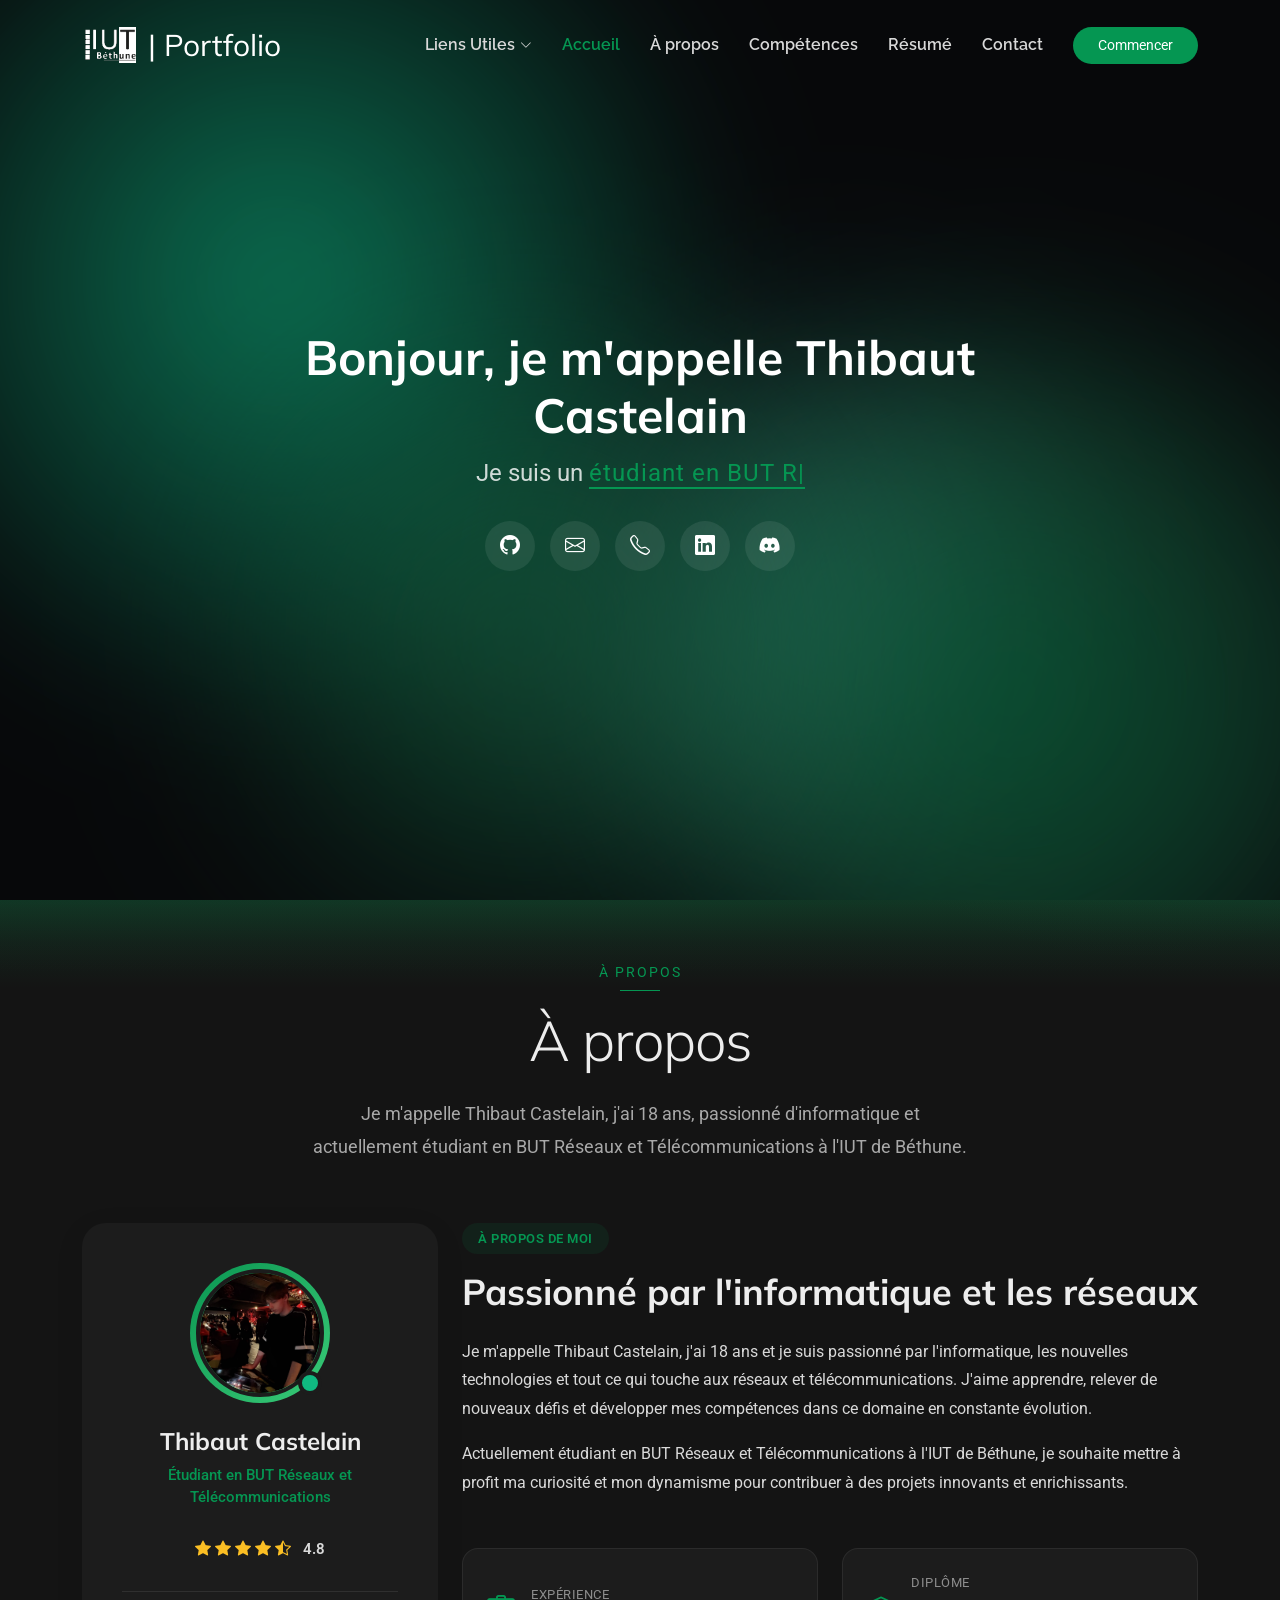
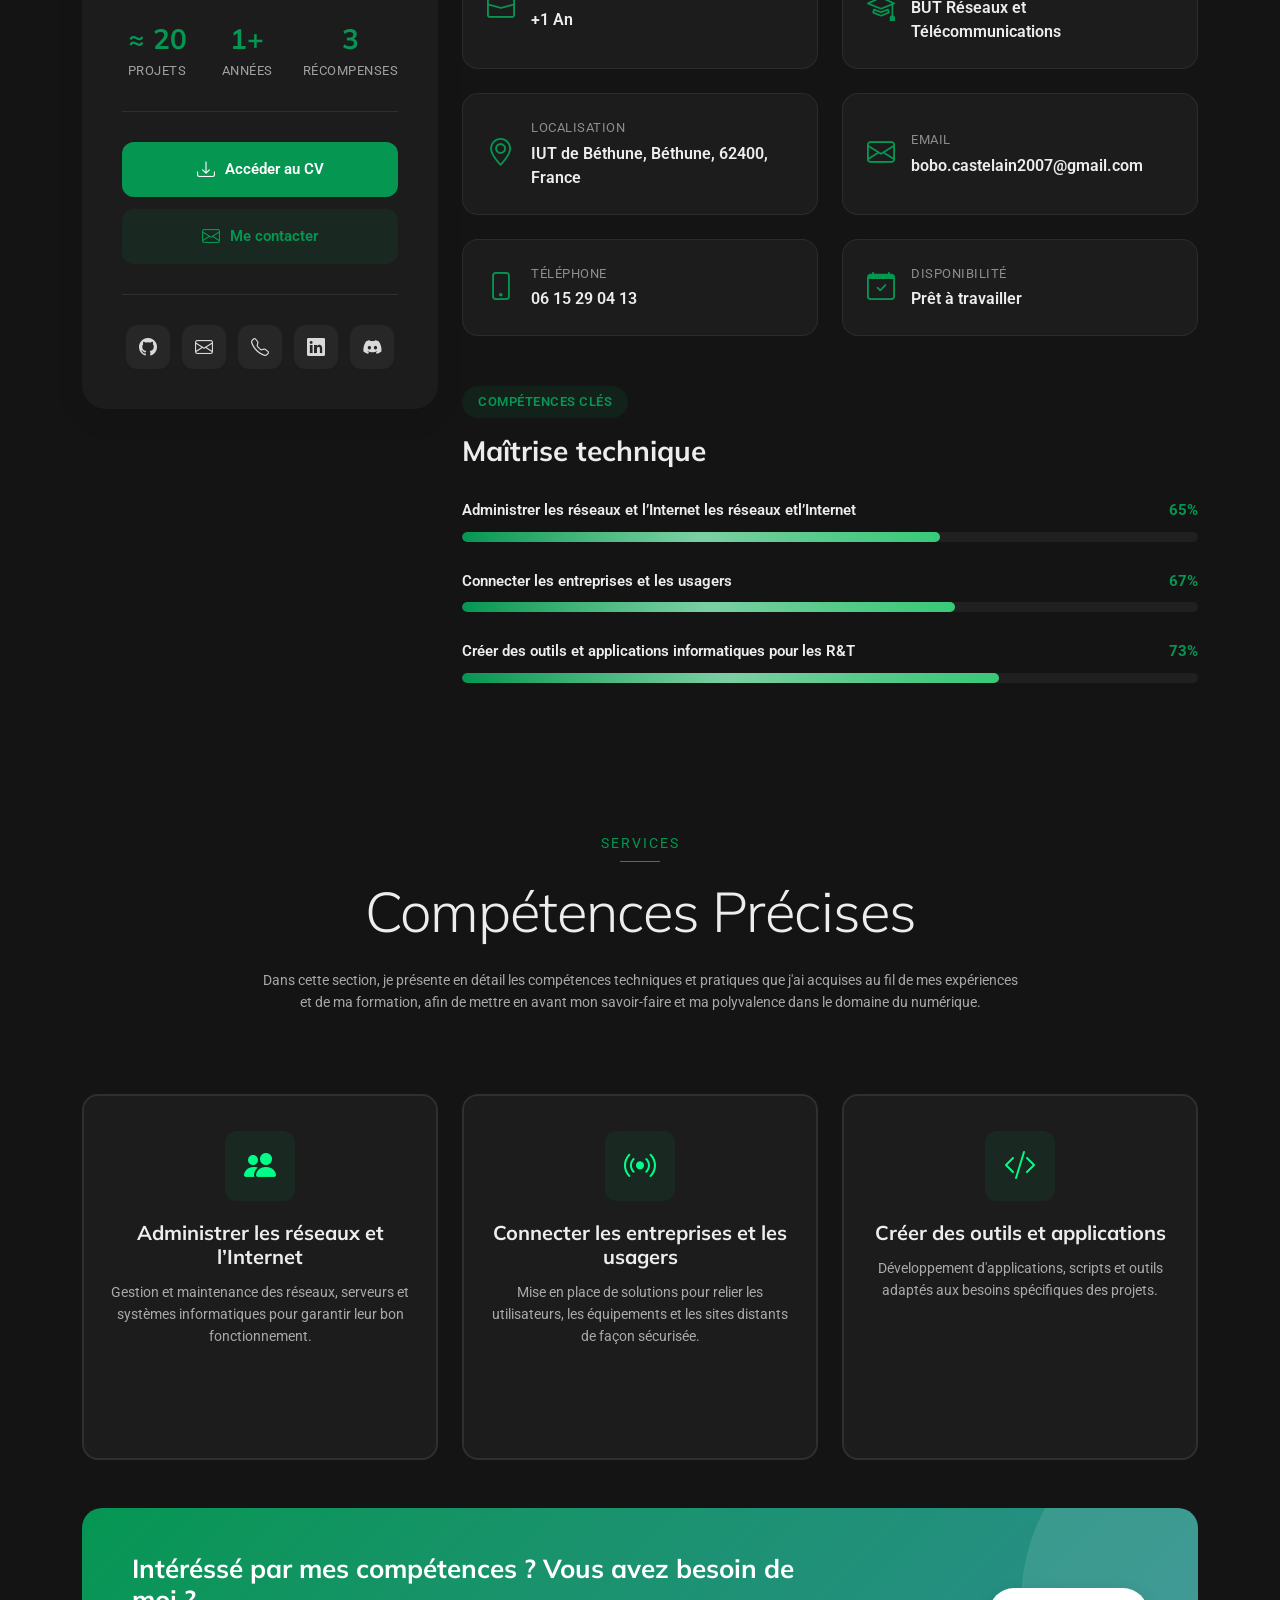
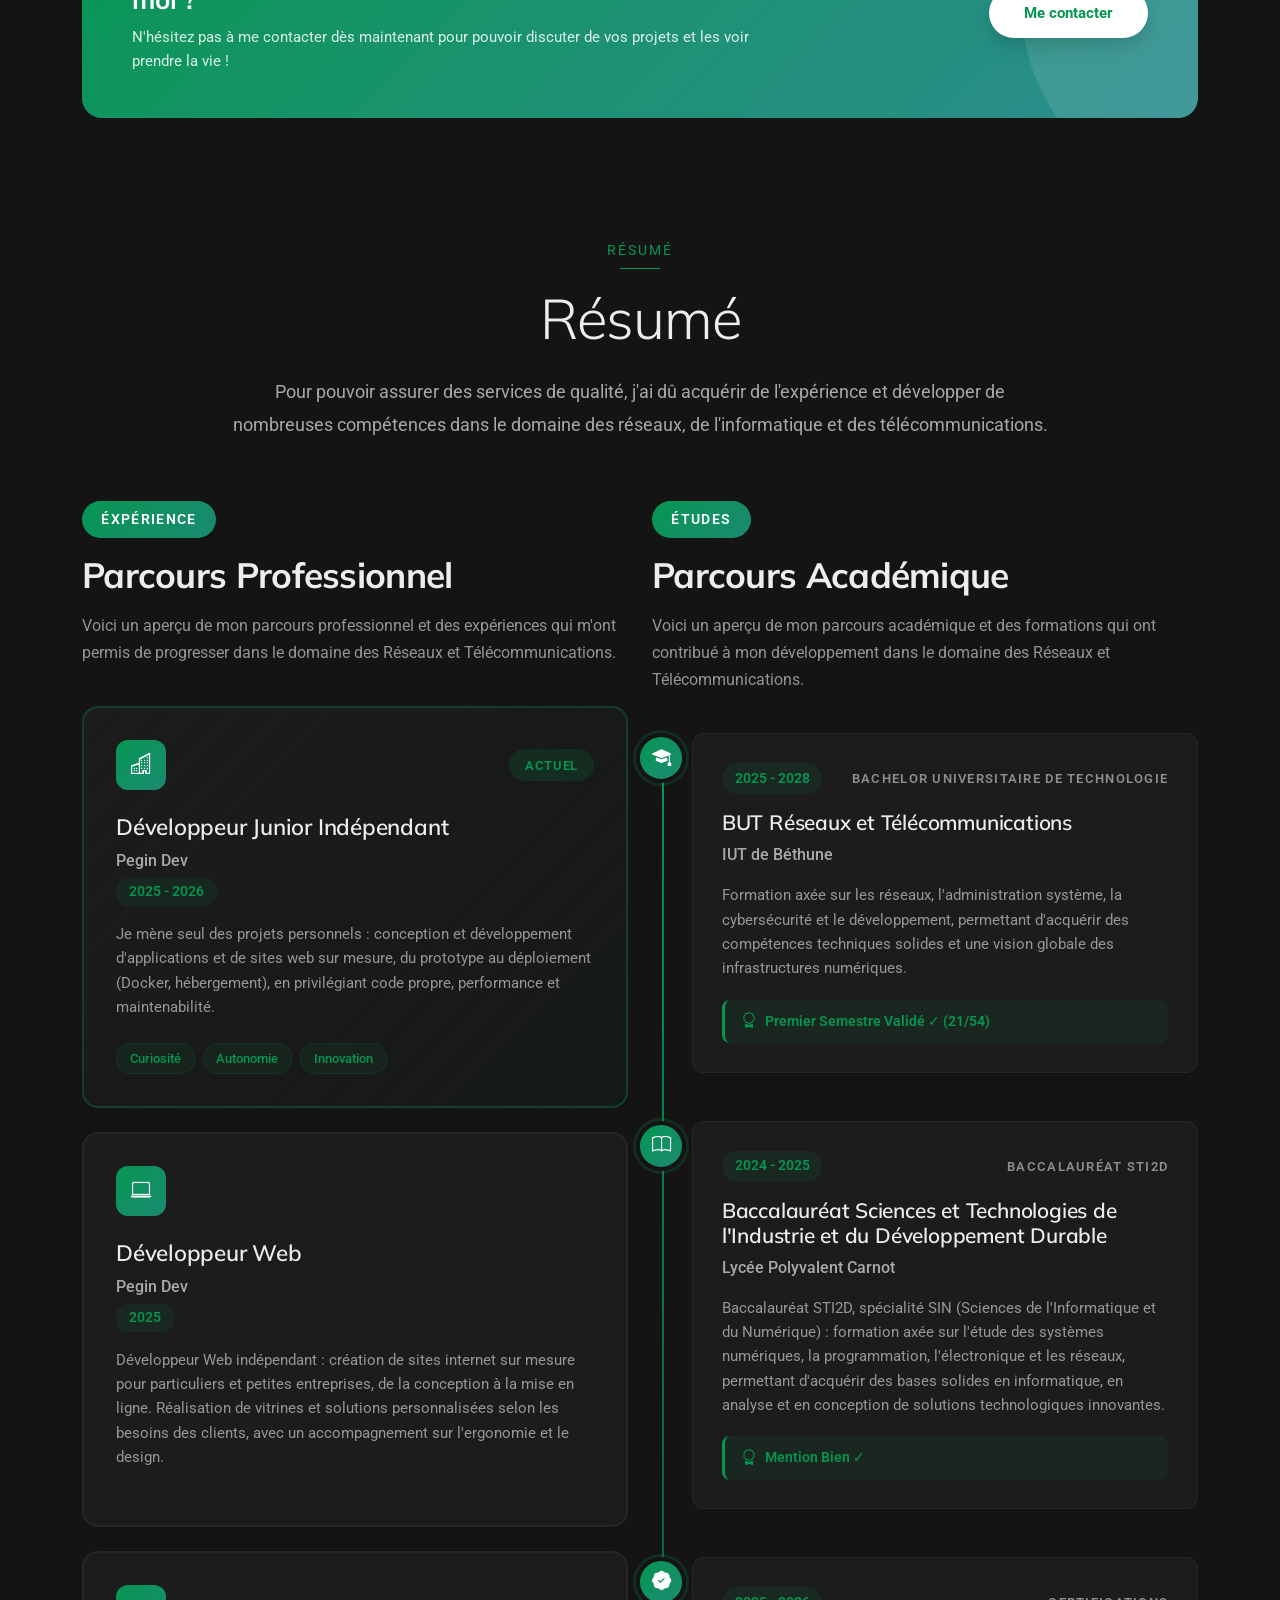
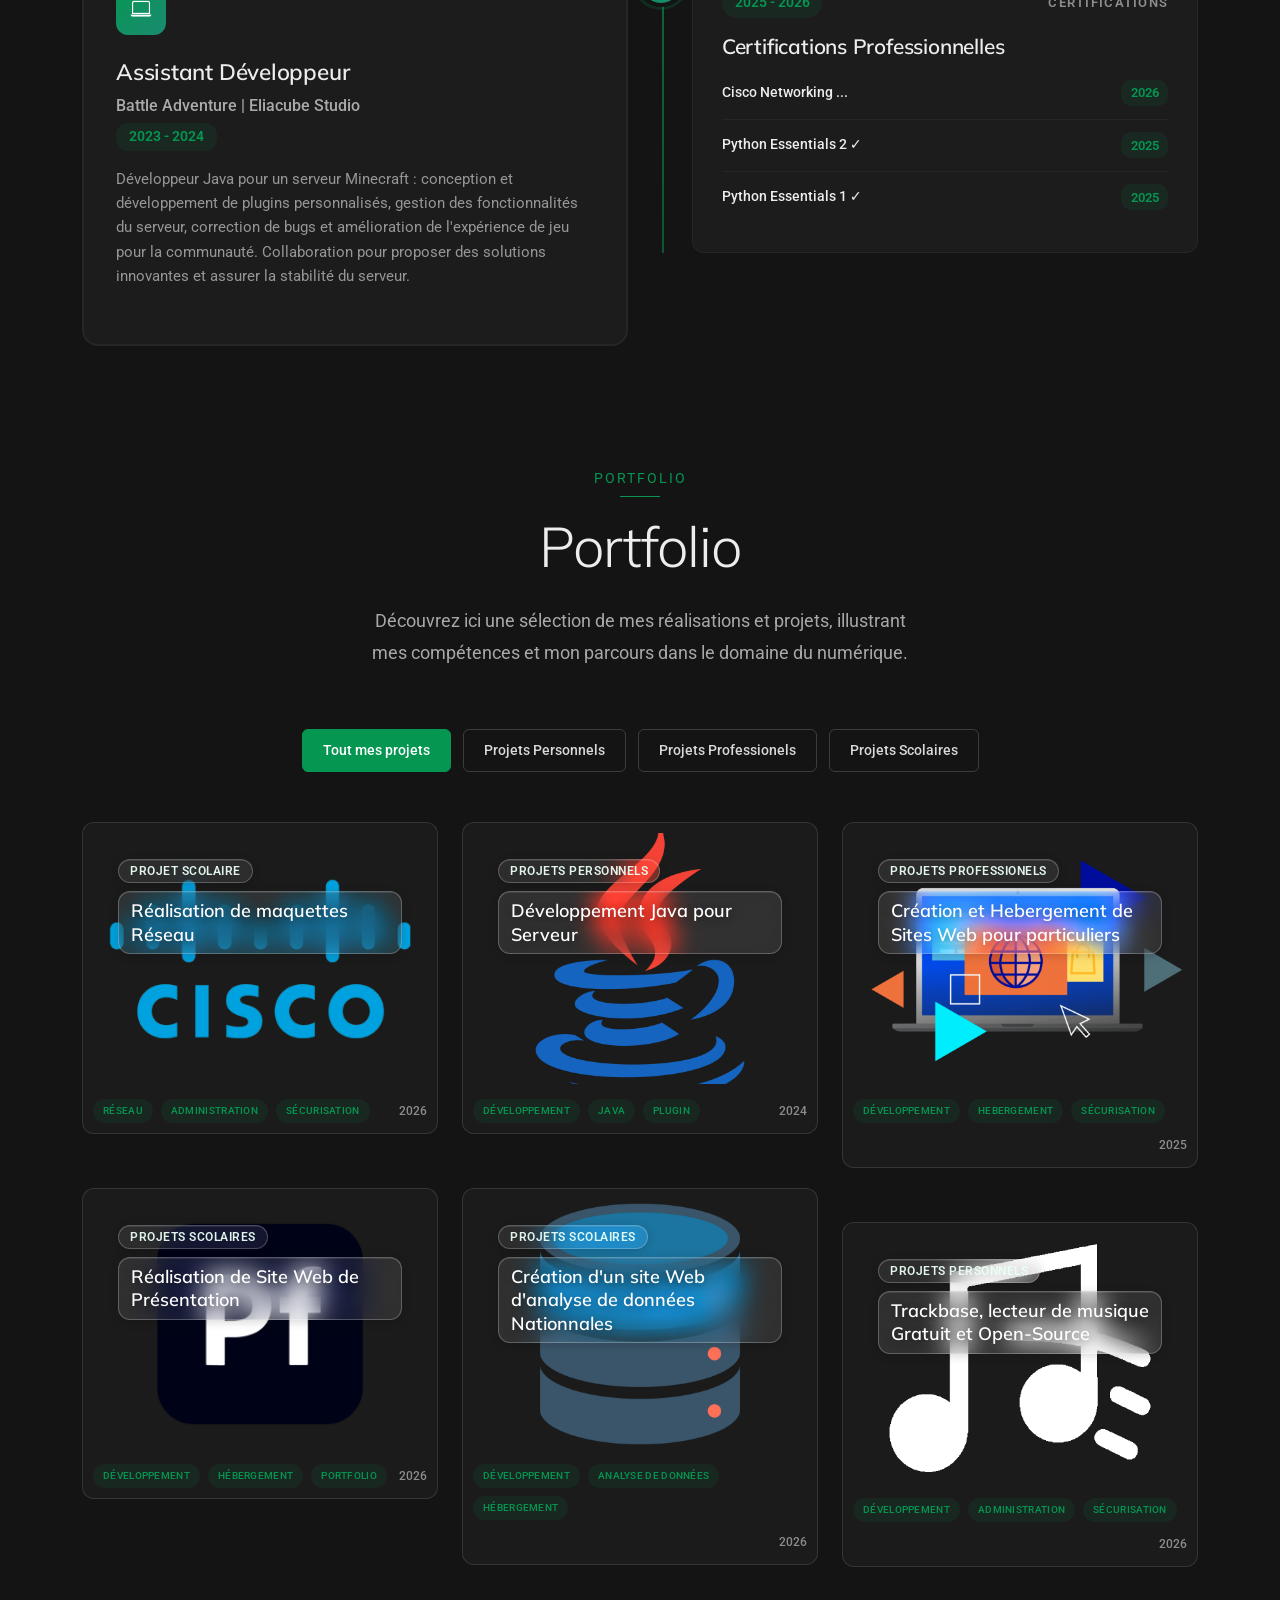
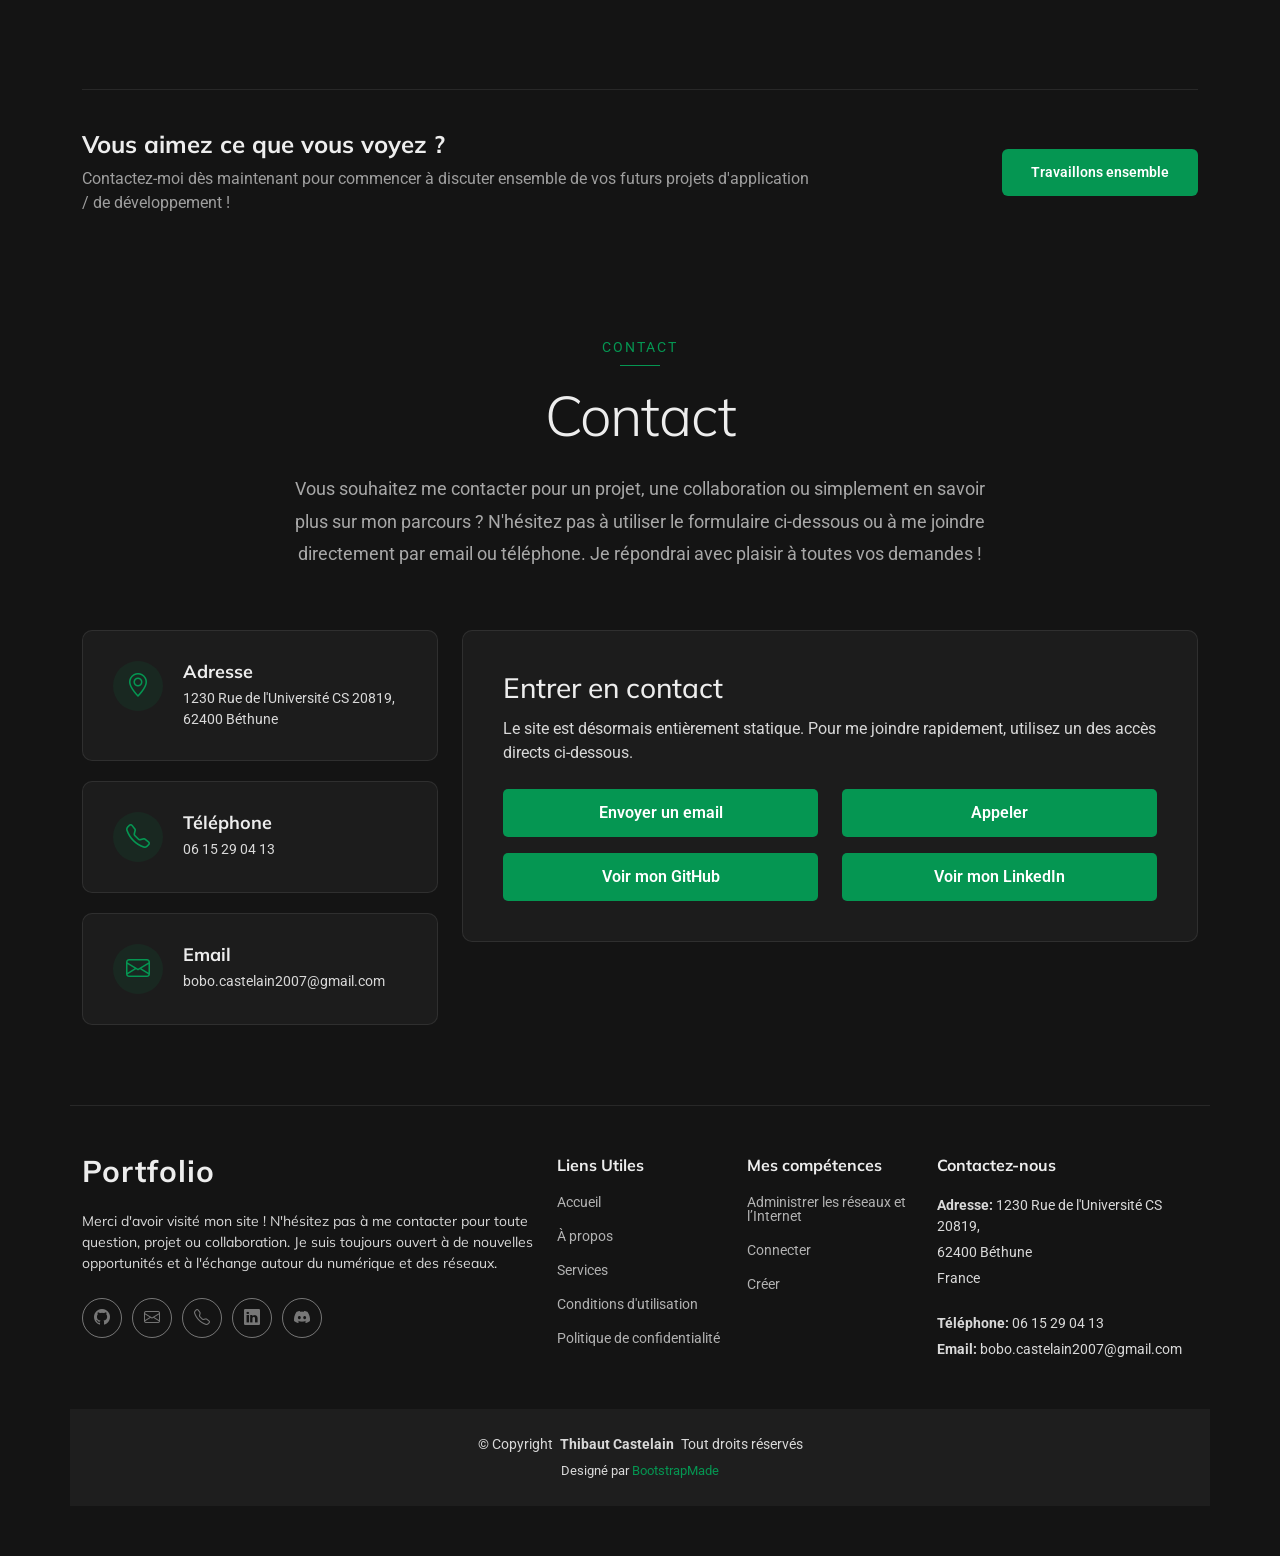
<file: iut-site/index.html>
<!DOCTYPE html>
<html lang="en">

<head>
  <meta charset="utf-8">
  <meta content="width=device-width, initial-scale=1.0" name="viewport">
  <title>Index | Portfolio de Thibaut Castelain</title>
  <meta name="description" content="">
  <meta name="keywords" content="">

  
  <link href="assets/img/favicon.png" rel="icon">
  <link href="assets/img/apple-touch-icon.png" rel="apple-touch-icon">

  
  <link href="https://fonts.googleapis.com" rel="preconnect">
  <link href="https://fonts.gstatic.com" rel="preconnect" crossorigin>
  <link href="https://fonts.googleapis.com/css2?family=Roboto:ital,wght@0,100;0,300;0,400;0,500;0,700;0,900;1,100;1,300;1,400;1,500;1,700;1,900&family=Raleway:ital,wght@0,100;0,200;0,300;0,400;0,500;0,600;0,700;0,800;0,900;1,100;1,200;1,300;1,400;1,500;1,600;1,700;1,800;1,900&family=Mulish:ital,wght@0,200;0,300;0,400;0,500;0,600;0,700;0,800;0,900;1,200;1,300;1,400;1,500;1,600;1,700;1,800;1,900&display=swap" rel="stylesheet">

  
  <link href="assets/vendor/bootstrap/css/bootstrap.min.css" rel="stylesheet">
  <link href="assets/vendor/bootstrap-icons/bootstrap-icons.css" rel="stylesheet">
  <link href="assets/vendor/aos/aos.css" rel="stylesheet">

  
  <link href="assets/css/main.css" rel="stylesheet">

  
</head>

<body class="index-page">

  <header id="header" class="header d-flex align-items-center fixed-top">
    <div class="container-fluid container-xl position-relative d-flex align-items-center">

      <a href="index.html" class="logo d-flex align-items-center me-auto">
        <img src="assets/img/iutlogo.png" alt="Logo IUT" style="height:48px; margin-right:12px;">
        <h1 class="sitename">| Portfolio</h1>
      </a>

      <nav id="navmenu" class="navmenu">
        <ul>
          <li class="dropdown"><a href="#"><span>Liens Utiles</span> <i class="bi bi-chevron-down toggle-dropdown"></i></a>
            <ul>
              <li><a href="#">CV</a></li>
              <li><a href="#contact">Me contacter</a></li>
            </ul>
          </li>
          <li><a href="#hero" class="active">Accueil</a></li>
          <li><a href="#about">À propos</a></li>
          <li><a href="#services">Compétences</a></li>
          <li><a href="#resume">Résumé</a></li>
          <li><a href="#contact">Contact</a></li>
        </ul>
        <i class="mobile-nav-toggle d-xl-none bi bi-list"></i>
      </nav>

      <a class="btn-getstarted" href="#about">Commencer</a>

    </div>
  </header>

  <main class="main">

    
    <section id="hero" class="hero section dark-background">

      <div class="hero-bg-animation" aria-hidden="true"> 
        <div class="hero-bg-gradient"></div>
        <div class="hero-bg-orb"></div>
      </div>

      <div class="container" data-aos="fade-up" data-aos-delay="100">
        <div class="row justify-content-center">
          <div class="col-lg-8 text-center">
            <h2>Bonjour, je m'appelle Thibaut Castelain</h2>
            <p>Je suis un <span class="typed" data-typed-items="étudiant en BUT Réseaux et Télécommunications"></span><span class="typed-cursor" aria-hidden="true"></span></p>
            <div class="social-links">
              <a href="https://github.com/thibscaast" target="_blank"><i class="bi bi-github"></i></a>
              <a href="mailto:bobo.castelain2007@gmail.com"><i class="bi bi-envelope"></i></a>
              <a href="#" id="phoneBtn" class="copy-trigger" title="Copier le numéro" data-copy-value="06 15 29 04 13" data-copy-success="Copié">
                <i class="bi bi-telephone"></i>
                <span class="copy-feedback" aria-hidden="true">Copié</span>
              </a>
              <a href="https://www.linkedin.com/in/thibaut-castelain-a918403a0/" target="_blank"><i class="bi bi-linkedin"></i></a>
              <a href="#" id="discordBtn" class="copy-trigger" title="Copier le pseudo Discord" data-copy-value="thibaut10565" data-copy-success="Copié">
                <i class="bi bi-discord"></i>
                <span class="copy-feedback" aria-hidden="true">Copié</span>
              </a>
            </div>
          </div>
        </div>
      </div>

    </section>

    
    <section id="about" class="about section">

      
      <div class="container section-title" data-aos="fade-up">
        <span class="subtitle">À propos</span>
        <h2>À propos</h2>
        <p>Je m'appelle Thibaut Castelain, j'ai 18 ans, passionné d'informatique et actuellement étudiant en BUT Réseaux et Télécommunications à l'IUT de Béthune.</p>
      </div>

      <div class="container" data-aos="fade-up" data-aos-delay="100">

        <div class="row gy-5">
          <div class="col-lg-4" data-aos="zoom-in" data-aos-delay="150">
            <div class="profile-card">
              <div class="profile-header">
                <div class="profile-avatar">
                  <img src="assets/img/person/profile-picture.jpg" class="img-fluid" alt="Photo de profil de Thibaut Castelain">
                  <div class="status-indicator"></div>
                </div>
                <h3>Thibaut Castelain</h3>
                <span class="role">Étudiant en BUT Réseaux et Télécommunications</span>
                <div class="rating">
                  <i class="bi bi-star-fill"></i>
                  <i class="bi bi-star-fill"></i>
                  <i class="bi bi-star-fill"></i>
                  <i class="bi bi-star-fill"></i>
                  <i class="bi bi-star-half"></i>
                  <span>4.8</span>
                </div>
              </div>

              <div class="profile-stats">
                <div class="stat-item">
                  <h4>≈ 20</h4>
                  <p>Projets</p>
                </div>
                <div class="stat-item">
                  <h4>1+</h4>
                  <p>Années</p>
                </div>
                <div class="stat-item">
                  <h4>3</h4>
                  <p>Récompenses</p>
                </div>
              </div>

              <div class="profile-actions">
                <a href="#" class="btn-primary"><i class="bi bi-download"></i>Accéder au CV</a>
                <a href="#contact" class="btn-secondary"><i class="bi bi-envelope"></i> Me contacter</a>
              </div>

              <div class="social-connect">
                <a href="https://github.com/thibscaast" target="_blank"><i class="bi bi-github"></i></a>
                <a href="mailto:bobo.castelain2007@gmail.com"><i class="bi bi-envelope"></i></a>
                <a href="#" id="profilePhoneBtn" class="copy-trigger" title="Copier le numéro" data-copy-value="06 15 29 04 13" data-copy-success="Copié">
                  <i class="bi bi-telephone"></i>
                  <span class="copy-feedback" aria-hidden="true">Copié</span>
                </a>
                <a href="https://www.linkedin.com/in/thibaut-castelain-a918403a0/" target="_blank"><i class="bi bi-linkedin"></i></a>
                <a href="#" id="profileDiscordBtn" class="copy-trigger" title="Copier le pseudo Discord" data-copy-value="thibaut10565" data-copy-success="Copié">
                  <i class="bi bi-discord"></i>
                  <span class="copy-feedback" aria-hidden="true">Copié</span>
                </a>
              </div>
            </div>
          </div>

          <div class="col-lg-8" data-aos="fade-left" data-aos-delay="200">
            <div class="content-wrapper">
              <div class="bio-section">
                <div class="section-tag">À propos de moi</div>
                <h2>Passionné par l'informatique et les réseaux</h2>
                <p>Je m'appelle Thibaut Castelain, j'ai 18 ans et je suis passionné par l'informatique, les nouvelles technologies et tout ce qui touche aux réseaux et télécommunications. J'aime apprendre, relever de nouveaux défis et développer mes compétences dans ce domaine en constante évolution.</p>
                <p>Actuellement étudiant en BUT Réseaux et Télécommunications à l'IUT de Béthune, je souhaite mettre à profit ma curiosité et mon dynamisme pour contribuer à des projets innovants et enrichissants.</p>
              </div>

              <div class="details-grid">
                <div class="detail-item" data-aos="fade-up" data-aos-delay="250">
                  <i class="bi bi-briefcase"></i>
                  <div class="detail-content">
                    <span>Expérience</span>
                    <strong>+1 An</strong>
                  </div>
                </div>

                <div class="detail-item" data-aos="fade-up" data-aos-delay="300">
                  <i class="bi bi-mortarboard"></i>
                  <div class="detail-content">
                    <span>Diplôme</span>
                    <strong>BUT Réseaux et Télécommunications</strong>
                  </div>
                </div>

                <div class="detail-item" data-aos="fade-up" data-aos-delay="350">
                  <i class="bi bi-geo-alt"></i>
                  <div class="detail-content">
                    <span>Localisation</span>
                    <strong>IUT de Béthune, Béthune, 62400, France</strong>
                  </div>
                </div>

                <div class="detail-item" data-aos="fade-up" data-aos-delay="100">
                  <i class="bi bi-envelope"></i>
                  <div class="detail-content">
                    <span>Email</span>
                    <strong>bobo.castelain2007@gmail.com</strong>
                  </div>
                </div>

                <div class="detail-item" data-aos="fade-up" data-aos-delay="150">
                  <i class="bi bi-phone"></i>
                  <div class="detail-content">
                    <span>Téléphone</span>
                    <strong>06 15 29 04 13</strong>
                  </div>
                </div>

                <div class="detail-item" data-aos="fade-up" data-aos-delay="200">
                  <i class="bi bi-calendar-check"></i>
                  <div class="detail-content">
                    <span>Disponibilité</span>
                    <strong>Prêt à travailler</strong>
                  </div>
                </div>
              </div>

              <div class="skills-showcase" data-aos="fade-up" data-aos-delay="250">
                <div class="section-tag">Compétences clés</div>
                <h3>Maîtrise technique</h3>

                <div class="skills-list skills-animation">
                  <div class="skill-item">
                    <div class="skill-info">
                      <span class="skill-name"> Administrer les réseaux et l’Internet les réseaux etl’Internet</span>
                      <span class="skill-percent">65%</span>
                    </div>
                    <div class="progress">
                      <div class="progress-bar" role="progressbar" aria-valuenow="65" aria-valuemin="0" aria-valuemax="100"></div>
                    </div>
                  </div>

                  <div class="skill-item">
                    <div class="skill-info">
                      <span class="skill-name">Connecter les entreprises et les usagers</span>
                      <span class="skill-percent">67%</span>
                    </div>
                    <div class="progress">
                      <div class="progress-bar" role="progressbar" aria-valuenow="67" aria-valuemin="0" aria-valuemax="100"></div>
                    </div>
                  </div>

                  <div class="skill-item">
                    <div class="skill-info">
                      <span class="skill-name">Créer des outils et applications informatiques pour les R&amp;T</span>
                      <span class="skill-percent">73%</span>
                    </div>
                    <div class="progress">
                      <div class="progress-bar" role="progressbar" aria-valuenow="73" aria-valuemin="0" aria-valuemax="100"></div>
                    </div>
                  </div>
                </div>
              </div>
            </div>
          </div>
        </div>

      </div>

    </section>

    
    <section id="resume" class="resume section">

      
      <div class="container section-title" data-aos="fade-up">
        <span class="subtitle">Résumé</span>
        <h2>Résumé</h2>
        <p>Pour pouvoir assurer des services de qualité, j'ai dû acquérir de l'expérience et développer de nombreuses compétences dans le domaine des réseaux, de l'informatique et des télécommunications.</p>
      </div>

      <div class="container" data-aos="fade-up" data-aos-delay="100">

        <div class="row gy-5">
          <div class="col-lg-6">
            <div class="experience-section">
              <div class="section-header" data-aos="fade-right" data-aos-delay="200">
                <div class="header-content">
                  <span class="section-badge">Éxpérience</span>
                  <h2>Parcours Professionnel</h2>
                  <p>Voici un aperçu de mon parcours professionnel et des expériences qui m'ont permis de progresser dans le domaine des Réseaux et Télécommunications.</p>
                </div>
              </div>

              <div class="experience-cards">
                <div class="exp-card featured" data-aos="zoom-in" data-aos-delay="300">
                  <div class="card-header">
                    <div class="company-logo">
                      <i class="bi bi-buildings"></i>
                    </div>
                    <div class="period-badge">Actuel</div>
                  </div>
                  <div class="card-body">
                    <h3>Développeur Junior Indépendant</h3>
                    <p class="company-name">Pegin Dev</p>
                    <span class="duration">2025 - 2026</span>
                    <p class="description">Je mène seul des projets personnels : conception et développement d'applications et de sites web sur mesure, du prototype au déploiement (Docker, hébergement), en privilégiant code propre, performance et maintenabilité.</p>
                    <div class="skills-tags">
                      <span class="skill-tag">Curiosité</span>
                      <span class="skill-tag">Autonomie</span>
                      <span class="skill-tag">Innovation</span>
                    </div>
                  </div>
                </div>

                <div class="exp-card" data-aos="zoom-in" data-aos-delay="350">
                  <div class="card-header">
                    <div class="company-logo">
                      <i class="bi bi-laptop"></i>
                    </div>
                  </div>
                  <div class="card-body">
                    <h3>Développeur Web</h3>
                    <p class="company-name">Pegin Dev</p>
                    <span class="duration">2025</span>
                    <p class="description">Développeur Web indépendant : création de sites internet sur mesure pour particuliers et petites entreprises, de la conception à la mise en ligne. Réalisation de vitrines et solutions personnalisées selon les besoins des clients, avec un accompagnement sur l'ergonomie et le design.</p>
                  </div>
                </div>

                <div class="exp-card" data-aos="zoom-in" data-aos-delay="400">
                  <div class="card-header">
                    <div class="company-logo">
                      <i class="bi bi-laptop"></i>
                    </div>
                  </div>
                  <div class="card-body">
                    <h3>Assistant Développeur</h3>
                    <p class="company-name">Battle Adventure | Eliacube Studio</p>
                    <span class="duration">2023 - 2024</span>
                    <p class="description">Développeur Java pour un serveur Minecraft : conception et développement de plugins personnalisés, gestion des fonctionnalités du serveur, correction de bugs et amélioration de l'expérience de jeu pour la communauté. Collaboration pour proposer des solutions innovantes et assurer la stabilité du serveur.</p>
                  </div>
                </div>
              </div>
            </div>
          </div>

          <div class="col-lg-6">
            <div class="education-section">
              <div class="section-header" data-aos="fade-left" data-aos-delay="200">
                <div class="header-content">
                  <span class="section-badge">Études</span>
                  <h2>Parcours Académique</h2>
                  <p>Voici un aperçu de mon parcours académique et des formations qui ont contribué à mon développement dans le domaine des Réseaux et Télécommunications.</p>
                </div>
              </div>

              <div class="education-timeline" data-aos="fade-left" data-aos-delay="300">
                <div class="timeline-track">
                  <div class="timeline-item">
                    <div class="timeline-marker">
                      <i class="bi bi-mortarboard-fill"></i>
                    </div>
                    <div class="timeline-content">
                      <div class="education-meta">
                        <span class="year-range">2025 - 2028</span>
                        <span class="degree-level">Bachelor Universitaire de Technologie</span>
                      </div>
                      <h4>BUT Réseaux et Télécommunications</h4>
                      <p class="institution">IUT de Béthune</p>
                      <p class="description">Formation axée sur les réseaux, l'administration système, la cybersécurité et le développement, permettant d'acquérir des compétences techniques solides et une vision globale des infrastructures numériques.</p>
                      <div class="achievement">
                        <i class="bi bi-award"></i>
                        <span>Premier Semestre Validé ✓ (21/54)</span>
                      </div>
                    </div>
                  </div>

                  <div class="timeline-item">
                    <div class="timeline-marker">
                      <i class="bi bi-book"></i>
                    </div>
                    <div class="timeline-content">
                      <div class="education-meta">
                        <span class="year-range">2024 - 2025</span>
                        <span class="degree-level">Baccalauréat STI2D</span>
                      </div>
                      <h4>Baccalauréat Sciences et Technologies de l'Industrie et du Développement Durable</h4>
                      <p class="institution">Lycée Polyvalent Carnot</p>
                      <p class="description">Baccalauréat STI2D, spécialité SIN (Sciences de l'Informatique et du Numérique) : formation axée sur l'étude des systèmes numériques, la programmation, l'électronique et les réseaux, permettant d'acquérir des bases solides en informatique, en analyse et en conception de solutions technologiques innovantes.</p>
                      <div class="achievement">
                        <i class="bi bi-award"></i>
                        <span>Mention Bien ✓</span>
                      </div>
                    </div>
                  </div>

                  <div class="timeline-item">
                    <div class="timeline-marker">
                      <i class="bi bi-patch-check-fill"></i>
                    </div>
                    <div class="timeline-content">
                      <div class="education-meta">
                        <span class="year-range">2025 - 2026</span>
                        <span class="degree-level">Certifications</span>
                      </div>
                      <h4>Certifications Professionnelles</h4>
                      <div class="certifications-list">
                        <div class="cert-item">
                          <span class="cert-name">Cisco Networking ...</span>
                          <span class="cert-year">2026</span>
                        </div>
                        <div class="cert-item">
                          <span class="cert-name">Python Essentials 2 ✓</span>
                          <span class="cert-year">2025
                          </span>
                        </div>
                        <div class="cert-item">
                          <span class="cert-name">Python Essentials 1 ✓</span>
                          <span class="cert-year">2025</span>
                        </div>
                      </div>
                    </div>
                  </div>
                </div>
              </div>
            </div>
          </div>
        </div>

      </div>

    </section>

    
    <section id="services" class="services section">

      
      <div class="container section-title" data-aos="fade-up">
        <span class="subtitle">Services</span>
        <h2>Compétences Précises</h2>
        <p>Dans cette section, je présente en détail les compétences techniques et pratiques que j'ai acquises au fil de mes expériences et de ma formation, afin de mettre en avant mon savoir-faire et ma polyvalence dans le domaine du numérique.</p>
      </div>

      <div class="container" data-aos="fade-up" data-aos-delay="100">

        <div class="row gy-4 justify-content-center services-grid">

          <!-- Ligne : 3 cases centrées -->
          <div class="col-lg-4 col-md-6" data-aos="zoom-in" data-aos-delay="100">
            <div class="service-item">
              <div class="icon-wrapper" style="font-size:2.5rem; color:#00ff88;"><i class="bi bi-people-fill"></i></div>
              <h4>Administrer les réseaux et l’Internet</h4>
              <p>Gestion et maintenance des réseaux, serveurs et systèmes informatiques pour garantir leur bon fonctionnement.</p>
              <a href="competence.html#administrer" class="service-hover-btn">En savoir plus</a>
            </div>
          </div>
          <div class="col-lg-4 col-md-6" data-aos="zoom-in" data-aos-delay="200">
            <div class="service-item">
              <div class="icon-wrapper" style="font-size:2.5rem; color:#00ff88;"><i class="bi bi-broadcast"></i></div>
              <h4>Connecter les entreprises et les usagers</h4>
              <p>Mise en place de solutions pour relier les utilisateurs, les équipements et les sites distants de façon sécurisée.</p>
              <a href="competence.html#connecter" class="service-hover-btn">En savoir plus</a>
            </div>
          </div>
          <div class="col-lg-4 col-md-6" data-aos="zoom-in" data-aos-delay="300">
            <div class="service-item">
              <div class="icon-wrapper" style="font-size:2.5rem; color:#00ff88;"><i class="bi bi-code-slash"></i></div>
              <h4>Créer des outils et applications</h4>
              <p>Développement d'applications, scripts et outils adaptés aux besoins spécifiques des projets.</p>
              <a href="competence.html#creer" class="service-hover-btn">En savoir plus</a>
            </div>
          </div>
          

          <!-- Ligne du bas : 3 cases sur la même ligne -->
          

        </div>

        <div class="row mt-5">
          <div class="col-12" data-aos="fade-up" data-aos-delay="200">
            <div class="cta-box">
              <div class="row align-items-center">
                <div class="col-lg-8">
                  <h3>Intéréssé par mes compétences ? Vous avez besoin de moi ?</h3>
                  <p>N'hésitez pas à me contacter dès maintenant pour pouvoir discuter de vos projets et les voir prendre la vie !</p>
                </div>
                <div class="col-lg-4 text-lg-end text-center">
                  <a href="#contact" class="cta-btn">Me contacter</a>
                </div>
              </div>
            </div>
          </div>
        </div>

      </div>

    </section>

    
    <section id="portfolio" class="portfolio section">

      
      <div class="container section-title" data-aos="fade-up">
        <span class="subtitle">Portfolio</span>
        <h2>Portfolio</h2>
        <p>Découvrez ici une sélection de mes réalisations et projets, illustrant mes compétences et mon parcours dans le domaine du numérique.</p>
      </div>

      <div class="container" data-aos="fade-up" data-aos-delay="100">

        <div class="isotope-layout" data-default-filter="*" data-layout="masonry" data-sort="original-order">
          <ul class="portfolio-filters isotope-filters" data-aos="fade-up" data-aos-delay="200">
            <li data-filter="*" class="filter-active">Tout mes projets</li>
            <li data-filter=".filter-creative">Projets Personnels</li>
            <li data-filter=".filter-digital">Projets Professionels</li>
            <li data-filter=".filter-strategy">Projets Scolaires</li>
          </ul>

          <div class="row gy-4 isotope-container" data-aos="fade-up" data-aos-delay="300">
                        <div class="col-lg-4 col-md-6 portfolio-item isotope-item filter-strategy">
                          <div class="portfolio-card">
                            <div class="portfolio-image-container">
                              <img src="assets/img/cisco.png" alt="Réalisation de maquettes réseau" style="width:100%;height:100%;object-fit:cover;">
                              <div class="portfolio-overlay">
                                <div class="portfolio-info">
                                  <span class="project-category">Projet Scolaire</span>
                                  <h4>Réalisation de maquettes Réseau</h4>
                                </div>
                                <div class="portfolio-actions">
                                  <a href="projet.html#maquettes-reseau" class="portfolio-details">
                                    <span class="action-label">En savoir plus</span>
                                    <i class="bi bi-arrow-right"></i>
                                  </a>
                                </div>
                              </div>
                            </div>
                            <div class="portfolio-meta">
                              <div class="project-tags">
                                <span class="tag">Réseau</span>
                                <span class="tag">Administration</span>
                                <span class="tag">Sécurisation</span>
                              </div>
                              <div class="project-year">2026</div>
                            </div>
                          </div>
                        </div>


            <div class="col-lg-4 col-md-6 portfolio-item isotope-item filter-creative">
              <div class="portfolio-card">
                <div class="portfolio-image-container">
                  <img src="assets/img/java.png" alt="Développement Java pour Serveur" class="centered-thumb" style="width:100%;height:100%;object-fit:cover;border-radius:12px;">
                  <div class="portfolio-overlay">
                    <div class="portfolio-info">
                      <span class="project-category">Projets Personnels</span>
                      <h4>Développement Java pour Serveur</h4>
                    </div>
                    <div class="portfolio-actions">
                      <a href="projet.html#java-serveur" class="portfolio-details">
                        <span class="action-label">En savoir plus</span>
                        <i class="bi bi-arrow-right"></i>
                      </a>
                    </div>
                  </div>
                </div>
                <div class="portfolio-meta">
                  <div class="project-tags">
                    <span class="tag">Développement</span>
                    <span class="tag">Java</span>
                    <span class="tag">Plugin</span>
                  </div>
                  <div class="project-year">2024</div>
                </div>
              </div>
            </div>

            <div class="col-lg-4 col-md-6 portfolio-item isotope-item filter-digital">
              <div class="portfolio-card">
                <div class="portfolio-image-container">
                  <img src="assets/img/web.png" alt="Création et Hébergement de Sites Web" style="width:100%;height:100%;object-fit:cover;border-radius:12px;">
                  <div class="portfolio-overlay">
                    <div class="portfolio-info">
                      <span class="project-category">Projets Professionels</span>
                      <h4>Création et Hebergement de Sites Web pour particuliers</h4>
                    </div>
                    <div class="portfolio-actions">
                      <a href="projet.html#sites-web" class="portfolio-details">
                        <span class="action-label">En savoir plus</span>
                        <i class="bi bi-arrow-right"></i>
                      </a>
                    </div>
                  </div>
                </div>
                <div class="portfolio-meta">
                  <div class="project-tags">
                    <span class="tag">Développement</span>
                    <span class="tag">Hebergement</span> 
                    <span class="tag">Sécurisation</span>
                  </div>
                  <div class="project-year">2025</div>
                </div>
              </div>
            </div>

            <div class="col-lg-4 col-md-6 portfolio-item isotope-item filter-strategy">
              <div class="portfolio-card">
                <div class="portfolio-image-container">
                  <img src="assets/img/portfolio.png" alt="Réalisation de Site Web de Présentation" style="width:100%;height:100%;object-fit:cover;border-radius:12px;">
                  <div class="portfolio-overlay">
                    <div class="portfolio-info">
                      <span class="project-category">Projets Scolaires</span>
                      <h4>Réalisation de Site Web de Présentation</h4>
                    </div>
                    <div class="portfolio-actions">
                      <a href="projet.html#site-presentation" class="portfolio-details">
                        <span class="action-label">En savoir plus</span>
                        <i class="bi bi-arrow-right"></i>
                      </a>
                    </div>
                  </div>
                </div>
                <div class="portfolio-meta">
                  <div class="project-tags">
                    <span class="tag">Développement</span>
                    <span class="tag">Hébergement</span>
                    <span class="tag">Portfolio</span>
                  </div>
                  <div class="project-year">2026</div>
                </div>
              </div>
            </div>

            <div class="col-lg-4 col-md-6 portfolio-item isotope-item filter-development filter-strategy">
              <div class="portfolio-card">
                <div class="portfolio-image-container">
                  <img src="assets/img/analysedonnee.webp" alt="Site d'analyse de données" style="width:100%;height:100%;object-fit:cover;border-radius:12px;">
                  <div class="portfolio-overlay">
                    <div class="portfolio-info">
                      <span class="project-category">Projets Scolaires</span>
                      <h4>Création d'un site Web d'analyse de données Nationnales</h4>
                    </div>
                    <div class="portfolio-actions">
                      <a href="projet.html#analyse-donnees" class="portfolio-details">
                        <span class="action-label">En savoir plus</span>
                        <i class="bi bi-arrow-right"></i>
                      </a>
                    </div>
                  </div>
                </div>
                <div class="portfolio-meta">
                  <div class="project-tags">
                    <span class="tag">Développement</span>
                    <span class="tag">Analyse de Données</span>
                    <span class="tag">Hébergement</span>
                  </div>
                  <div class="project-year">2026</div>
                </div>
              </div>
            </div>

            <div class="col-lg-4 col-md-6 portfolio-item isotope-item filter-creative">
              <div class="portfolio-card">
                <div class="portfolio-image-container">
                  <img src="assets/img/trackbase.png" alt="Trackbase lecteur de musique" style="width:100%;height:100%;object-fit:cover;border-radius:12px;">
                  <div class="portfolio-overlay">
                    <div class="portfolio-info">
                      <span class="project-category">Projets Personnels</span>
                      <h4>Trackbase, lecteur de musique Gratuit et Open-Source</h4>
                    </div>
                    <div class="portfolio-actions">
                      <a href="projet.html#trackbase" class="portfolio-details">
                        <span class="action-label">En savoir plus</span>
                        <i class="bi bi-arrow-right"></i>
                      </a>
                    </div>
                  </div>
                </div>
                <div class="portfolio-meta">
                  <div class="project-tags">
                    <span class="tag">Développement</span>
                    <span class="tag">Administration</span>
                    <span class="tag">Sécurisation</span>
                  </div>
                  <div class="project-year">2026</div>
                </div>
              </div>
            </div>
        </div>

        <div class="portfolio-bottom" data-aos="fade-up" data-aos-delay="400">
          <div class="row align-items-center">
            <div class="col-lg-8">
              <h3>Vous aimez ce que vous voyez ?</h3>
              <p>Contactez-moi dès maintenant pour commencer à discuter ensemble de vos futurs projets d'application / de développement !</p>
            </div>
            <div class="col-lg-4 text-lg-end">
              <a href="#contact" class="btn btn-accent">Travaillons ensemble</a>
            </div>
          </div>
        </div>

      </div>

    </section>

    
    <section id="contact" class="contact section">

      
      <div class="container section-title" data-aos="fade-up">
        <span class="subtitle">Contact</span>
        <h2>Contact</h2>
          <p>Vous souhaitez me contacter pour un projet, une collaboration ou simplement en savoir plus sur mon parcours ? N'hésitez pas à utiliser le formulaire ci-dessous ou à me joindre directement par email ou téléphone. Je répondrai avec plaisir à toutes vos demandes !</p>
      </div>

      <div class="container">

        <div class="row gy-4">

          <div class="col-lg-4">
            <div class="info-item">
              <div class="icon-wrapper">
                <i class="bi bi-geo-alt"></i>
              </div>
              <div>
                <h3>Adresse</h3>
                <p>1230 Rue de l'Université CS 20819, 62400 Béthune</p>
              </div>
            </div>

            <div class="info-item">
              <div class="icon-wrapper">
                <i class="bi bi-telephone"></i>
              </div>
              <div>
                <h3>Téléphone</h3>
                <p>06 15 29 04 13</p>
              </div>
            </div>

            <div class="info-item">
              <div class="icon-wrapper">
                <i class="bi bi-envelope"></i>
              </div>
              <div>
                <h3>Email</h3>
                <p>bobo.castelain2007@gmail.com</p>
              </div>
            </div>

          </div>

          <div class="col-lg-8">
            <div class="php-email-form contact-actions-panel">
              <h3>Entrer en contact</h3>
              <p>Le site est désormais entièrement statique. Pour me joindre rapidement, utilisez un des accès directs ci-dessous.</p>
              <div class="row gy-3">
                <div class="col-md-6">
                  <a class="contact-link" href="mailto:bobo.castelain2007@gmail.com">Envoyer un email</a>
                </div>
                <div class="col-md-6">
                  <a class="contact-link" href="tel:+33615290413">Appeler</a>
                </div>
                <div class="col-md-6">
                  <a class="contact-link" href="https://github.com/thibscaast" target="_blank" rel="noopener noreferrer">Voir mon GitHub</a>
                </div>
                <div class="col-md-6">
                  <a class="contact-link" href="https://www.linkedin.com/in/thibaut-castelain-a918403a0/" target="_blank" rel="noopener noreferrer">Voir mon LinkedIn</a>
                </div>
              </div>
            </div>
          </div>

        </div>

      </div>

    </section>

  </main>

  <footer id="footer" class="footer">

    <div class="container footer-top">
      <div class="row gy-4">
        <div class="col-lg-5 col-md-12 footer-about">
          <a href="index.html" class="logo d-flex align-items-center">
            <span class="sitename">Portfolio</span>
          </a>
            <p>Merci d'avoir visité mon site ! N'hésitez pas à me contacter pour toute question, projet ou collaboration. Je suis toujours ouvert à de nouvelles opportunités et à l'échange autour du numérique et des réseaux.</p>
            <div class="social-links d-flex mt-4">
              <a href="https://github.com/thibscaast" target="_blank"><i class="bi bi-github"></i></a>
              <a href="mailto:bobo.castelain2007@gmail.com"><i class="bi bi-envelope"></i></a>
              <a href="#" id="footerPhoneBtn" class="copy-trigger" title="Copier le numéro" data-copy-value="06 15 29 04 13" data-copy-success="Copié">
                <i class="bi bi-telephone"></i>
                <span class="copy-feedback" aria-hidden="true">Copié</span>
              </a>
              <a href="https://www.linkedin.com/in/thibaut-castelain-a918403a0/" target="_blank"><i class="bi bi-linkedin"></i></a>
              <a href="#" id="footerDiscordBtn" class="copy-trigger" title="Copier le pseudo Discord" data-copy-value="thibaut10565" data-copy-success="Copié">
                <i class="bi bi-discord"></i>
                <span class="copy-feedback" aria-hidden="true">Copié</span>
              </a>
            </div>
        </div>

        <div class="col-lg-2 col-6 footer-links">
          <h4>Liens Utiles</h4>
          <ul>
            <li><a href="#">Accueil</a></li>
            <li><a href="#about">À propos</a></li>
            <li><a href="#services">Services</a></li>
            <li><a href="#">Conditions d'utilisation</a></li>
            <li><a href="#">Politique de confidentialité</a></li>
          </ul>
        </div>

        <div class="col-lg-2 col-6 footer-links">
          <h4>Mes compétences</h4>
          <ul>
            <li><a href="#services"> Administrer les réseaux et l’Internet</a></li>
            <li><a href="#services">Connecter</a></li>
            <li><a href="#services">Créer</a></li>
          </ul>
        </div>

        <div class="col-lg-3 col-md-12 footer-contact text-center text-md-start">
          <h4>Contactez-nous</h4>
          <p><strong>Adresse:</strong> 1230 Rue de l'Université CS 20819,</p>
          <p>62400 Béthune</p>
          <p>France</p>
          <p class="mt-4"><strong>Téléphone:</strong> <span>06 15 29 04 13</span></p>
          <p><strong>Email:</strong> <span>bobo.castelain2007@gmail.com</span></p>
        </div>

      </div>
    </div>

    <div class="container copyright text-center mt-4">
      <p>© <span>Copyright</span> <strong class="px-1 sitename">Thibaut Castelain</strong> <span>Tout droits réservés</span></p>
      <div class="credits">
        
        Designé par <a href="https://bootstrapmade.com/">BootstrapMade</a>
      </div>
    </div>

  </footer>

  <!-- Scroll Top -->
  <a href="#" id="scroll-top" class="scroll-top d-flex align-items-center justify-content-center"><i class="bi bi-arrow-up-short"></i></a>

  <!-- Preloader -->
  <div id="preloader"></div>

  <!-- Vendor JS Files -->
  <script src="assets/vendor/bootstrap/js/bootstrap.bundle.min.js"></script>
  <script src="assets/vendor/aos/aos.js"></script>
  <script src="assets/vendor/typed.js/typed.umd.js"></script>
  <script src="assets/vendor/waypoints/noframework.waypoints.js"></script>
  <script src="assets/vendor/imagesloaded/imagesloaded.pkgd.min.js"></script>
  <script src="assets/vendor/isotope-layout/isotope.pkgd.min.js"></script>

  <!-- Main JS File -->
  <script src="assets/js/main.js"></script>

</body>

</html>
</file>
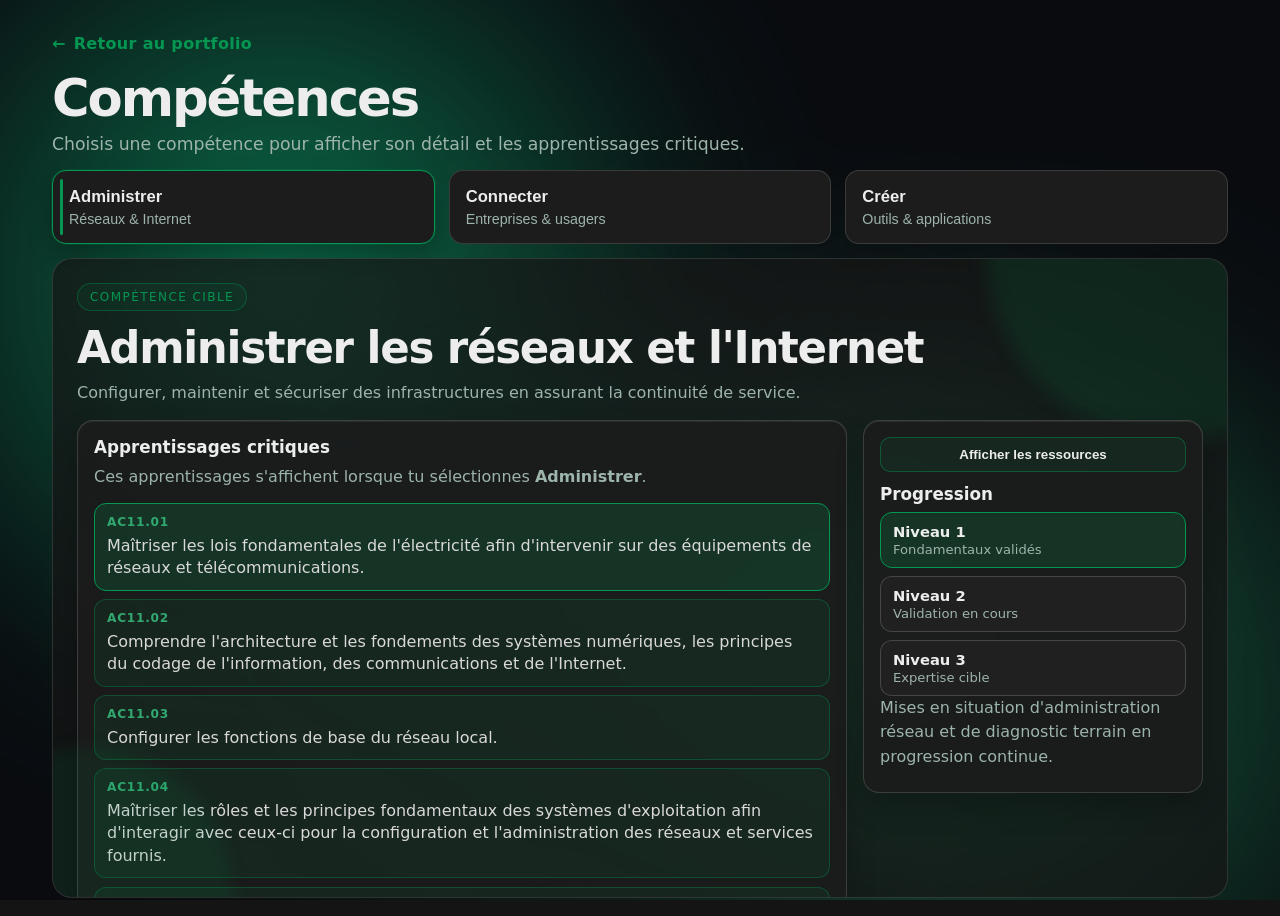
<file: iut-site/competence.html>
<!DOCTYPE html>
<html lang="fr">
<head>
  <meta charset="utf-8">
  <meta name="viewport" content="width=device-width, initial-scale=1.0">
  <title>Compétences | Thibaut Castelain</title>
  <link href="assets/css/competence.css" rel="stylesheet">
</head>
<body>
  <div class="hero-bg-animation" aria-hidden="true">
    <div class="hero-bg-gradient"></div>
    <div class="hero-bg-orb"></div>
  </div>

  <header class="topbar container-shell">
    <a class="back-link" href="index.html#services">Retour au portfolio</a>
    <h1>Compétences</h1>
    <p>Choisis une compétence pour afficher son détail et les apprentissages critiques.</p>
  </header>

  <main class="container-shell competence-layout">
    <nav class="skills-nav" aria-label="Compétences">
      <button class="skill-tab is-active" id="administrer" type="button" data-skill="administrer" aria-selected="true" role="tab" aria-controls="panel-administrer">
        <span class="tab-title">Administrer</span>
        <span class="tab-subtitle">Réseaux &amp; Internet</span>
      </button>
      <button class="skill-tab" id="connecter" type="button" data-skill="connecter" aria-selected="false" role="tab" aria-controls="panel-connecter">
        <span class="tab-title">Connecter</span>
        <span class="tab-subtitle">Entreprises &amp; usagers</span>
      </button>
      <button class="skill-tab" id="creer" type="button" data-skill="creer" aria-selected="false" role="tab" aria-controls="panel-creer">
        <span class="tab-title">Créer</span>
        <span class="tab-subtitle">Outils &amp; applications</span>
      </button>
    </nav>

    <section class="skill-stage" aria-live="polite">
      <article class="skill-panel is-active" id="panel-administrer" data-skill="administrer" role="tabpanel" aria-labelledby="administrer">
        <div class="panel-head">
          <span class="panel-tag">Compétence cible</span>
          <h2>Administrer les réseaux et l'Internet</h2>
          <p>Configurer, maintenir et sécuriser des infrastructures en assurant la continuité de service.</p>
        </div>

        <div class="panel-grid">
          <section class="glass-card ac-scroll">
            <h3>Apprentissages critiques</h3>
            <p class="muted">Ces apprentissages s'affichent lorsque tu sélectionnes <strong>Administrer</strong>.</p>
            <ul class="ac-list">
              <li class="ac-item" data-resources="Cours Elec 01|TP cablage switch|Quiz securite electrique"><span>AC11.01</span> Maîtriser les lois fondamentales de l'électricité afin d'intervenir sur des équipements de réseaux et télécommunications.</li>
              <li class="ac-item" data-resources="Schema architecture numerique|Rappel codage binaire|Fiche Internet fundamentals"><span>AC11.02</span> Comprendre l'architecture et les fondements des systèmes numériques, les principes du codage de l'information, des communications et de l'Internet.</li>
              <li class="ac-item" data-resources="Lab VLAN de base|Atelier DHCP local|Mini projet LAN"><span>AC11.03</span> Configurer les fonctions de base du réseau local.</li>
              <li class="ac-item" data-resources="TP Linux reseau|Guide systemes d'exploitation|Exercice services reseau"><span>AC11.04</span> Maîtriser les rôles et les principes fondamentaux des systèmes d'exploitation afin d'interagir avec ceux-ci pour la configuration et l'administration des réseaux et services fournis.</li>
              <li class="ac-item" data-resources="Check-list diagnostic LAN|Scenario incident campus|Template rapport anomalie"><span>AC11.05</span> Identifier les dysfonctionnements du réseau local et savoir les signaler.</li>
              <li class="ac-item" data-resources="Procedure installation poste|Image systeme de reference|Video configuration client"><span>AC11.06</span> Installer un poste client, expliquer la procédure mise en place.</li>
            </ul>
          </section>

          <aside class="side-stack">
            <section class="glass-card compact-card side-toggle-menu" data-show="progress">
              <button class="side-toggle-btn" type="button" aria-expanded="false">Afficher les ressources</button>

              <div class="side-views">
                <div class="side-view view-progress is-visible">
                  <h3>Progression</h3>
                  <div class="levels-track" aria-label="Niveaux Administrer">
                    <div class="level-step is-complete">
                      <strong>Niveau 1</strong>
                      <span>Fondamentaux validés</span>
                    </div>
                    <div class="level-step is-current">
                      <strong>Niveau 2</strong>
                      <span>Validation en cours</span>
                    </div>
                    <div class="level-step">
                      <strong>Niveau 3</strong>
                      <span>Expertise cible</span>
                    </div>
                  </div>
                  <p class="muted">Mises en situation d'administration réseau et de diagnostic terrain en progression continue.</p>
                </div>

                <div class="side-view view-resources">
                  <h3>Ressources liées</h3>
                  <p class="muted">Clique sur un apprentissage critique pour voir ses ressources.</p>
                  <ul class="resource-list"></ul>
                </div>
              </div>
            </section>
          </aside>
        </div>
      </article>

      <article class="skill-panel" id="panel-connecter" data-skill="connecter" role="tabpanel" aria-labelledby="connecter" hidden>
        <div class="panel-head">
          <span class="panel-tag">Compétence cible</span>
          <h2>Connecter les entreprises et les usagers</h2>
          <p>Concevoir des liens fiables entre sites, utilisateurs et services avec une approche sécurité/performance.</p>
        </div>
        <div class="panel-grid">
          <section class="glass-card ac-scroll">
            <h3>Apprentissages critiques</h3>
            <ul class="ac-list">
              <li class="ac-item" data-resources="TP oscilloscope|Fiche analyse spectrale|Exercice commentaire signal"><span>AC12.01</span> Mesurer, analyser et commenter les signaux.</li>
              <li class="ac-item" data-resources="Modele transmission simplifie|Cours modulation intro|Simulation canal de base"><span>AC12.02</span> Caractériser des systèmes de transmissions élémentaires et découvrir la modélisation mathématique de leur fonctionnement.</li>
              <li class="ac-item" data-resources="Guide fibre cuivre|Atelier sertissage|Checklist deploiement support"><span>AC12.03</span> Déployer des supports de transmission.</li>
              <li class="ac-item" data-resources="Lab ToIP de base|Fiche SIP|Config poste IP exemple"><span>AC12.04</span> Connecter les systèmes de ToIP.</li>
              <li class="ac-item" data-resources="Jeu de role client|Template mail pro|Fiche adaptation discours"><span>AC12.05</span> Communiquer avec un tiers (client, collaborateur...) et adapter son discours et sa langue à son interlocuteur.</li>
            </ul>
          </section>
          <aside class="side-stack">
            <section class="glass-card compact-card side-toggle-menu" data-show="progress">
              <button class="side-toggle-btn" type="button" aria-expanded="false">Afficher les ressources</button>

              <div class="side-views">
                <div class="side-view view-progress is-visible">
                  <h3>Progression</h3>
                  <div class="levels-track" aria-label="Niveaux Connecter">
                    <div class="level-step is-complete">
                      <strong>Niveau 1</strong>
                      <span>Fondamentaux validés</span>
                    </div>
                    <div class="level-step is-current">
                      <strong>Niveau 2</strong>
                      <span>Validation en cours</span>
                    </div>
                    <div class="level-step">
                      <strong>Niveau 3</strong>
                      <span>Expertise cible</span>
                    </div>
                  </div>
                  <p class="muted">Niveau 2 en progression sur la transmission, la ToIP et la communication professionnelle.</p>
                </div>

                <div class="side-view view-resources">
                  <h3>Ressources liées</h3>
                  <p class="muted">Clique sur un apprentissage critique pour voir ses ressources.</p>
                  <ul class="resource-list"></ul>
                </div>
              </div>
            </section>
          </aside>
        </div>
      </article>

      <article class="skill-panel" id="panel-creer" data-skill="creer" role="tabpanel" aria-labelledby="creer" hidden>
        <div class="panel-head">
          <span class="panel-tag">Compétence cible</span>
          <h2>Créer des outils et applications</h2>
          <p>Développer des solutions utiles, maintenables et orientées besoins métiers.</p>
        </div>
        <div class="panel-grid">
          <section class="glass-card ac-scroll">
            <h3>Apprentissages critiques</h3>
            <ul class="ac-list">
              <li class="ac-item" data-resources="Guide shell de base|Memo outils IDE|Checklist environnement poste"><span>AC13.01</span> Utiliser un système informatique et ses outils.</li>
              <li class="ac-item" data-resources="Atelier debug JS|Exercices correction code|Revision lecture programme"><span>AC13.02</span> Lire, exécuter, corriger et modifier un programme.</li>
              <li class="ac-item" data-resources="Fiche algo vers code|Exemple pseudo-code|Mini challenge traduction"><span>AC13.03</span> Traduire un algorithme, dans un langage et pour un environnement donné.</li>
              <li class="ac-item" data-resources="Cours architecture web|Schema HTTP complet|Lab front/back integration"><span>AC13.04</span> Connaître l'architecture et les technologies d'un site Web.</li>
              <li class="ac-item" data-resources="Comparatif SQL NoSQL|TP modelisation donnees|Argumentaire choix stockage"><span>AC13.05</span> Choisir les mécanismes de gestion de données adaptés au développement de l'outil et argumenter ses choix.</li>
              <li class="ac-item" data-resources="Guide Git flow|Rituel sprint equipe|Bonnes pratiques revue de code"><span>AC13.06</span> S'intégrer dans un environnement propice au développement et au travail collaboratif.</li>
            </ul>
          </section>
          <aside class="side-stack">
            <section class="glass-card compact-card side-toggle-menu" data-show="progress">
              <button class="side-toggle-btn" type="button" aria-expanded="false">Afficher les ressources</button>

              <div class="side-views">
                <div class="side-view view-progress is-visible">
                  <h3>Progression</h3>
                  <div class="levels-track" aria-label="Niveaux Créer">
                    <div class="level-step is-complete">
                      <strong>Niveau 1</strong>
                      <span>Base fonctionnelle</span>
                    </div>
                    <div class="level-step is-current">
                      <strong>Niveau 2</strong>
                      <span>Validation en cours</span>
                    </div>
                    <div class="level-step">
                      <strong>Niveau 3</strong>
                      <span>Expertise cible</span>
                    </div>
                  </div>
                  <p class="muted">Niveau 2 en cours sur les fondations dev, web et collaboration d'équipe.</p>
                </div>

                <div class="side-view view-resources">
                  <h3>Ressources liées</h3>
                  <p class="muted">Clique sur un apprentissage critique pour voir ses ressources.</p>
                  <ul class="resource-list"></ul>
                </div>
              </div>
            </section>
          </aside>
        </div>
      </article>
    </section>
  </main>

  <script src="assets/js/competence.js"></script>
</body>
</html>
</file>
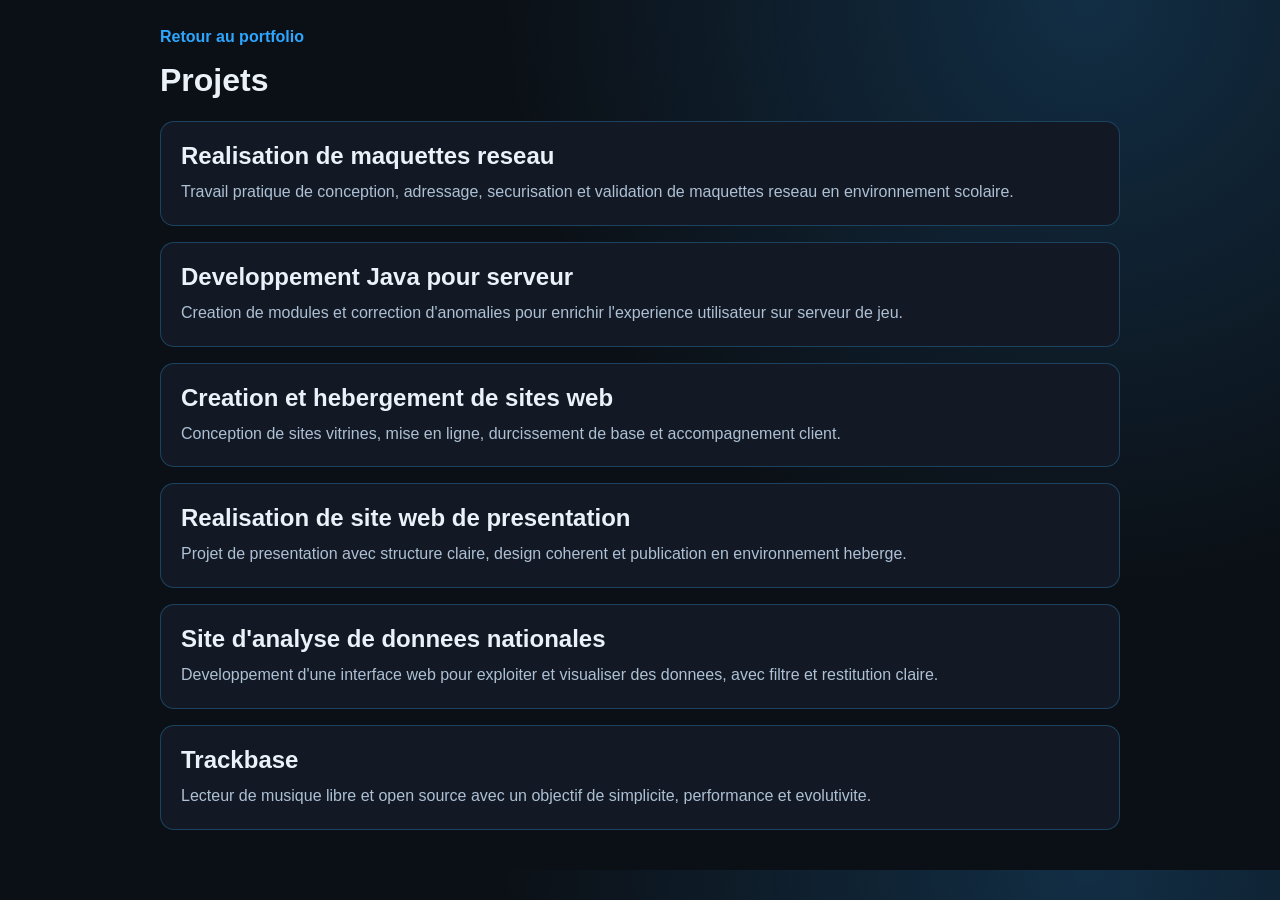
<file: iut-site/projet.html>
<!DOCTYPE html>
<html lang="fr">
<head>
  <meta charset="utf-8">
  <meta name="viewport" content="width=device-width, initial-scale=1.0">
  <title>Projets | Thibaut Castelain</title>
  <link href="assets/css/projet.css" rel="stylesheet">
</head>
<body>
  <header class="topbar">
    <a class="back-link" href="index.html#portfolio">Retour au portfolio</a>
    <h1>Projets</h1>
  </header>

  <main class="container">
    <article class="project-card" id="maquettes-reseau">
      <h2>Realisation de maquettes reseau</h2>
      <p>Travail pratique de conception, adressage, securisation et validation de maquettes reseau en environnement scolaire.</p>
    </article>

    <article class="project-card" id="java-serveur">
      <h2>Developpement Java pour serveur</h2>
      <p>Creation de modules et correction d'anomalies pour enrichir l'experience utilisateur sur serveur de jeu.</p>
    </article>

    <article class="project-card" id="sites-web">
      <h2>Creation et hebergement de sites web</h2>
      <p>Conception de sites vitrines, mise en ligne, durcissement de base et accompagnement client.</p>
    </article>

    <article class="project-card" id="site-presentation">
      <h2>Realisation de site web de presentation</h2>
      <p>Projet de presentation avec structure claire, design coherent et publication en environnement heberge.</p>
    </article>

    <article class="project-card" id="analyse-donnees">
      <h2>Site d'analyse de donnees nationales</h2>
      <p>Developpement d'une interface web pour exploiter et visualiser des donnees, avec filtre et restitution claire.</p>
    </article>

    <article class="project-card" id="trackbase">
      <h2>Trackbase</h2>
      <p>Lecteur de musique libre et open source avec un objectif de simplicite, performance et evolutivite.</p>
    </article>
  </main>
</body>
</html>
</file>
<file: iut-site/assets/css/competence.css>
:root {
  --background-color: #141414;
  --default-color: #d9d9d9;
  --heading-color: #ededed;
  --accent-color: #059652;
  --surface-color: #1c1c1c;
  --contrast-color: #ffffff;
  --muted-color: #9db4ab;
  --line-color: rgba(5, 150, 82, 0.38);
}

* {
  box-sizing: border-box;
}

html,
body {
  margin: 0;
  height: 100%;
}

body {
  font-family: Roboto, system-ui, -apple-system, "Segoe UI", sans-serif;
  color: var(--default-color);
  background: var(--background-color);
  overflow: hidden;
}

.hero-bg-animation {
  position: fixed;
  inset: 0;
  pointer-events: none;
  z-index: 0;
  overflow: hidden;
  background: #090b0f;
}

.hero-bg-gradient {
  position: absolute;
  width: 72vmax;
  height: 72vmax;
  top: -20%;
  left: -14%;
  border-radius: 50%;
  background: radial-gradient(circle, rgba(14, 236, 152, 0.5) 0%, rgba(14, 236, 152, 0.2) 40%, transparent 72%);
  filter: blur(74px) brightness(0.95);
  animation: heroOrbOne 22s ease-in-out infinite alternate;
}

.hero-bg-orb {
  position: absolute;
  width: 66vmax;
  height: 66vmax;
  right: -12%;
  bottom: -24%;
  border-radius: 50%;
  background: radial-gradient(circle, rgba(5, 150, 82, 0.5) 0%, rgba(44, 211, 135, 0.2) 42%, transparent 72%);
  filter: blur(88px) brightness(0.92);
  animation: heroOrbTwo 26s ease-in-out infinite alternate;
}

.hero-bg-animation::before {
  content: "";
  position: absolute;
  width: 54vmax;
  height: 54vmax;
  top: 28%;
  left: 38%;
  border-radius: 50%;
  background: radial-gradient(circle, rgba(73, 255, 193, 0.32) 0%, rgba(73, 255, 193, 0.12) 42%, transparent 67%);
  filter: blur(96px) brightness(0.9);
  animation: heroOrbThree 30s ease-in-out infinite alternate;
}

.hero-bg-animation::after {
  content: "";
  position: absolute;
  width: 58vmax;
  height: 58vmax;
  left: 12%;
  bottom: -12%;
  border-radius: 50%;
  background: radial-gradient(circle, rgba(34, 197, 125, 0.34) 0%, rgba(34, 197, 125, 0.14) 40%, transparent 66%);
  filter: blur(102px) brightness(0.9);
  animation: heroOrbFour 28s ease-in-out infinite alternate;
}

.container-shell {
  width: calc(100% - 104px);
  max-width: 1680px;
  margin: 0 auto;
  position: relative;
  z-index: 1;
}

.topbar {
  padding-top: 34px;
  animation: fadeUp 0.75s ease both;
}

.back-link {
  display: inline-flex;
  align-items: center;
  gap: 8px;
  color: var(--accent-color);
  text-decoration: none;
  font-weight: 700;
  letter-spacing: 0.02em;
  transition: color 0.25s ease;
}

.back-link::before {
  content: "←";
  transform: translateX(0);
  transition: transform 0.25s ease;
}

.back-link:hover {
  color: color-mix(in srgb, var(--accent-color), white 16%);
}

.back-link:hover::before {
  transform: translateX(-4px);
}

h1 {
  margin: 18px 0 8px;
  color: var(--heading-color);
  font-size: clamp(2rem, 4vw, 3.4rem);
  line-height: 1.08;
  letter-spacing: -0.04em;
}

.topbar p {
  margin: 0;
  max-width: 840px;
  color: var(--muted-color);
  font-size: 1.08rem;
}

.competence-layout {
  margin-top: 16px;
  padding-bottom: 18px;
  height: calc(100vh - 154px);
  display: grid;
  grid-template-columns: 1fr;
  grid-template-rows: auto 1fr;
  gap: 14px;
}

.skills-nav {
  display: grid;
  gap: 14px;
  grid-template-columns: repeat(3, minmax(0, 1fr));
  align-content: start;
  position: static;
  height: auto;
}

.skill-tab {
  width: 100%;
  border: 1px solid color-mix(in srgb, var(--default-color), transparent 84%);
  background: var(--surface-color);
  color: var(--default-color);
  border-radius: 14px;
  padding: 16px;
  text-align: left;
  cursor: pointer;
  position: relative;
  overflow: hidden;
  transition: border-color 0.25s ease, transform 0.25s ease, box-shadow 0.25s ease;
}

.skill-tab:hover,
.skill-tab:focus-visible {
  transform: translateY(-2px);
  border-color: var(--line-color);
  box-shadow: 0 8px 22px rgba(0, 0, 0, 0.26);
}

.skill-tab.is-active {
  border-color: var(--accent-color);
  background: var(--surface-color);
  box-shadow: 0 0 0 1px rgba(5, 150, 82, 0.18), 0 12px 24px rgba(0, 0, 0, 0.28);
}

.skill-tab.is-active::after {
  content: "";
  position: absolute;
  left: 7px;
  top: 8px;
  bottom: 8px;
  width: 3px;
  border-radius: 3px;
  background: var(--accent-color);
}

.tab-title {
  display: block;
  font-size: 1.04rem;
  font-weight: 700;
  color: var(--heading-color);
}

.tab-subtitle {
  display: block;
  margin-top: 4px;
  color: var(--muted-color);
  font-size: 0.89rem;
}

.skill-stage {
  border: 1px solid color-mix(in srgb, var(--default-color), transparent 86%);
  border-radius: 20px;
  background: rgba(23, 23, 23, 0.72);
  padding: 24px;
  position: relative;
  overflow: hidden;
  height: 100%;
  min-height: 0;
}

.skill-stage::before,
.skill-stage::after {
  content: "";
  position: absolute;
  border-radius: 50%;
  pointer-events: none;
}

.skill-stage::before {
  width: 380px;
  height: 380px;
  top: -200px;
  right: -140px;
  background: rgba(5, 150, 82, 0.14);
  filter: blur(10px);
  animation: floatBlobA 7s ease-in-out infinite alternate;
}

.skill-stage::after {
  width: 300px;
  height: 300px;
  left: -120px;
  bottom: -150px;
  background: rgba(5, 150, 82, 0.1);
  filter: blur(8px);
  animation: floatBlobB 8s ease-in-out infinite alternate;
}

.skill-panel {
  opacity: 0;
  transform: translateY(16px) scale(0.99);
  transition: opacity 0.4s ease, transform 0.4s ease;
}

.skill-panel.is-active {
  opacity: 1;
  transform: translateY(0) scale(1);
}

.skill-panel.is-entering .panel-head {
  animation: slideIn 0.45s ease both;
}

.skill-panel.is-entering .glass-card {
  animation: cardIn 0.45s ease both;
}

.skill-panel.is-entering .ac-list li {
  animation: itemIn 0.4s ease both;
}

.skill-panel.is-entering .level-step {
  animation: slideIn 0.42s ease both;
}

.panel-head {
  margin-bottom: 18px;
  animation: slideIn 0.55s ease both;
}

.panel-tag {
  display: inline-flex;
  align-items: center;
  padding: 6px 12px;
  border-radius: 999px;
  border: 1px solid var(--line-color);
  color: var(--accent-color);
  font-size: 0.75rem;
  text-transform: uppercase;
  letter-spacing: 0.12em;
  margin-bottom: 12px;
  background: rgba(5, 150, 82, 0.08);
}

.panel-head h2 {
  margin: 0;
  color: var(--heading-color);
  font-size: clamp(1.7rem, 3.4vw, 3rem);
  letter-spacing: -0.03em;
}

.panel-head p {
  margin: 10px 0 0;
  color: var(--muted-color);
  max-width: 900px;
}

.panel-grid {
  display: grid;
  grid-template-columns: minmax(0, 1fr) 340px;
  gap: 16px;
  align-items: start;
}

.side-stack {
  display: grid;
  gap: 12px;
}

.ac-scroll {
  max-height: calc(100vh - 410px);
  overflow: auto;
  display: flex;
  flex-direction: column;
}

.ac-scroll .ac-list {
  flex: 1;
  min-height: 0;
  margin-bottom: 6px;
}

.ac-scroll .ac-list li {
  flex: 1;
  align-content: center;
}

.ac-scroll::-webkit-scrollbar {
  width: 8px;
}

.ac-scroll::-webkit-scrollbar-thumb {
  background: rgba(5, 150, 82, 0.45);
  border-radius: 999px;
}

.glass-card {
  border: 1px solid color-mix(in srgb, var(--default-color), transparent 82%);
  border-radius: 16px;
  background: rgba(28, 28, 28, 0.88);
  box-shadow: inset 0 1px 0 rgba(255, 255, 255, 0.08), 0 14px 28px rgba(0, 0, 0, 0.24);
  padding: 16px;
  backdrop-filter: blur(10px) saturate(130%);
  -webkit-backdrop-filter: blur(10px) saturate(130%);
  animation: cardIn 0.5s ease both;
}

.glass-card h3 {
  margin: 0 0 8px;
  color: var(--heading-color);
  font-size: 1.05rem;
}

.muted {
  margin: 0;
  color: var(--muted-color);
  line-height: 1.52;
}

.ac-list {
  margin: 14px 0 0;
  padding: 0;
  list-style: none;
  display: grid;
  gap: 8px;
}

.ac-list li {
  display: grid;
  gap: 4px;
  padding: 10px 12px;
  border-radius: 12px;
  border: 1px solid rgba(5, 150, 82, 0.36);
  background: rgba(5, 150, 82, 0.1);
  line-height: 1.4;
  transform-origin: left center;
  animation: itemIn 0.42s ease both;
  cursor: pointer;
  transition: border-color 0.2s ease, background-color 0.2s ease, transform 0.2s ease;
}

.ac-list li:hover {
  border-color: rgba(5, 150, 82, 0.62);
  transform: translateX(2px);
}

.ac-list li.is-selected {
  border-color: var(--accent-color);
  background: rgba(5, 150, 82, 0.2);
}

.ac-list li:nth-child(2) { animation-delay: 0.04s; }
.ac-list li:nth-child(3) { animation-delay: 0.08s; }
.ac-list li:nth-child(4) { animation-delay: 0.12s; }
.ac-list li:nth-child(5) { animation-delay: 0.16s; }
.ac-list li:nth-child(6) { animation-delay: 0.2s; }

.ac-list span {
  color: color-mix(in srgb, var(--accent-color), white 18%);
  font-size: 0.76rem;
  font-weight: 700;
  letter-spacing: 0.06em;
}

.compact-card {
  display: grid;
  gap: 12px;
}

.side-toggle-menu {
  min-height: 100%;
}

.side-toggle-btn {
  width: 100%;
  border: 1px solid rgba(5, 150, 82, 0.45);
  background: rgba(5, 150, 82, 0.1);
  color: var(--heading-color);
  border-radius: 10px;
  padding: 9px 10px;
  cursor: pointer;
  font-weight: 600;
  transition: background-color 0.2s ease, border-color 0.2s ease;
}

.side-toggle-btn:hover {
  background: rgba(5, 150, 82, 0.17);
  border-color: rgba(5, 150, 82, 0.62);
}

.side-views {
  position: relative;
  min-height: 292px;
}

.side-view {
  position: absolute;
  inset: 0;
  opacity: 0;
  transform: translateY(8px);
  pointer-events: none;
  transition: opacity 0.28s ease, transform 0.28s ease;
}

.side-view.is-visible {
  opacity: 1;
  transform: translateY(0);
  pointer-events: auto;
}

.resource-list {
  margin: 0;
  padding-left: 18px;
  display: grid;
  gap: 6px;
}

.resource-list li {
  color: var(--default-color);
  line-height: 1.35;
}

.levels-track {
  display: grid;
  gap: 8px;
}

.level-step {
  border: 1px solid color-mix(in srgb, var(--default-color), transparent 80%);
  background: #202020;
  border-radius: 12px;
  padding: 10px 12px;
  display: grid;
  gap: 2px;
  transition: transform 0.25s ease, border-color 0.25s ease;
  animation: slideIn 0.45s ease both;
}

.level-step:nth-child(2) { animation-delay: 0.06s; }
.level-step:nth-child(3) { animation-delay: 0.12s; }

.level-step strong {
  font-size: 0.92rem;
  color: var(--heading-color);
}

.level-step span {
  font-size: 0.82rem;
  color: var(--muted-color);
}

.level-step.is-complete {
  border-color: var(--accent-color);
  background: rgba(5, 150, 82, 0.2);
}

.level-step.is-current {
  border-color: color-mix(in srgb, var(--default-color), transparent 80%);
  background: #202020;
  transform: translateX(2px);
}

@keyframes fadeUp {
  from {
    opacity: 0;
    transform: translateY(14px);
  }

  to {
    opacity: 1;
    transform: translateY(0);
  }
}

@keyframes slideIn {
  from {
    opacity: 0;
    transform: translateX(-12px);
  }

  to {
    opacity: 1;
    transform: translateX(0);
  }
}

@keyframes cardIn {
  from {
    opacity: 0;
    transform: translateY(10px) scale(0.99);
  }

  to {
    opacity: 1;
    transform: translateY(0) scale(1);
  }
}

@keyframes itemIn {
  from {
    opacity: 0;
    transform: translateX(-10px) scale(0.99);
  }

  to {
    opacity: 1;
    transform: translateX(0) scale(1);
  }
}

@keyframes floatBlobA {
  from {
    transform: translate3d(0, 0, 0);
  }

  to {
    transform: translate3d(-20px, 14px, 0);
  }
}

@keyframes floatBlobB {
  from {
    transform: translate3d(0, 0, 0);
  }

  to {
    transform: translate3d(18px, -12px, 0);
  }
}

@keyframes heroOrbOne {
  0% { transform: translate(-8%, -6%) scale(0.98); }
  33% { transform: translate(22%, 18%) scale(1.14); }
  66% { transform: translate(-12%, 10%) scale(0.92); }
  100% { transform: translate(14%, -14%) scale(1.1); }
}

@keyframes heroOrbTwo {
  0% { transform: translate(10%, 8%) scale(0.98); }
  33% { transform: translate(-24%, -16%) scale(1.16); }
  66% { transform: translate(14%, -8%) scale(0.9); }
  100% { transform: translate(-10%, 18%) scale(1.08); }
}

@keyframes heroOrbThree {
  0% { transform: translate(-6%, 4%) scale(1); }
  50% { transform: translate(-24%, 14%) scale(1.2); }
  100% { transform: translate(18%, -16%) scale(0.88); }
}

@keyframes heroOrbFour {
  0% { transform: translate(4%, 10%) scale(1); }
  40% { transform: translate(20%, -22%) scale(1.16); }
  100% { transform: translate(-18%, 14%) scale(0.92); }
}

@media (max-width: 1100px) {
  body {
    overflow: auto;
  }

  .container-shell {
    width: calc(100% - 32px);
  }

  .competence-layout {
    grid-template-columns: 1fr;
    height: auto;
  }

  .skills-nav {
    grid-template-columns: repeat(3, minmax(0, 1fr));
  }

  .panel-grid {
    grid-template-columns: 1fr;
  }

  .side-stack {
    grid-template-columns: 1fr 1fr;
  }

  .side-views {
    min-height: 250px;
  }

  .ac-scroll {
    max-height: none;
    overflow: visible;
  }

  .ac-scroll .ac-list li {
    flex: initial;
  }
}

@media (max-width: 760px) {
  .topbar {
    padding-top: 28px;
  }

  .skills-nav {
    grid-template-columns: 1fr;
  }

  .side-stack {
    grid-template-columns: 1fr;
  }

  .skill-stage {
    padding: 16px;
  }

  .panel-head h2 {
    font-size: 1.7rem;
  }
}
</file>
<file: iut-site/assets/css/projet.css>
:root {
  --bg: #0b1016;
  --card: #121924;
  --line: rgba(52, 152, 219, 0.32);
  --text: #eaf1f8;
  --muted: #adc0d4;
  --accent: #2ea6ff;
}

* {
  box-sizing: border-box;
}

body {
  margin: 0;
  font-family: Roboto, sans-serif;
  color: var(--text);
  background: radial-gradient(circle at 85% 0%, rgba(46, 166, 255, 0.2), transparent 42%), var(--bg);
}

.topbar {
  max-width: 1000px;
  margin: 0 auto;
  padding: 28px 20px 0;
}

.back-link {
  color: var(--accent);
  text-decoration: none;
  font-weight: 700;
}

h1 {
  margin: 16px 0 0;
  font-size: 2rem;
}

.container {
  max-width: 1000px;
  margin: 0 auto;
  padding: 22px 20px 40px;
  display: grid;
  gap: 16px;
}

.project-card {
  background: var(--card);
  border: 1px solid var(--line);
  border-radius: 14px;
  padding: 20px;
}

.project-card h2 {
  margin: 0 0 10px;
}

.project-card p {
  margin: 0;
  color: var(--muted);
  line-height: 1.55;
}
</file>
<file: iut-site/assets/css/main.css>
/**
* Template Name: Craftivo
* Template URL: https://bootstrapmade.com/craftivo-bootstrap-portfolio-template/
* Updated: Oct 04 2025 with Bootstrap v5.3.8
* Author: BootstrapMade.com
* License: https://bootstrapmade.com/license/
*/


/*--------------------------------------------------------------
# Font & Color Variables
# Help: https://bootstrapmade.com/color-system/
--------------------------------------------------------------*/
/* Fonts */
:root {
  --default-font: "Roboto",  system-ui, -apple-system, "Segoe UI", Roboto, "Helvetica Neue", Arial, "Noto Sans", "Liberation Sans", sans-serif, "Apple Color Emoji", "Segoe UI Emoji", "Segoe UI Symbol", "Noto Color Emoji";
  --heading-font: "Mulish",  sans-serif;
  --nav-font: "Raleway",  sans-serif;
}

.copy-trigger {
  position: relative;
  overflow: visible;
  z-index: 6;
}

.copy-trigger .copy-feedback {
  position: absolute;
  left: 50%;
  top: calc(100% + 8px);
  transform: translate(-50%, -6px) scale(0.92);
  padding: 4px 10px;
  border-radius: 999px;
  background: var(--accent-color);
  color: var(--contrast-color);
  font-size: 12px;
  font-weight: 700;
  line-height: 1;
  letter-spacing: 0.03em;
  white-space: nowrap;
  opacity: 0;
  pointer-events: none;
  box-shadow: 0 10px 24px rgba(0, 0, 0, 0.2);
  z-index: 30;
}

.copy-trigger.is-copied .copy-feedback {
  animation: copyFeedbackPop 1.6s ease forwards;
}

@keyframes copyFeedbackPop {
  0% {
    opacity: 0;
    transform: translate(-50%, -6px) scale(0.92);
  }

  20% {
    opacity: 1;
    transform: translate(-50%, 0) scale(1);
  }

  80% {
    opacity: 1;
    transform: translate(-50%, 0) scale(1);
  }

  100% {
    opacity: 0;
    transform: translate(-50%, 6px) scale(0.96);
  }
}

/* Global Colors - The following color variables are used throughout the website. Updating them here will change the color scheme of the entire website */
:root { 
  --background-color: #141414; /* Background color for the entire website, including individual sections */
  --default-color: #d9d9d9; /* Default color used for the majority of the text content across the entire website */
  --heading-color: #ededed; /* Color for headings, subheadings and title throughout the website */
  --accent-color: #059652; /* Accent color vert à la place du rouge */
  --surface-color: #1c1c1c; /* The surface color is used as a background of boxed elements within sections, such as cards, icon boxes, or other elements that require a visual separation from the global background. */
  --contrast-color: #ffffff; /* Contrast color for text, ensuring readability against backgrounds of accent, heading, or default colors. */
}

/* Nav Menu Colors - The following color variables are used specifically for the navigation menu. They are separate from the global colors to allow for more customization options */
:root {
  --nav-color: #d9d9d9;  /* The default color of the main navmenu links */
  --nav-hover-color: #059652; /* Applied to main navmenu links when ils sont survolés ou actifs, vert */
  --nav-mobile-background-color: #2e2e2e; /* Used as the background color for mobile navigation menu */
  --nav-dropdown-background-color: #2e2e2e; /* Used as the background color for dropdown items that appear when hovering over primary navigation items */
  --nav-dropdown-color: #d9d9d9; /* Used for navigation links of the dropdown items in the navigation menu. */
  --nav-dropdown-hover-color: #059652; /* Similar to --nav-hover-color, vert */
}

/* Color Presets - These classes override global colors when applied to any section or element, providing reuse of the sam color scheme. */

.light-background {
  --background-color: rgba(41, 41, 41, 0.8);
  --surface-color: #484848;
}

.dark-background {
  --background-color: #060606;
  --default-color: #ffffff;
  --heading-color: #ffffff;
  --surface-color: #252525;
  --contrast-color: #ffffff;
}

/* Smooth scroll */
:root {
  scroll-behavior: smooth;
}

/*--------------------------------------------------------------
# General Styling & Shared Classes
--------------------------------------------------------------*/
body {
  color: var(--default-color);
  background-color: var(--background-color);
  font-family: var(--default-font);
}

a {
  color: var(--accent-color);
  text-decoration: none;
  transition: 0.3s;
}

a:hover {
  color: color-mix(in srgb, var(--accent-color), transparent 25%);
  text-decoration: none;
}

h1,
h2,
h3,
h4,
h5,
h6 {
  color: var(--heading-color);
  font-family: var(--heading-font);
}

/* PHP Email Form Messages
------------------------------*/
.php-email-form .error-message {
  display: none;
  background: #059652;
  color: #ffffff;
  text-align: left;
  padding: 15px;
  margin-bottom: 24px;
  font-weight: 600;
}

.php-email-form .sent-message {
  display: none;
  color: #ffffff;
  background: #059652;
  text-align: center;
  padding: 15px;
  margin-bottom: 24px;
  font-weight: 600;
}

.php-email-form .loading {
  display: none;
  background: var(--surface-color);
  text-align: center;
  padding: 15px;
  margin-bottom: 24px;
}

.php-email-form .loading:before {
  content: "";
  display: inline-block;
  border-radius: 50%;
  width: 24px;
  height: 24px;
  margin: 0 10px -6px 0;
  border: 3px solid var(--accent-color);
  border-top-color: var(--surface-color);
  animation: php-email-form-loading 1s linear infinite;
}

@keyframes php-email-form-loading {
  0% {
    transform: rotate(0deg);
  }

  100% {
    transform: rotate(360deg);
  }
}

/*--------------------------------------------------------------
# Global Header
--------------------------------------------------------------*/
.header {
  --heading-color: #ffffff;
  color: var(--default-color);
  background-color: var(--background-color);
  padding: 15px 0;
  transition: all 0.5s;
  z-index: 997;
}

.header .logo {
  line-height: 1;
}

.header .logo img {
  max-height: 36px;
  margin-right: 8px;
}

.header .logo h1 {
  font-size: 30px;
  margin: 0;
  font-weight: 400;
  color: var(--heading-color);
}

.header .btn-getstarted,
.header .btn-getstarted:focus {
  color: var(--contrast-color);
  background: var(--accent-color);
  font-size: 14px;
  padding: 8px 25px;
  margin: 0 0 0 30px;
  border-radius: 50px;
  transition: 0.3s;
}

.header .btn-getstarted:hover,
.header .btn-getstarted:focus:hover {
  color: var(--contrast-color);
  background: color-mix(in srgb, var(--accent-color), transparent 15%);
}

@media (max-width: 1200px) {
  .header .logo {
    order: 1;
  }

  .header .btn-getstarted {
    order: 2;
    margin: 0 15px 0 0;
    padding: 6px 15px;
  }

  .header .navmenu {
    order: 3;
  }
}

.scrolled .header {
  box-shadow: 0px 0 18px rgba(0, 0, 0, 0.1);
}

/* Global Header on Scroll
------------------------------*/
.scrolled .header {
  --background-color: rgba(20, 20, 20, 0.8);
}

/* Index Page Header
------------------------------*/
.index-page .header {
  --background-color: rgba(255, 255, 255, 0);
}

/* Index Page Header on Scroll
------------------------------*/
.index-page.scrolled .header {
  --background-color: rgba(20, 20, 20, 0.8);
}

/*--------------------------------------------------------------
# Navigation Menu
--------------------------------------------------------------*/
/* Navmenu - Desktop */
@media (min-width: 1200px) {
  .navmenu {
    padding: 0;
  }

  .navmenu ul {
    margin: 0;
    padding: 0;
    display: flex;
    list-style: none;
    align-items: center;
  }

  .navmenu li {
    position: relative;
  }

  .navmenu a,
  .navmenu a:focus {
    color: var(--nav-color);
    padding: 18px 15px;
    font-size: 16px;
    font-family: var(--nav-font);
    font-weight: 600;
    display: flex;
    align-items: center;
    justify-content: space-between;
    white-space: nowrap;
    transition: 0.3s;
  }

  .navmenu a i,
  .navmenu a:focus i {
    font-size: 12px;
    line-height: 0;
    margin-left: 5px;
    transition: 0.3s;
  }

  .navmenu li:last-child a {
    padding-right: 0;
  }

  .navmenu li:hover>a,
  .navmenu .active,
  .navmenu .active:focus {
    color: var(--nav-hover-color);
  }

  .navmenu .dropdown ul {
    margin: 0;
    padding: 10px 0;
    background: var(--nav-dropdown-background-color);
    display: block;
    position: absolute;
    visibility: hidden;
    left: 14px;
    top: 130%;
    opacity: 0;
    transition: 0.3s;
    border-radius: 4px;
    z-index: 99;
    box-shadow: 0px 0px 30px rgba(0, 0, 0, 0.1);
  }

  .navmenu .dropdown ul li {
    min-width: 200px;
  }

  .navmenu .dropdown ul a {
    padding: 10px 20px;
    font-size: 15px;
    text-transform: none;
    color: var(--nav-dropdown-color);
  }

  .navmenu .dropdown ul a i {
    font-size: 12px;
  }

  .navmenu .dropdown ul a:hover,
  .navmenu .dropdown ul .active:hover,
  .navmenu .dropdown ul li:hover>a {
    color: var(--nav-dropdown-hover-color);
  }

  .navmenu .dropdown:hover>ul {
    opacity: 1;
    top: 100%;
    visibility: visible;
  }

  .navmenu .dropdown .dropdown ul {
    top: 0;
    left: -90%;
    visibility: hidden;
  }

  .navmenu .dropdown .dropdown:hover>ul {
    opacity: 1;
    top: 0;
    left: -100%;
    visibility: visible;
  }
}

/* Navmenu - Mobile */
@media (max-width: 1199px) {
  .mobile-nav-toggle {
    color: var(--nav-color);
    font-size: 28px;
    line-height: 0;
    margin-right: 10px;
    cursor: pointer;
    transition: color 0.3s;
  }

  .navmenu {
    padding: 0;
    z-index: 9997;
  }

  .navmenu ul {
    display: none;
    list-style: none;
    position: absolute;
    inset: 60px 20px 20px 20px;
    padding: 10px 0;
    margin: 0;
    border-radius: 6px;
    background-color: var(--nav-mobile-background-color);
    overflow-y: auto;
    transition: 0.3s;
    z-index: 9998;
    box-shadow: 0px 0px 30px rgba(0, 0, 0, 0.1);
  }

  .navmenu a,
  .navmenu a:focus {
    color: var(--nav-dropdown-color);
    padding: 10px 20px;
    font-family: var(--nav-font);
    font-size: 17px;
    font-weight: 500;
    display: flex;
    align-items: center;
    justify-content: space-between;
    white-space: nowrap;
    transition: 0.3s;
  }

  .navmenu a i,
  .navmenu a:focus i {
    font-size: 12px;
    line-height: 0;
    margin-left: 5px;
    width: 30px;
    height: 30px;
    display: flex;
    align-items: center;
    justify-content: center;
    border-radius: 50%;
    transition: 0.3s;
    background-color: color-mix(in srgb, var(--accent-color), transparent 90%);
  }

  .navmenu a i:hover,
  .navmenu a:focus i:hover {
    background-color: var(--accent-color);
    color: var(--contrast-color);
  }

  .navmenu a:hover,
  .navmenu .active,
  .navmenu .active:focus {
    color: var(--nav-dropdown-hover-color);
  }

  .navmenu .active i,
  .navmenu .active:focus i {
    background-color: var(--accent-color);
    color: var(--contrast-color);
    transform: rotate(180deg);
  }

  .navmenu .dropdown ul {
    position: static;
    display: none;
    z-index: 99;
    padding: 10px 0;
    margin: 10px 20px;
    background-color: var(--nav-dropdown-background-color);
    border: 1px solid color-mix(in srgb, var(--default-color), transparent 90%);
    box-shadow: none;
    transition: all 0.5s ease-in-out;
  }

  .navmenu .dropdown ul ul {
    background-color: rgba(33, 37, 41, 0.1);
  }

  .navmenu .dropdown>.dropdown-active {
    display: block;
    background-color: rgba(33, 37, 41, 0.03);
  }

  .mobile-nav-active {
    overflow: hidden;
  }

  .mobile-nav-active .mobile-nav-toggle {
    color: #fff;
    position: absolute;
    font-size: 32px;
    top: 15px;
    right: 15px;
    margin-right: 0;
    z-index: 9999;
  }

  .mobile-nav-active .navmenu {
    position: fixed;
    overflow: hidden;
    inset: 0;
    background: rgba(33, 37, 41, 0.8);
    transition: 0.3s;
  }

  .mobile-nav-active .navmenu>ul {
    display: block;
  }
}

/*--------------------------------------------------------------
# Global Footer
--------------------------------------------------------------*/
.footer {
  color: var(--default-color);
  background-color: var(--background-color);
  font-size: 14px;
  padding-bottom: 50px;
  position: relative;
}

.footer .footer-top {
  padding-top: 50px;
  border-top: 1px solid color-mix(in srgb, var(--default-color), transparent 90%);
}

.footer .footer-about .logo {
  line-height: 1;
  margin-bottom: 25px;
}

.footer .footer-about .logo img {
  max-height: 40px;
  margin-right: 6px;
}

.footer .footer-about .logo span {
  color: var(--heading-color);
  font-size: 30px;
  font-weight: 700;
  letter-spacing: 1px;
  font-family: var(--heading-font);
}

.footer .footer-about p {
  font-size: 14px;
  font-family: var(--heading-font);
}

.footer .social-links a {
  display: flex;
  align-items: center;
  justify-content: center;
  width: 40px;
  height: 40px;
  border-radius: 50%;
  border: 1px solid color-mix(in srgb, var(--default-color), transparent 50%);
  font-size: 16px;
  color: color-mix(in srgb, var(--default-color), transparent 50%);
  margin-right: 10px;
  transition: 0.3s;
  overflow: visible;
}

.footer .social-links a:hover {
  color: var(--accent-color);
  border-color: var(--accent-color);
}

.footer h4 {
  font-size: 16px;
  font-weight: bold;
  position: relative;
  padding-bottom: 12px;
}

.footer .footer-links {
  margin-bottom: 30px;
}

.footer .footer-links ul {
  list-style: none;
  padding: 0;
  margin: 0;
}

.footer .footer-links ul i {
  padding-right: 2px;
  font-size: 12px;
  line-height: 0;
}

.footer .footer-links ul li {
  padding: 10px 0;
  display: flex;
  align-items: center;
}

.footer .footer-links ul li:first-child {
  padding-top: 0;
}

.footer .footer-links ul a {
  color: color-mix(in srgb, var(--default-color), transparent 20%);
  display: inline-block;
  line-height: 1;
}

.footer .footer-links ul a:hover {
  color: var(--accent-color);
}

.footer .footer-contact p {
  margin-bottom: 5px;
}

.footer .copyright {
  padding-top: 25px;
  padding-bottom: 25px;
  background-color: color-mix(in srgb, var(--default-color), transparent 95%);
}

.footer .copyright p {
  margin-bottom: 0;
}

.footer .credits {
  margin-top: 6px;
  font-size: 13px;
}

/*--------------------------------------------------------------
# Preloader
--------------------------------------------------------------*/
#preloader {
  position: fixed;
  inset: 0;
  z-index: 999999;
  overflow: hidden;
  background: var(--background-color);
  transition: all 0.6s ease-out;
}

#preloader:before {
  content: "";
  position: fixed;
  top: calc(50% - 30px);
  left: calc(50% - 30px);
  border: 6px solid #ffffff;
  border-color: var(--accent-color) transparent var(--accent-color) transparent;
  border-radius: 50%;
  width: 60px;
  height: 60px;
  animation: animate-preloader 1.5s linear infinite;
}

@keyframes animate-preloader {
  0% {
    transform: rotate(0deg);
  }

  100% {
    transform: rotate(360deg);
  }
}

/*--------------------------------------------------------------
# Scroll Top Button
--------------------------------------------------------------*/
.scroll-top {
  position: fixed;
  visibility: hidden;
  opacity: 0;
  right: 15px;
  bottom: 15px;
  z-index: 99999;
  background-color: var(--accent-color);
  width: 40px;
  height: 40px;
  border-radius: 4px;
  transition: all 0.4s;
}

.scroll-top i {
  font-size: 24px;
  color: var(--contrast-color);
  line-height: 0;
}

.scroll-top:hover {
  background-color: color-mix(in srgb, var(--accent-color), transparent 20%);
  color: var(--contrast-color);
}

.scroll-top.active {
  visibility: visible;
  opacity: 1;
}

/*--------------------------------------------------------------
# Disable aos animation delay on mobile devices
--------------------------------------------------------------*/
@media screen and (max-width: 768px) {
  [data-aos-delay] {
    transition-delay: 0 !important;
  }
}

/*--------------------------------------------------------------
# Global Page Titles & Breadcrumbs
--------------------------------------------------------------*/
.page-title {
  color: var(--default-color);
  background-color: var(--background-color);
  padding: 20px 0;
  position: relative;
}

.page-title h1 {
  font-size: 28px;
  font-weight: 700;
  margin: 0;
}

.page-title .breadcrumbs ol {
  display: flex;
  flex-wrap: wrap;
  list-style: none;
  padding: 0 0 10px 0;
  margin: 0;
  font-size: 14px;
  font-weight: 400;
}

.page-title .breadcrumbs ol li+li {
  padding-left: 10px;
}

.page-title .breadcrumbs ol li+li::before {
  content: "/";
  display: inline-block;
  padding-right: 10px;
  color: color-mix(in srgb, var(--default-color), transparent 70%);
}

/*--------------------------------------------------------------
# Global Sections
--------------------------------------------------------------*/
section,
.section {
  color: var(--default-color);
  background-color: var(--background-color);
  padding: 60px 0;
  scroll-margin-top: 90px;
  overflow: clip;
}

.main {
  display: flex;
  flex-direction: column;
}

.main #hero {
  order: 1;
}

.main #about {
  order: 2;
}

.main #services {
  order: 3;
}

.main #resume {
  order: 4;
}

.main #portfolio {
  order: 5;
}

.main #contact {
  order: 6;
}

@media (max-width: 1199px) {

  section,
  .section {
    scroll-margin-top: 66px;
  }
}

/*--------------------------------------------------------------
# Global Section Titles
--------------------------------------------------------------*/
.section-title {
  text-align: center;
  padding-bottom: 60px;
  position: relative;
}

.section-title h2 {
  font-size: 3.5rem;
  font-weight: 300;
  line-height: 1.2;
  color: var(--heading-color);
  margin-bottom: 1.5rem;
  letter-spacing: -1px;
}

@media (max-width: 768px) {
  .section-title h2 {
    font-size: 2.5rem;
  }
}

.section-title .subtitle {
  display: inline-block;
  font-size: 0.875rem;
  font-weight: 400;
  color: var(--accent-color);
  text-transform: uppercase;
  letter-spacing: 2px;
  margin-bottom: 1.5rem;
  position: relative;
}

.section-title .subtitle::after {
  content: "";
  position: absolute;
  bottom: -8px;
  left: 50%;
  transform: translateX(-50%);
  width: 40px;
  height: 1px;
  background: var(--accent-color);
}

.section-title p {
  font-size: 1.125rem;
  line-height: 1.8;
  color: color-mix(in srgb, var(--default-color), transparent 25%);
  max-width: 900px;
  margin: 0 auto;
  text-wrap: balance;
}

/*--------------------------------------------------------------
# Hero Section
--------------------------------------------------------------*/
.hero {
  padding-top: 80px;
  min-height: 100vh;
  position: relative;
  display: flex;
  align-items: center;
  justify-content: center;
  overflow: hidden;
  padding-bottom: 80px;
}

.hero img {
  position: absolute;
  inset: 0;
  display: block;
  width: 100%;
  height: 100%;
  object-fit: cover;
  z-index: 1;
}

.hero:before {
  content: "";
  background: color-mix(in srgb, var(--background-color), transparent 55%);
  position: absolute;
  inset: 0;
  z-index: 2;
  border-radius: 0;
}

.hero .container {
  position: relative;
  z-index: 3;
}

.hero .hero-bg-animation {
  position: absolute;
  inset: 0;
  z-index: 1;
  overflow: hidden;
  background: #090b0f;
}

.hero .hero-bg-gradient {
  position: absolute;
  width: 72vmax;
  height: 72vmax;
  top: -20%;
  left: -14%;
  border-radius: 50%;
  background: radial-gradient(circle, rgba(14, 236, 152, 0.78) 0%, rgba(14, 236, 152, 0.35) 40%, transparent 72%);
  filter: blur(62px) brightness(1.2);
  animation: heroOrbOne 22s ease-in-out infinite alternate;
}

.hero .hero-bg-orb {
  position: absolute;
  width: 66vmax;
  height: 66vmax;
  right: -12%;
  bottom: -24%;
  border-radius: 50%;
  background: radial-gradient(circle, rgba(5, 150, 82, 0.68) 0%, rgba(44, 211, 135, 0.32) 42%, transparent 72%);
  filter: blur(74px) brightness(1.18);
  animation: heroOrbTwo 26s ease-in-out infinite alternate;
}

.hero .hero-bg-animation::before {
  content: "";
  position: absolute;
  width: 54vmax;
  height: 54vmax;
  top: 28%;
  left: 38%;
  border-radius: 50%;
  background: radial-gradient(circle, rgba(73, 255, 193, 0.5) 0%, rgba(73, 255, 193, 0.2) 42%, transparent 67%);
  filter: blur(84px) brightness(1.2);
  animation: heroOrbThree 30s ease-in-out infinite alternate;
}

.hero .hero-bg-animation::after {
  content: "";
  position: absolute;
  width: 58vmax;
  height: 58vmax;
  left: 12%;
  bottom: -12%;
  border-radius: 50%;
  background: radial-gradient(circle, rgba(34, 197, 125, 0.56) 0%, rgba(34, 197, 125, 0.24) 40%, transparent 66%);
  filter: blur(92px) brightness(1.18);
  animation: heroOrbFour 28s ease-in-out infinite alternate;
}

@keyframes heroOrbOne {
  0% { transform: translate(-8%, -6%) scale(0.98); }
  33% { transform: translate(22%, 18%) scale(1.14); }
  66% { transform: translate(-12%, 10%) scale(0.92); }
  100% { transform: translate(14%, -14%) scale(1.1); }
}

@keyframes heroOrbTwo {
  0% { transform: translate(10%, 8%) scale(0.98); }
  33% { transform: translate(-24%, -16%) scale(1.16); }
  66% { transform: translate(14%, -8%) scale(0.9); }
  100% { transform: translate(-10%, 18%) scale(1.08); }
}

@keyframes heroOrbThree {
  0% { transform: translate(-6%, 4%) scale(1); }
  50% { transform: translate(-24%, 14%) scale(1.2); }
  100% { transform: translate(18%, -16%) scale(0.88); }
}

@keyframes heroOrbFour {
  0% { transform: translate(4%, 10%) scale(1); }
  40% { transform: translate(20%, -22%) scale(1.16); }
  100% { transform: translate(-18%, 14%) scale(0.92); }
}

.hero h2 {
  margin: 0;
  font-size: 48px;
  font-weight: 700;
}

.hero p {
  margin: 10px 0 0 0;
  font-size: 24px;
  color: color-mix(in srgb, var(--default-color), transparent 20%);
}

.hero p span {
  color: var(--accent-color);
  letter-spacing: 1px;
  border-bottom: 2px solid var(--accent-color);
}

.hero .social-links {
  margin-top: 30px;
  display: flex;
  justify-content: center;
  gap: 15px;
  overflow: visible;
}

.hero .social-links a {
  display: flex;
  align-items: center;
  justify-content: center;
  width: 50px;
  height: 50px;
  border-radius: 50%;
  background: color-mix(in srgb, var(--default-color), transparent 92%);
  color: var(--default-color);
  font-size: 20px;
  transition: 0.3s;
  overflow: visible;
}

.hero .social-links a:hover {
  background: var(--accent-color);
  color: var(--contrast-color);
  transform: translateY(-3px);
}

@media (max-width: 768px) {
  .hero h2 {
    font-size: 32px;
  }

  .hero p {
    font-size: 20px;
  }
}

/*--------------------------------------------------------------
# About Section
--------------------------------------------------------------*/
.about {
  overflow: hidden;
  position: relative;
  background: linear-gradient(to bottom, color-mix(in srgb, var(--accent-color), transparent 96%) 0%, var(--background-color) 72px);
}

.about::after {
  content: "";
  position: absolute;
  top: 0;
  left: 0;
  right: 0;
  height: 88px;
  background: linear-gradient(to bottom,
    color-mix(in srgb, var(--accent-color), transparent 76%) 0%,
    color-mix(in srgb, var(--accent-color), transparent 90%) 48%,
    transparent 100%);
  z-index: 0;
  pointer-events: none;
}

.about::before {
  content: "";
  position: absolute;
  top: -50%;
  right: -20%;
  width: 800px;
  height: 800px;
  background: radial-gradient(circle, color-mix(in srgb, var(--accent-color), transparent 85%) 0%, transparent 70%);
  border-radius: 50%;
  z-index: 0;
  pointer-events: none;
}

.about .container {
  position: relative;
  z-index: 1;
}

.about .profile-card {
  background: var(--surface-color);
  border-radius: 24px;
  padding: 40px;
  box-shadow: 0 8px 30px rgba(0, 0, 0, 0.08);
  position: sticky;
  top: 100px;
}

.about .profile-card .profile-header {
  text-align: center;
  padding-bottom: 30px;
  border-bottom: 1px solid color-mix(in srgb, var(--default-color), transparent 90%);
}

.about .profile-card .profile-header .profile-avatar {
  width: 140px;
  height: 140px;
  margin: 0 auto 24px;
  position: relative;
  border-radius: 50%;
  padding: 6px;
  background: linear-gradient(135deg, var(--accent-color), color-mix(in srgb, var(--accent-color), #6bff9d 50%));
}

.about .profile-card .profile-header .profile-avatar img {
  width: 100%;
  height: 100%;
  object-fit: cover;
  border-radius: 50%;
  border: 4px solid var(--surface-color);
}

.about .profile-card .profile-header .profile-avatar .status-indicator {
  position: absolute;
  bottom: 8px;
  right: 8px;
  width: 24px;
  height: 24px;
  background: #10b981;
  border: 4px solid var(--surface-color);
  border-radius: 50%;
  animation: pulse 2s infinite;
}

.about .profile-card .profile-header h3 {
  font-size: 24px;
  font-weight: 700;
  margin-bottom: 8px;
  color: var(--heading-color);
}

.about .profile-card .profile-header .role {
  display: inline-block;
  font-size: 15px;
  color: var(--accent-color);
  font-weight: 500;
  margin-bottom: 16px;
}

.about .profile-card .profile-header .rating {
  display: flex;
  align-items: center;
  justify-content: center;
  gap: 4px;
  margin-top: 12px;
}

.about .profile-card .profile-header .rating i {
  color: #fbbf24;
  font-size: 16px;
}

.about .profile-card .profile-header .rating span {
  margin-left: 8px;
  font-weight: 600;
  color: var(--default-color);
  font-size: 15px;
}

.about .profile-card .profile-stats {
  display: grid;
  grid-template-columns: repeat(3, 1fr);
  gap: 20px;
  padding: 30px 0;
  border-bottom: 1px solid color-mix(in srgb, var(--default-color), transparent 90%);
}

.about .profile-card .profile-stats .stat-item {
  text-align: center;
}

.about .profile-card .profile-stats .stat-item h4 {
  font-size: 28px;
  font-weight: 700;
  color: var(--accent-color);
  margin-bottom: 6px;
}

.about .profile-card .profile-stats .stat-item p {
  font-size: 13px;
  color: color-mix(in srgb, var(--default-color), transparent 30%);
  text-transform: uppercase;
  letter-spacing: 0.5px;
  margin: 0;
}

.about .profile-card .profile-actions {
  display: flex;
  flex-direction: column;
  gap: 12px;
  padding: 30px 0;
  border-bottom: 1px solid color-mix(in srgb, var(--default-color), transparent 90%);
}

.about .profile-card .profile-actions a {
  display: flex;
  align-items: center;
  justify-content: center;
  gap: 10px;
  padding: 14px 24px;
  border-radius: 12px;
  font-weight: 600;
  font-size: 15px;
  text-decoration: none;
  transition: all 0.3s ease;
}

.about .profile-card .profile-actions a.btn-primary {
  background: var(--accent-color);
  color: var(--contrast-color);
}

.about .profile-card .profile-actions a.btn-primary:hover {
  background: color-mix(in srgb, var(--accent-color), #000 15%);
  transform: translateY(-2px);
  box-shadow: 0 6px 20px rgba(0, 0, 0, 0.15);
}

.about .profile-card .profile-actions a.btn-secondary {
  background: color-mix(in srgb, var(--accent-color), transparent 90%);
  color: var(--accent-color);
}

.about .profile-card .profile-actions a.btn-secondary:hover {
  background: color-mix(in srgb, var(--accent-color), transparent 85%);
}

.about .profile-card .profile-actions a i {
  font-size: 18px;
}

.about .profile-card .social-connect {
  display: flex;
  justify-content: center;
  gap: 12px;
  padding-top: 30px;
  overflow: visible;
}

.about .profile-card .social-connect a {
  width: 44px;
  height: 44px;
  display: flex;
  align-items: center;
  justify-content: center;
  background: color-mix(in srgb, var(--default-color), transparent 94%);
  border-radius: 12px;
  color: var(--default-color);
  font-size: 18px;
  transition: all 0.3s ease;
  overflow: visible;
}

.about .profile-card .social-connect a:hover {
  background: var(--accent-color);
  color: var(--contrast-color);
  transform: translateY(-3px);
}

.about .content-wrapper .bio-section {
  margin-bottom: 50px;
}

.about .content-wrapper .bio-section .section-tag {
  display: inline-block;
  padding: 6px 16px;
  background: color-mix(in srgb, var(--accent-color), transparent 90%);
  color: var(--accent-color);
  border-radius: 20px;
  font-size: 13px;
  font-weight: 600;
  text-transform: uppercase;
  letter-spacing: 0.5px;
  margin-bottom: 16px;
}

.about .content-wrapper .bio-section h2 {
  font-size: 36px;
  font-weight: 700;
  color: var(--heading-color);
  margin-bottom: 24px;
  line-height: 1.2;
}

.about .content-wrapper .bio-section p {
  font-size: 16px;
  line-height: 1.8;
  color: var(--default-color);
  margin-bottom: 16px;
}

.about .content-wrapper .bio-section p:last-child {
  margin-bottom: 0;
}

.about .content-wrapper .details-grid {
  display: grid;
  grid-template-columns: repeat(2, 1fr);
  gap: 24px;
  margin-bottom: 50px;
}

.about .content-wrapper .details-grid .detail-item {
  display: flex;
  align-items: center;
  gap: 16px;
  padding: 24px;
  background: var(--surface-color);
  border-radius: 16px;
  border: 1px solid color-mix(in srgb, var(--default-color), transparent 92%);
  transition: all 0.3s ease;
}

.about .content-wrapper .details-grid .detail-item:hover {
  border-color: var(--accent-color);
  transform: translateY(-3px);
  box-shadow: 0 8px 24px rgba(0, 0, 0, 0.08);
}

.about .content-wrapper .details-grid .detail-item i {
  font-size: 28px;
  color: var(--accent-color);
  flex-shrink: 0;
}

.about .content-wrapper .details-grid .detail-item .detail-content span {
  display: block;
  font-size: 13px;
  color: color-mix(in srgb, var(--default-color), transparent 40%);
  text-transform: uppercase;
  letter-spacing: 0.5px;
  margin-bottom: 4px;
}

.about .content-wrapper .details-grid .detail-item .detail-content strong {
  display: block;
  font-size: 16px;
  color: var(--heading-color);
  font-weight: 600;
}

.about .content-wrapper .skills-showcase .section-tag {
  display: inline-block;
  padding: 6px 16px;
  background: color-mix(in srgb, var(--accent-color), transparent 90%);
  color: var(--accent-color);
  border-radius: 20px;
  font-size: 13px;
  font-weight: 600;
  text-transform: uppercase;
  letter-spacing: 0.5px;
  margin-bottom: 16px;
}

.about .content-wrapper .skills-showcase h3 {
  font-size: 28px;
  font-weight: 700;
  color: var(--heading-color);
  margin-bottom: 32px;
}

.about .content-wrapper .skills-showcase .skills-list .skill-item {
  margin-bottom: 28px;
}

.about .content-wrapper .skills-showcase .skills-list .skill-item .skill-info {
  display: flex;
  justify-content: space-between;
  align-items: center;
  margin-bottom: 10px;
}

.about .content-wrapper .skills-showcase .skills-list .skill-item .skill-info .skill-name {
  font-size: 15px;
  font-weight: 600;
  color: var(--heading-color);
}

.about .content-wrapper .skills-showcase .skills-list .skill-item .skill-info .skill-percent {
  font-size: 15px;
  font-weight: 700;
  color: var(--accent-color);
}

.about .content-wrapper .skills-showcase .skills-list .skill-item .progress {
  height: 10px;
  border-radius: 10px;
  background: color-mix(in srgb, var(--default-color), transparent 94%);
  overflow: hidden;
}

.about .content-wrapper .skills-showcase .skills-list .skill-item .progress .progress-bar {
  width: 0;
  height: 100%;
  background: linear-gradient(90deg, var(--accent-color), color-mix(in srgb, var(--accent-color), #6bff9d 50%));
  border-radius: 10px;
  transition: width 1.5s cubic-bezier(0.65, 0, 0.35, 1);
  position: relative;
}

.about .content-wrapper .skills-showcase .skills-list .skill-item .progress .progress-bar::after {
  content: "";
  position: absolute;
  top: 0;
  left: 0;
  right: 0;
  bottom: 0;
  background: linear-gradient(90deg, transparent, rgba(255, 255, 255, 0.4), transparent);
  animation: shimmer 2s infinite;
}

@keyframes pulse {

  0%,
  100% {
    opacity: 1;
  }

  50% {
    opacity: 0.6;
  }
}

@keyframes shimmer {
  0% {
    transform: translateX(-100%);
  }

  100% {
    transform: translateX(100%);
  }
}

@media (max-width: 992px) {
  .about .profile-card {
    position: static;
    margin-bottom: 40px;
  }

  .about .content-wrapper .bio-section h2 {
    font-size: 30px;
  }

  .about .content-wrapper .details-grid {
    grid-template-columns: 1fr;
  }

  .about .content-wrapper .skills-showcase h3 {
    font-size: 24px;
  }
}

@media (max-width: 576px) {
  .about .profile-card {
    padding: 30px 20px;
  }

  .about .profile-card .profile-header .profile-avatar {
    width: 120px;
    height: 120px;
  }

  .about .profile-card .profile-stats {
    grid-template-columns: repeat(3, 1fr);
    gap: 16px;
  }

  .about .profile-card .profile-stats .stat-item h4 {
    font-size: 24px;
  }

  .about .content-wrapper .bio-section h2 {
    font-size: 26px;
  }

  .about .content-wrapper .details-grid .detail-item {
    padding: 18px;
  }

  .about .content-wrapper .details-grid .detail-item i {
    font-size: 24px;
  }
}

/*--------------------------------------------------------------
# Resume Section
--------------------------------------------------------------*/
.resume .section-header {
  margin-bottom: 2.5rem;
}

.resume .section-header .header-content .section-badge {
  display: inline-block;
  background: linear-gradient(135deg, var(--accent-color), color-mix(in srgb, var(--accent-color), #6c5ce7 20%));
  color: var(--contrast-color);
  padding: 0.5rem 1.2rem;
  border-radius: 25px;
  font-size: 0.85rem;
  font-weight: 600;
  text-transform: uppercase;
  letter-spacing: 0.1em;
  margin-bottom: 1rem;
}

.resume .section-header .header-content h2 {
  font-size: 2.2rem;
  font-weight: 700;
  color: var(--heading-color);
  margin-bottom: 1rem;
  line-height: 1.2;
  letter-spacing: -0.02em;
}

.resume .section-header .header-content p {
  font-size: 1rem;
  line-height: 1.7;
  color: color-mix(in srgb, var(--default-color), transparent 35%);
  margin: 0;
}

.resume .experience-section .experience-cards {
  display: flex;
  flex-direction: column;
  gap: 1.5rem;
}

.resume .experience-section .experience-cards .exp-card {
  background: var(--surface-color);
  border-radius: 16px;
  padding: 2rem;
  border: 2px solid color-mix(in srgb, var(--default-color), transparent 95%);
  transition: all 0.3s ease;
  position: relative;
  overflow: hidden;
}

.resume .experience-section .experience-cards .exp-card::before {
  content: "";
  position: absolute;
  top: 0;
  left: 0;
  right: 0;
  height: 4px;
  background: linear-gradient(90deg, transparent, var(--accent-color), transparent);
  transform: translateX(-100%);
  transition: transform 0.3s ease;
}

.resume .experience-section .experience-cards .exp-card:hover {
  transform: translateY(-5px);
  border-color: color-mix(in srgb, var(--accent-color), transparent 80%);
  box-shadow: 0 15px 45px color-mix(in srgb, var(--default-color), transparent 85%);
}

.resume .experience-section .experience-cards .exp-card:hover::before {
  transform: translateX(0);
}

.resume .experience-section .experience-cards .exp-card.featured {
  border-color: color-mix(in srgb, var(--accent-color), transparent 70%);
  background: linear-gradient(135deg, var(--surface-color), color-mix(in srgb, var(--accent-color), transparent 95%));
}

.resume .experience-section .experience-cards .exp-card.featured::before {
  background: linear-gradient(90deg, var(--accent-color), color-mix(in srgb, var(--accent-color), #6c5ce7 20%), var(--accent-color));
}

.resume .experience-section .experience-cards .exp-card .card-header {
  display: flex;
  justify-content: space-between;
  align-items: center;
  margin-bottom: 1.5rem;
}

.resume .experience-section .experience-cards .exp-card .card-header .company-logo {
  width: 50px;
  height: 50px;
  background: linear-gradient(135deg, var(--accent-color), color-mix(in srgb, var(--accent-color), #6c5ce7 20%));
  border-radius: 12px;
  display: flex;
  align-items: center;
  justify-content: center;
}

.resume .experience-section .experience-cards .exp-card .card-header .company-logo i {
  font-size: 1.3rem;
  color: var(--contrast-color);
}

.resume .experience-section .experience-cards .exp-card .card-header .period-badge {
  background: color-mix(in srgb, var(--accent-color), transparent 85%);
  color: var(--accent-color);
  padding: 0.4rem 1rem;
  border-radius: 20px;
  font-size: 0.8rem;
  font-weight: 600;
  text-transform: uppercase;
  letter-spacing: 0.05em;
}

.resume .experience-section .experience-cards .exp-card .card-body h3 {
  font-size: 1.4rem;
  font-weight: 600;
  color: var(--heading-color);
  margin-bottom: 0.5rem;
  letter-spacing: -0.01em;
}

.resume .experience-section .experience-cards .exp-card .card-body .company-name {
  font-size: 1rem;
  color: color-mix(in srgb, var(--default-color), transparent 25%);
  font-weight: 500;
  margin-bottom: 0.3rem;
}

.resume .experience-section .experience-cards .exp-card .card-body .duration {
  display: inline-block;
  font-size: 0.9rem;
  color: var(--accent-color);
  font-weight: 600;
  background: color-mix(in srgb, var(--accent-color), transparent 90%);
  padding: 0.2rem 0.8rem;
  border-radius: 12px;
  margin-bottom: 1rem;
}

.resume .experience-section .experience-cards .exp-card .card-body .description {
  font-size: 0.95rem;
  line-height: 1.6;
  color: color-mix(in srgb, var(--default-color), transparent 35%);
  margin-bottom: 1.5rem;
}

.resume .experience-section .experience-cards .exp-card .card-body .skills-tags {
  display: flex;
  flex-wrap: wrap;
  gap: 0.5rem;
}

.resume .experience-section .experience-cards .exp-card .card-body .skills-tags .skill-tag {
  background: color-mix(in srgb, var(--accent-color), transparent 92%);
  color: var(--accent-color);
  padding: 0.3rem 0.8rem;
  border-radius: 15px;
  font-size: 0.8rem;
  font-weight: 500;
  border: 1px solid color-mix(in srgb, var(--accent-color), transparent 85%);
}

.resume .education-section .education-timeline .timeline-track {
  position: relative;
  padding-left: 2.5rem;
}

.resume .education-section .education-timeline .timeline-track::before {
  content: "";
  position: absolute;
  left: 10px;
  top: 0;
  bottom: 0;
  width: 2px;
  background: linear-gradient(180deg, var(--accent-color), color-mix(in srgb, var(--accent-color), transparent 50%));
}

.resume .education-section .education-timeline .timeline-track .timeline-item {
  position: relative;
  margin-bottom: 3rem;
}

.resume .education-section .education-timeline .timeline-track .timeline-item:last-child {
  margin-bottom: 0;
}

.resume .education-section .education-timeline .timeline-track .timeline-item .timeline-marker {
  position: absolute;
  left: -3.5rem;
  top: 0;
  width: 50px;
  height: 50px;
  background: linear-gradient(135deg, var(--accent-color), color-mix(in srgb, var(--accent-color), #6c5ce7 20%));
  border-radius: 50%;
  display: flex;
  align-items: center;
  justify-content: center;
  border: 4px solid var(--background-color);
  box-shadow: 0 0 0 3px color-mix(in srgb, var(--accent-color), transparent 80%);
}

.resume .education-section .education-timeline .timeline-track .timeline-item .timeline-marker i {
  font-size: 1.2rem;
  color: var(--contrast-color);
}

.resume .education-section .education-timeline .timeline-track .timeline-item .timeline-content {
  background: var(--surface-color);
  padding: 1.8rem;
  border-radius: 12px;
  border: 1px solid color-mix(in srgb, var(--default-color), transparent 95%);
  transition: all 0.3s ease;
}

.resume .education-section .education-timeline .timeline-track .timeline-item .timeline-content:hover {
  transform: translateX(5px);
  border-color: color-mix(in srgb, var(--accent-color), transparent 80%);
  box-shadow: 0 10px 30px color-mix(in srgb, var(--default-color), transparent 90%);
}

.resume .education-section .education-timeline .timeline-track .timeline-item .timeline-content .education-meta {
  display: flex;
  justify-content: space-between;
  align-items: center;
  margin-bottom: 1rem;
}

.resume .education-section .education-timeline .timeline-track .timeline-item .timeline-content .education-meta .year-range {
  font-size: 0.9rem;
  color: var(--accent-color);
  font-weight: 600;
  background: color-mix(in srgb, var(--accent-color), transparent 90%);
  padding: 0.3rem 0.8rem;
  border-radius: 15px;
}

.resume .education-section .education-timeline .timeline-track .timeline-item .timeline-content .education-meta .degree-level {
  font-size: 0.8rem;
  color: color-mix(in srgb, var(--default-color), transparent 40%);
  text-transform: uppercase;
  font-weight: 600;
  letter-spacing: 0.1em;
}

.resume .education-section .education-timeline .timeline-track .timeline-item .timeline-content h4 {
  font-size: 1.3rem;
  font-weight: 600;
  color: var(--heading-color);
  margin-bottom: 0.5rem;
  letter-spacing: -0.01em;
}

.resume .education-section .education-timeline .timeline-track .timeline-item .timeline-content .institution {
  font-size: 1rem;
  color: color-mix(in srgb, var(--default-color), transparent 25%);
  font-weight: 500;
  margin-bottom: 1rem;
}

.resume .education-section .education-timeline .timeline-track .timeline-item .timeline-content .description {
  font-size: 0.95rem;
  line-height: 1.6;
  color: color-mix(in srgb, var(--default-color), transparent 35%);
  margin-bottom: 1.2rem;
}

.resume .education-section .education-timeline .timeline-track .timeline-item .timeline-content .achievement {
  display: flex;
  align-items: center;
  gap: 0.5rem;
  background: color-mix(in srgb, var(--accent-color), transparent 92%);
  padding: 0.6rem 1rem;
  border-radius: 8px;
  border-left: 3px solid var(--accent-color);
}

.resume .education-section .education-timeline .timeline-track .timeline-item .timeline-content .achievement i {
  color: var(--accent-color);
  font-size: 1rem;
}

.resume .education-section .education-timeline .timeline-track .timeline-item .timeline-content .achievement span {
  font-size: 0.9rem;
  font-weight: 600;
  color: var(--accent-color);
}

.resume .education-section .education-timeline .timeline-track .timeline-item .timeline-content .certifications-list .cert-item {
  display: flex;
  justify-content: space-between;
  align-items: center;
  padding: 0.8rem 0;
  border-bottom: 1px solid color-mix(in srgb, var(--default-color), transparent 95%);
}

.resume .education-section .education-timeline .timeline-track .timeline-item .timeline-content .certifications-list .cert-item:last-child {
  border-bottom: none;
}

.resume .education-section .education-timeline .timeline-track .timeline-item .timeline-content .certifications-list .cert-item .cert-name {
  font-size: 0.9rem;
  color: var(--heading-color);
  font-weight: 500;
}

.resume .education-section .education-timeline .timeline-track .timeline-item .timeline-content .certifications-list .cert-item .cert-year {
  font-size: 0.8rem;
  color: var(--accent-color);
  font-weight: 600;
  background: color-mix(in srgb, var(--accent-color), transparent 90%);
  padding: 0.2rem 0.6rem;
  border-radius: 10px;
}

@media (max-width: 992px) {
  .resume .section-header {
    margin-bottom: 2rem;
  }

  .resume .section-header .header-content h2 {
    font-size: 2rem;
  }

  .resume .experience-section {
    margin-bottom: 3rem;
  }

  .resume .education-timeline .timeline-track .timeline-item .timeline-marker {
    width: 45px;
    height: 45px;
  }
}

@media (max-width: 768px) {
  .resume .section-header .header-content {
    text-align: center;
  }

  .resume .section-header .header-content h2 {
    font-size: 1.8rem;
  }

  .resume .experience-section .experience-cards .exp-card {
    padding: 1.5rem;
  }

  .resume .experience-section .experience-cards .exp-card .card-header .company-logo {
    width: 45px;
    height: 45px;
  }

  .resume .experience-section .experience-cards .exp-card .card-header .company-logo i {
    font-size: 1.2rem;
  }

  .resume .education-section .education-timeline .timeline-track {
    padding-left: 2rem;
  }

  .resume .education-section .education-timeline .timeline-track::before {
    left: 20px;
  }

  .resume .education-section .education-timeline .timeline-track .timeline-item .timeline-marker {
    left: -2.3rem;
    width: 40px;
    height: 40px;
  }

  .resume .education-section .education-timeline .timeline-track .timeline-item .timeline-marker i {
    font-size: 1rem;
  }

  .resume .education-section .education-timeline .timeline-track .timeline-item .timeline-content {
    padding: 1.5rem;
  }
}

@media (max-width: 576px) {
  .resume .section-header .header-content .section-badge {
    font-size: 0.8rem;
    padding: 0.4rem 1rem;
  }

  .resume .section-header .header-content h2 {
    font-size: 1.6rem;
  }

  .resume .experience-section .experience-cards .exp-card {
    padding: 1.2rem;
  }

  .resume .experience-section .experience-cards .exp-card .card-header {
    flex-direction: column;
    gap: 1rem;
    text-align: center;
  }

  .resume .education-section .education-timeline .timeline-track .timeline-item .timeline-content {
    padding: 1.2rem;
  }

  .resume .education-section .education-timeline .timeline-track .timeline-item .timeline-content .education-meta {
    flex-direction: column;
    gap: 0.5rem;
    align-items: flex-start;
  }

  .resume .education-section .education-timeline .timeline-track .timeline-item .timeline-content .certifications-list .cert-item {
    flex-direction: column;
    align-items: flex-start;
    gap: 0.3rem;
  }
}

/*--------------------------------------------------------------
# Services Section
--------------------------------------------------------------*/
.services .service-item {
  background: var(--surface-color);
  border: 2px solid color-mix(in srgb, var(--default-color), transparent 90%);
  border-radius: 16px;
  padding: 35px 25px 90px;
  text-align: center;
  height: 100%;
  transition: all 0.3s ease;
  position: relative;
  overflow: hidden;
}

.services .service-item::before {
  content: "";
  position: absolute;
  top: 0;
  left: 0;
  width: 100%;
  height: 4px;
  background: linear-gradient(90deg, var(--accent-color), color-mix(in srgb, var(--accent-color), transparent 50%));
  transform: scaleX(0);
  transform-origin: left;
  transition: transform 0.3s ease;
}

.services .service-item:hover {
  border-color: var(--accent-color);
  transform: translateY(-5px);
  box-shadow: 0 15px 35px rgba(0, 0, 0, 0.1);
}

.services .service-item:hover::before {
  transform: scaleX(1);
}

.services .service-item:hover .icon-wrapper {
  background: var(--accent-color);
  color: var(--contrast-color);
  transform: rotate(5deg) scale(1.05);
}

.services .service-item:hover .read-more {
  color: var(--accent-color);
}

.services .service-item:hover .read-more i {
  transform: translateX(5px);
}

.services .service-item.featured {
  border-color: var(--accent-color);
  box-shadow: 0 10px 30px rgba(54, 144, 231, 0.15);
}

.services .service-item.featured::before {
  transform: scaleX(1);
}

.services .featured-tag {
  position: absolute;
  top: 15px;
  right: -30px;
  background: var(--accent-color);
  color: var(--contrast-color);
  padding: 5px 35px;
  font-size: 11px;
  font-weight: 700;
  text-transform: uppercase;
  letter-spacing: 1px;
  transform: rotate(45deg);
  box-shadow: 0 3px 10px rgba(54, 144, 231, 0.3);
}

.services .icon-wrapper {
  width: 70px;
  height: 70px;
  margin: 0 auto 20px;
  background: color-mix(in srgb, var(--accent-color), transparent 90%);
  color: var(--accent-color);
  border-radius: 12px;
  display: flex;
  align-items: center;
  justify-content: center;
  transition: all 0.3s ease;
}

.services .icon-wrapper i {
  font-size: 32px;
}

.services h4 {
  font-size: 20px;
  font-weight: 700;
  margin-bottom: 12px;
  color: var(--heading-color);
}

.services p {
  font-size: 14px;
  line-height: 1.6;
  color: color-mix(in srgb, var(--default-color), transparent 25%);
  margin-bottom: 20px;
}

.services .services-grid {
  justify-content: center;
}

.services .service-hover-btn {
  display: inline-block;
  position: absolute;
  left: 50%;
  bottom: 24px;
  opacity: 0;
  transform: translate(-50%, 10px);
  pointer-events: none;
  padding: 10px 22px;
  border-radius: 999px;
  border: 1px solid var(--accent-color);
  background: color-mix(in srgb, var(--accent-color), transparent 88%);
  color: var(--accent-color);
  font-weight: 700;
  font-size: 14px;
  line-height: 1;
  transition: opacity 0.25s ease, transform 0.25s ease, background-color 0.25s ease, color 0.25s ease;
}

.services .service-item:hover .service-hover-btn,
.services .service-item:focus-within .service-hover-btn {
  opacity: 1;
  transform: translate(-50%, 0);
  pointer-events: auto;
}

.services .service-hover-btn:hover,
.services .service-hover-btn:focus {
  background: var(--accent-color);
  color: var(--contrast-color);
}

.services .read-more {
  display: inline-flex;
  align-items: center;
  gap: 6px;
  color: var(--heading-color);
  font-weight: 600;
  font-size: 14px;
  text-decoration: none;
  transition: all 0.3s ease;
}

.services .read-more i {
  font-size: 14px;
  transition: transform 0.3s ease;
}

.services .cta-box {
  background: linear-gradient(135deg, var(--accent-color), color-mix(in srgb, var(--accent-color), #667eea 40%));
  border-radius: 20px;
  padding: 45px 50px;
  color: var(--contrast-color);
  position: relative;
  overflow: hidden;
}

.services .cta-box::before {
  content: "";
  position: absolute;
  top: -50%;
  right: -20%;
  width: 400px;
  height: 400px;
  background: color-mix(in srgb, var(--contrast-color), transparent 90%);
  border-radius: 50%;
  z-index: 0;
}

.services .cta-box .row {
  position: relative;
  z-index: 1;
}

.services .cta-box h3 {
  font-size: 26px;
  font-weight: 700;
  margin-bottom: 10px;
  color: var(--contrast-color);
}

.services .cta-box p {
  font-size: 15px;
  margin-bottom: 0;
  color: color-mix(in srgb, var(--contrast-color), transparent 15%);
}

.services .cta-box .cta-btn {
  display: inline-block;
  background: var(--contrast-color);
  color: var(--accent-color);
  padding: 14px 35px;
  border-radius: 50px;
  font-weight: 700;
  font-size: 15px;
  text-decoration: none;
  transition: all 0.3s ease;
  box-shadow: 0 8px 20px rgba(0, 0, 0, 0.15);
}

.services .cta-box .cta-btn:hover {
  transform: translateY(-3px);
  box-shadow: 0 12px 30px rgba(0, 0, 0, 0.25);
  color: var(--accent-color);
}

@media (max-width: 992px) {
  .services .cta-box {
    padding: 35px 30px;
  }

  .services .cta-box h3 {
    font-size: 22px;
    margin-bottom: 8px;
  }

  .services .cta-box p {
    font-size: 14px;
    margin-bottom: 20px;
  }

  .services .cta-box .cta-btn {
    margin-top: 10px;
  }
}

@media (max-width: 768px) {
  .services .service-item {
    padding: 30px 20px;
    margin-bottom: 20px;
  }

  .services .service-hover-btn {
    position: static;
    margin-top: 10px;
    opacity: 1;
    transform: none;
    pointer-events: auto;
  }

  .services .icon-wrapper {
    width: 60px;
    height: 60px;
    margin-bottom: 18px;
  }

  .services .icon-wrapper i {
    font-size: 28px;
  }

  .services h4 {
    font-size: 18px;
  }

  .services p {
    font-size: 13px;
  }

  .services .cta-box {
    padding: 30px 25px;
    text-align: center;
  }

  .services .cta-box::before {
    width: 300px;
    height: 300px;
  }
}

/*--------------------------------------------------------------
# Portfolio Section
--------------------------------------------------------------*/
.portfolio .portfolio-filters {
  display: flex;
  justify-content: center;
  flex-wrap: wrap;
  gap: 12px;
  margin-bottom: 50px;
  padding: 0;
  list-style: none;
}

@media (max-width: 768px) {
  .portfolio .portfolio-filters {
    gap: 8px;
    margin-bottom: 35px;
  }
}

.portfolio .portfolio-filters li {
  padding: 10px 20px;
  font-size: 14px;
  font-weight: 500;
  border-radius: 6px;
  cursor: pointer;
  transition: all 0.3s ease;
  background-color: transparent;
  color: var(--default-color);
  border: 1px solid color-mix(in srgb, var(--default-color), transparent 80%);
}

@media (max-width: 768px) {
  .portfolio .portfolio-filters li {
    padding: 8px 16px;
    font-size: 13px;
  }
}

.portfolio .portfolio-filters li:hover {
  color: var(--accent-color);
  border-color: var(--accent-color);
}

.portfolio .portfolio-filters li.filter-active {
  background-color: var(--accent-color);
  color: var(--contrast-color);
  border-color: var(--accent-color);
}

.portfolio .portfolio-card {
  position: relative;
  margin-bottom: 30px;
  border: 1px solid color-mix(in srgb, var(--default-color), transparent 86%);
  border-radius: 12px;
  padding: 10px;
  background: color-mix(in srgb, var(--surface-color), transparent 10%);
  transition: border-color 0.3s ease, box-shadow 0.3s ease;
}

.portfolio .portfolio-card:hover {
  border-color: color-mix(in srgb, var(--accent-color), transparent 55%);
  box-shadow: 0 10px 24px color-mix(in srgb, var(--default-color), transparent 90%);
}

.portfolio .portfolio-card .portfolio-image-container {
  position: relative;
  overflow: hidden;
  border-radius: 8px;
  aspect-ratio: 4/3;
}

.portfolio .portfolio-card .portfolio-image-container img {
  width: 100%;
  height: 100%;
  object-fit: cover;
  object-position: center center;
  transition: transform 0.5s ease;
}

/* Center specific thumb variants if needed */
.portfolio .portfolio-card .portfolio-image-container img.centered-thumb {
  object-position: center center;
}

.portfolio .portfolio-card .portfolio-image-container .portfolio-overlay {
  position: absolute;
  top: 0;
  left: 0;
  right: 0;
  bottom: 0;
  /* default: transparent overlay but visible so titles show */
  background: transparent;
  opacity: 1;
  pointer-events: none;
  transition: background 0.3s ease, opacity 0.25s ease;
  display: flex;
  flex-direction: column;
  justify-content: space-between;
  padding: 25px;
}

.portfolio .portfolio-card .portfolio-image-container .portfolio-overlay .portfolio-info {
  align-self: flex-start;
  transition: opacity 0.25s ease, transform 0.25s ease;
  opacity: 1;
}

.portfolio .portfolio-card .portfolio-image-container .portfolio-overlay .portfolio-info .project-category {
  display: inline-flex;
  align-items: center;
  width: fit-content;
  max-width: 100%;
  font-size: 12px;
  font-weight: 600;
  text-transform: uppercase;
  color: rgba(234, 255, 244, 0.95);
  background: rgba(255, 255, 255, 0.08);
  border: 0.5px solid rgba(255, 255, 255, 0.22);
  backdrop-filter: blur(14px) saturate(180%) brightness(1.08);
  -webkit-backdrop-filter: blur(14px) saturate(180%) brightness(1.08);
  box-shadow: 0 2px 10px rgba(0, 0, 0, 0.16), inset 0 0.5px 0 rgba(255, 255, 255, 0.2);
  padding: 5px 11px;
  border-radius: 999px;
  margin-bottom: 8px;
  letter-spacing: 0.5px;
  line-height: 1;
}

.portfolio .portfolio-card .portfolio-image-container .portfolio-overlay .portfolio-info h4 {
  color: #ffffff;
  font-size: 18px;
  font-weight: 600;
  margin: 0;
  line-height: 1.3;
  display: inline-block;
  width: fit-content;
  max-width: 100%;
  padding: 7px 12px;
  border-radius: 12px;
  background: rgba(255, 255, 255, 0.09);
  border: 0.5px solid rgba(255, 255, 255, 0.24);
  backdrop-filter: blur(14px) saturate(180%) brightness(1.08);
  -webkit-backdrop-filter: blur(14px) saturate(180%) brightness(1.08);
  box-shadow: 0 2px 10px rgba(0, 0, 0, 0.16), inset 0 0.5px 0 rgba(255, 255, 255, 0.2);
  text-shadow: 0 2px 8px rgba(0, 0, 0, 0.4);
}

.portfolio .portfolio-card .portfolio-image-container .portfolio-overlay .portfolio-actions {
  display: flex;
  gap: 10px;
  align-self: flex-end;
  transition: opacity 0.22s ease, transform 0.22s ease;
  opacity: 0;
  transform: translateY(6px);
  pointer-events: none;
}

.portfolio .portfolio-card .portfolio-image-container .portfolio-overlay .portfolio-actions a {
  width: auto;
  min-width: 40px;
  max-width: 40px;
  height: 40px;
  background-color: rgba(255, 255, 255, 0.9);
  color: var(--accent-color);
  border-radius: 999px;
  padding: 0;
  display: flex;
  align-items: center;
  justify-content: center;
  gap: 0;
  font-size: 16px;
  white-space: nowrap;
  box-sizing: border-box;
  transition: max-width 0.3s ease, background-color 0.3s ease, color 0.3s ease, padding 0.3s ease, gap 0.3s ease;
  text-decoration: none;
  overflow: hidden;
}

.portfolio .portfolio-card .portfolio-image-container .portfolio-overlay .portfolio-actions a i {
  flex-shrink: 0;
  line-height: 1;
}

.portfolio .portfolio-card .portfolio-image-container .portfolio-overlay .portfolio-actions a .action-label {
  max-width: 0;
  opacity: 0;
  white-space: nowrap;
  font-size: 13px;
  font-weight: 600;
  transition: max-width 0.28s ease, opacity 0.2s ease;
}

.portfolio .portfolio-card .portfolio-image-container .portfolio-overlay .portfolio-actions a:hover {
  background-color: var(--accent-color);
  color: var(--contrast-color);
  max-width: 148px;
  padding: 0 12px;
  gap: 8px;
  justify-content: flex-start;
}

.portfolio .portfolio-card .portfolio-image-container .portfolio-overlay .portfolio-actions a:hover .action-label {
  max-width: 98px;
  opacity: 1;
}

/* Hover state: darken background, show only button(s) */
.portfolio .portfolio-card:hover .portfolio-image-container .portfolio-overlay {
  background: linear-gradient(to bottom, rgba(0, 0, 0, 0.04) 0%, rgba(0, 0, 0, 0.52) 100%);
  pointer-events: auto;
}

.portfolio .portfolio-card:hover .portfolio-image-container .portfolio-overlay .portfolio-actions {
  opacity: 1;
  transform: translateY(0);
  pointer-events: auto;
}

.portfolio .portfolio-card:hover .portfolio-image-container .portfolio-overlay .portfolio-info {
  opacity: 1;
  transform: none;
}

.portfolio .portfolio-card .portfolio-meta {
  display: flex;
  flex-wrap: wrap;
  gap: 10px;
  justify-content: space-between;
  align-items: center;
  margin-top: 15px;
}

.portfolio .portfolio-card .portfolio-meta .project-tags {
  display: flex;
  gap: 8px;
  flex-wrap: wrap;
}

.portfolio .portfolio-card .portfolio-meta .project-tags .tag {
  display: inline-flex;
  align-items: center;
  justify-content: center;
  min-height: 24px;
  font-size: 10px;
  font-weight: 500;
  padding: 4px 10px;
  border-radius: 12px;
  background-color: color-mix(in srgb, var(--accent-color), transparent 90%);
  color: var(--accent-color);
  text-transform: uppercase;
  letter-spacing: 0.3px;
  line-height: 1;
  white-space: nowrap;
}

.portfolio .portfolio-card .portfolio-meta .project-year {
  margin-left: auto;
  display: inline-flex;
  align-items: center;
  min-height: 24px;
  font-size: 12px;
  font-weight: 500;
  color: color-mix(in srgb, var(--default-color), transparent 40%);
  line-height: 1;
}

.portfolio .portfolio-card:hover .portfolio-image-container img {
  transform: scale(1.05);
}

.portfolio .portfolio-card:hover .portfolio-image-container .portfolio-overlay {
  opacity: 1;
}

.portfolio .portfolio-bottom {
  margin-top: 60px;
  padding-top: 40px;
  border-top: 1px solid color-mix(in srgb, var(--default-color), transparent 90%);
}

.portfolio .portfolio-bottom h3 {
  font-size: 24px;
  font-weight: 700;
  margin-bottom: 8px;
}

.portfolio .portfolio-bottom p {
  font-size: 16px;
  color: color-mix(in srgb, var(--default-color), transparent 30%);
  margin-bottom: 0;
}

.portfolio .portfolio-bottom .btn-accent {
  display: inline-block;
  padding: 12px 28px;
  background-color: var(--accent-color);
  color: var(--contrast-color);
  border-radius: 6px;
  font-weight: 600;
  font-size: 14px;
  text-decoration: none;
  transition: all 0.3s ease;
}

.portfolio .portfolio-bottom .btn-accent:hover {
  background-color: color-mix(in srgb, var(--accent-color), black 10%);
  transform: translateY(-2px);
  box-shadow: 0 5px 15px color-mix(in srgb, var(--accent-color), transparent 60%);
}

@media (max-width: 992px) {
  .portfolio .portfolio-bottom .col-lg-4 {
    text-align: center !important;
    margin-top: 20px;
  }
}

/*--------------------------------------------------------------
# Contact Section
--------------------------------------------------------------*/
.contact .info-item {
  background: var(--surface-color);
  padding: 30px;
  border-radius: 10px;
  border: 1px solid color-mix(in srgb, var(--default-color), transparent 90%);
  margin-bottom: 20px;
  display: flex;
  align-items: flex-start;
  transition: 0.3s;
}

.contact .info-item:hover {
  border-color: var(--accent-color);
  box-shadow: 0 5px 20px color-mix(in srgb, var(--default-color), transparent 90%);
}

.contact .info-item .icon-wrapper {
  width: 50px;
  height: 50px;
  background: color-mix(in srgb, var(--accent-color), transparent 90%);
  border-radius: 50%;
  display: flex;
  align-items: center;
  justify-content: center;
  margin-right: 20px;
  flex-shrink: 0;
  transition: 0.3s;
}

.contact .info-item .icon-wrapper i {
  color: var(--accent-color);
  font-size: 24px;
  transition: 0.3s;
}

.contact .info-item:hover .icon-wrapper {
  background: var(--accent-color);
}

.contact .info-item:hover .icon-wrapper i {
  color: var(--contrast-color);
}

.contact .info-item h3 {
  font-size: 18px;
  font-weight: 700;
  margin-bottom: 5px;
  color: var(--heading-color);
}

.contact .info-item p {
  margin: 0;
  font-size: 14px;
  color: var(--default-color);
}

.contact .php-email-form {
  background: var(--surface-color);
  padding: 40px;
  border-radius: 10px;
  border: 1px solid color-mix(in srgb, var(--default-color), transparent 90%);
}

.contact .contact-actions-panel h3 {
  margin-bottom: 12px;
}

.contact .contact-actions-panel p {
  margin-bottom: 24px;
}

.contact .contact-actions-panel .contact-link {
  display: block;
  background: var(--accent-color);
  color: var(--contrast-color);
  padding: 12px 18px;
  font-size: 16px;
  font-weight: 600;
  border-radius: 5px;
  text-align: center;
  transition: 0.3s;
}

.contact .contact-actions-panel .contact-link:hover {
  background: color-mix(in srgb, var(--accent-color), transparent 20%);
  color: var(--contrast-color);
  transform: translateY(-2px);
}

.contact .php-email-form .form-control {
  color: var(--default-color);
  background-color: var(--surface-color);
  border: 1px solid color-mix(in srgb, var(--default-color), transparent 80%);
  padding: 12px 15px;
  font-size: 14px;
  border-radius: 5px;
  transition: 0.3s;
}

.contact .php-email-form .form-control:focus {
  border-color: var(--accent-color);
  box-shadow: 0 0 0 0.2rem color-mix(in srgb, var(--accent-color), transparent 80%);
}

.contact .php-email-form .form-control::placeholder {
  color: color-mix(in srgb, var(--default-color), transparent 70%);
}

.contact .php-email-form textarea.form-control {
  min-height: 120px;
}

.contact .php-email-form button[type=submit] {
  background: var(--accent-color);
  color: var(--contrast-color);
  border: none;
  padding: 12px 40px;
  font-size: 16px;
  font-weight: 600;
  border-radius: 5px;
  cursor: pointer;
  transition: 0.3s;
}

.contact .php-email-form button[type=submit]:hover {
  background: color-mix(in srgb, var(--accent-color), transparent 20%);
  transform: translateY(-2px);
}

@media (max-width: 768px) {
  .contact .info-item {
    padding: 20px;
  }

  .contact .info-item .icon-wrapper {
    width: 40px;
    height: 40px;
    margin-right: 15px;
  }

  .contact .info-item .icon-wrapper i {
    font-size: 20px;
  }

  .contact .info-item h3 {
    font-size: 16px;
  }

  .contact .php-email-form {
    padding: 30px 20px;
  }
}

/*--------------------------------------------------------------
# Portfolio Details Section
--------------------------------------------------------------*/
.portfolio-details .portfolio-details-slider {
  border-radius: 12px;
  overflow: hidden;
  box-shadow: 0 10px 30px rgba(0, 0, 0, 0.1);
  margin-bottom: 40px;
}

.portfolio-details .portfolio-details-slider img {
  width: 100%;
  height: auto;
  display: block;
}

.portfolio-details .swiper-wrapper {
  height: auto !important;
}

.portfolio-details .swiper-pagination {
  position: relative;
  margin-top: 20px;
  bottom: 0;
}

.portfolio-details .swiper-pagination .swiper-pagination-bullet {
  width: 12px;
  height: 12px;
  background-color: color-mix(in srgb, var(--default-color), transparent 70%);
  opacity: 1;
  transition: all 0.3s;
}

.portfolio-details .swiper-pagination .swiper-pagination-bullet-active {
  background-color: var(--accent-color);
  width: 30px;
  border-radius: 6px;
}

.portfolio-details .portfolio-content h2 {
  font-size: 32px;
  font-weight: 700;
  margin-bottom: 20px;
  color: var(--heading-color);
}

.portfolio-details .portfolio-content .meta-info {
  display: flex;
  flex-wrap: wrap;
  gap: 20px;
  margin-bottom: 30px;
  padding-bottom: 20px;
  border-bottom: 2px solid color-mix(in srgb, var(--default-color), transparent 90%);
}

.portfolio-details .portfolio-content .meta-info span {
  font-size: 14px;
  color: color-mix(in srgb, var(--default-color), transparent 30%);
  display: flex;
  align-items: center;
  gap: 8px;
}

.portfolio-details .portfolio-content .meta-info span i {
  color: var(--accent-color);
  font-size: 16px;
}

.portfolio-details .portfolio-content h3 {
  font-size: 24px;
  font-weight: 700;
  margin-top: 40px;
  margin-bottom: 20px;
  color: var(--heading-color);
}

.portfolio-details .portfolio-content p {
  margin-bottom: 20px;
  line-height: 1.8;
}

.portfolio-details .portfolio-content .highlights-box {
  background: color-mix(in srgb, var(--accent-color), transparent 95%);
  border-left: 4px solid var(--accent-color);
  padding: 30px;
  border-radius: 8px;
  margin: 30px 0;
}

.portfolio-details .portfolio-content .highlights-box h4 {
  font-size: 20px;
  font-weight: 700;
  margin-bottom: 20px;
  color: var(--heading-color);
}

.portfolio-details .portfolio-content .highlights-box ul {
  list-style: none;
  padding: 0;
  margin: 0;
}

.portfolio-details .portfolio-content .highlights-box ul li {
  padding: 10px 0;
  display: flex;
  align-items: center;
  gap: 12px;
  font-size: 15px;
}

.portfolio-details .portfolio-content .highlights-box ul li i {
  color: var(--accent-color);
  font-size: 20px;
  flex-shrink: 0;
}

.portfolio-details .portfolio-content blockquote {
  background: var(--surface-color);
  border-radius: 12px;
  padding: 40px;
  margin: 40px 0;
  box-shadow: 0 5px 20px rgba(0, 0, 0, 0.05);
  position: relative;
}

.portfolio-details .portfolio-content blockquote .quote-icon {
  position: absolute;
  top: 20px;
  left: 20px;
  font-size: 48px;
  color: color-mix(in srgb, var(--accent-color), transparent 80%);
  line-height: 1;
}

.portfolio-details .portfolio-content blockquote p {
  font-size: 18px;
  font-style: italic;
  color: var(--default-color);
  margin-bottom: 25px;
  padding-left: 40px;
  line-height: 1.8;
}

.portfolio-details .portfolio-content blockquote .author {
  display: flex;
  align-items: center;
  gap: 15px;
  padding-left: 40px;
}

.portfolio-details .portfolio-content blockquote .author img {
  width: 60px;
  height: 60px;
  border-radius: 50%;
  object-fit: cover;
  border: 3px solid color-mix(in srgb, var(--accent-color), transparent 80%);
}

.portfolio-details .portfolio-content blockquote .author .author-info h5 {
  font-size: 16px;
  font-weight: 700;
  margin-bottom: 5px;
  color: var(--heading-color);
}

.portfolio-details .portfolio-content blockquote .author .author-info span {
  font-size: 14px;
  color: color-mix(in srgb, var(--default-color), transparent 40%);
}

.portfolio-details .sidebar .info-card,
.portfolio-details .sidebar .share-card,
.portfolio-details .sidebar .tags-card {
  background: var(--surface-color);
  border-radius: 12px;
  padding: 30px;
  margin-bottom: 30px;
  box-shadow: 0 5px 20px rgba(0, 0, 0, 0.05);
}

.portfolio-details .sidebar .info-card h3,
.portfolio-details .sidebar .share-card h3,
.portfolio-details .sidebar .tags-card h3 {
  font-size: 20px;
  font-weight: 700;
  margin-bottom: 25px;
  color: var(--heading-color);
  padding-bottom: 15px;
  border-bottom: 2px solid color-mix(in srgb, var(--accent-color), transparent 80%);
}

.portfolio-details .sidebar .info-card .info-item {
  display: flex;
  justify-content: space-between;
  align-items: flex-start;
  padding: 15px 0;
  border-bottom: 1px solid color-mix(in srgb, var(--default-color), transparent 90%);
}

.portfolio-details .sidebar .info-card .info-item:last-of-type {
  border-bottom: none;
  margin-bottom: 20px;
}

.portfolio-details .sidebar .info-card .info-item .label {
  font-weight: 600;
  font-size: 14px;
  color: var(--heading-color);
  text-transform: uppercase;
  letter-spacing: 0.5px;
}

.portfolio-details .sidebar .info-card .info-item .value {
  font-size: 14px;
  color: color-mix(in srgb, var(--default-color), transparent 20%);
  text-align: right;
  max-width: 60%;
}

.portfolio-details .sidebar .info-card .btn-primary {
  display: inline-flex;
  align-items: center;
  justify-content: center;
  gap: 10px;
  width: 100%;
  padding: 14px 30px;
  background: var(--accent-color);
  color: var(--contrast-color);
  border-radius: 8px;
  font-weight: 600;
  font-size: 15px;
  transition: all 0.3s;
  text-decoration: none;
}

.portfolio-details .sidebar .info-card .btn-primary:hover {
  background: color-mix(in srgb, var(--accent-color), transparent 15%);
  transform: translateY(-2px);
  box-shadow: 0 5px 15px rgba(0, 0, 0, 0.2);
}

.portfolio-details .sidebar .share-card .social-links {
  display: flex;
  gap: 12px;
}

.portfolio-details .sidebar .share-card .social-links a {
  display: flex;
  align-items: center;
  justify-content: center;
  width: 45px;
  height: 45px;
  border-radius: 8px;
  transition: all 0.3s;
  font-size: 18px;
}

.portfolio-details .sidebar .share-card .social-links a.facebook {
  background: color-mix(in srgb, #1877f2, transparent 90%);
  color: #1877f2;
}

.portfolio-details .sidebar .share-card .social-links a.facebook:hover {
  background: #1877f2;
  color: #ffffff;
}

.portfolio-details .sidebar .share-card .social-links a.twitter {
  background: color-mix(in srgb, #1da1f2, transparent 90%);
  color: #1da1f2;
}

.portfolio-details .sidebar .share-card .social-links a.twitter:hover {
  background: #1da1f2;
  color: #ffffff;
}

.portfolio-details .sidebar .share-card .social-links a.linkedin {
  background: color-mix(in srgb, #0077b5, transparent 90%);
  color: #0077b5;
}

.portfolio-details .sidebar .share-card .social-links a.linkedin:hover {
  background: #0077b5;
  color: #ffffff;
}

.portfolio-details .sidebar .share-card .social-links a.pinterest {
  background: color-mix(in srgb, #bd081c, transparent 90%);
  color: #bd081c;
}

.portfolio-details .sidebar .share-card .social-links a.pinterest:hover {
  background: #bd081c;
  color: #ffffff;
}

.portfolio-details .sidebar .tags-card .tags {
  display: flex;
  flex-wrap: wrap;
  gap: 10px;
}

.portfolio-details .sidebar .tags-card .tags a {
  padding: 8px 16px;
  background: color-mix(in srgb, var(--default-color), transparent 95%);
  color: var(--default-color);
  border-radius: 6px;
  font-size: 13px;
  font-weight: 500;
  transition: all 0.3s;
  text-decoration: none;
}

.portfolio-details .sidebar .tags-card .tags a:hover {
  background: var(--accent-color);
  color: var(--contrast-color);
  transform: translateY(-2px);
}

@media (max-width: 991px) {
  .portfolio-details .portfolio-content h2 {
    font-size: 28px;
  }

  .portfolio-details .portfolio-content h3 {
    font-size: 22px;
  }
}

@media (max-width: 767px) {
  .portfolio-details .portfolio-content .meta-info {
    flex-direction: column;
    gap: 10px;
  }

  .portfolio-details .portfolio-content blockquote {
    padding: 30px 20px;
  }

  .portfolio-details .portfolio-content blockquote .quote-icon {
    font-size: 36px;
  }

  .portfolio-details .portfolio-content blockquote p {
    font-size: 16px;
    padding-left: 20px;
  }

  .portfolio-details .portfolio-content blockquote .author {
    padding-left: 20px;
  }

  .portfolio-details .sidebar .info-card .info-item {
    flex-direction: column;
    gap: 8px;
  }

  .portfolio-details .sidebar .info-card .info-item .value {
    max-width: 100%;
    text-align: left;
  }
}

/*--------------------------------------------------------------
# Service Details Section
--------------------------------------------------------------*/
.service-details .sticky-sidebar {
  position: sticky;
  top: 2rem;
}

@media (max-width: 992px) {
  .service-details .sticky-sidebar {
    position: static;
    margin-top: 3rem;
  }
}

.service-details .service-card {
  background: linear-gradient(135deg, var(--surface-color) 0%, color-mix(in srgb, var(--surface-color), var(--accent-color) 3%) 100%);
  border-radius: 16px;
  overflow: hidden;
  box-shadow: 0 8px 32px color-mix(in srgb, var(--default-color), transparent 92%);
  margin-bottom: 2rem;
}

.service-details .service-card .card-header {
  background-color: var(--accent-color);
  color: var(--contrast-color);
  padding: 2.5rem 2rem;
  text-align: center;
}

.service-details .service-card .card-header .service-icon {
  width: 80px;
  height: 80px;
  background-color: color-mix(in srgb, var(--contrast-color), transparent 85%);
  border-radius: 50%;
  display: flex;
  align-items: center;
  justify-content: center;
  margin: 0 auto 1.5rem;
}

.service-details .service-card .card-header .service-icon i {
  font-size: 2.5rem;
  color: var(--contrast-color);
}

.service-details .service-card .card-header h3 {
  font-size: 1.8rem;
  font-weight: 600;
  margin-bottom: 0.5rem;
  color: var(--contrast-color);
}

.service-details .service-card .card-header .service-tagline {
  font-size: 0.95rem;
  opacity: 0.9;
  margin: 0;
}

.service-details .service-card .card-body {
  padding: 2rem;
}

.service-details .service-card .card-body .price-tag {
  text-align: center;
  padding: 1.5rem;
  background-color: color-mix(in srgb, var(--accent-color), transparent 95%);
  border-radius: 12px;
  margin-bottom: 2rem;
}

.service-details .service-card .card-body .price-tag .label {
  display: block;
  font-size: 0.85rem;
  color: color-mix(in srgb, var(--default-color), transparent 40%);
  text-transform: uppercase;
  letter-spacing: 1px;
  margin-bottom: 0.5rem;
}

.service-details .service-card .card-body .price-tag .price {
  display: block;
  font-size: 2.5rem;
  font-weight: 700;
  color: var(--accent-color);
  line-height: 1;
}

.service-details .service-card .card-body .quick-info {
  list-style: none;
  padding: 0;
  margin: 0 0 2rem;
}

.service-details .service-card .card-body .quick-info li {
  display: flex;
  align-items: center;
  gap: 1rem;
  padding: 1rem 0;
  border-bottom: 1px solid color-mix(in srgb, var(--default-color), transparent 92%);
}

.service-details .service-card .card-body .quick-info li:last-child {
  border-bottom: none;
}

.service-details .service-card .card-body .quick-info li i {
  font-size: 1.25rem;
  color: var(--accent-color);
  flex-shrink: 0;
}

.service-details .service-card .card-body .quick-info li span {
  font-size: 0.95rem;
  color: var(--default-color);
}

.service-details .service-card .card-body .cta-buttons {
  display: flex;
  flex-direction: column;
  gap: 1rem;
}

.service-details .service-card .card-body .cta-buttons a {
  text-align: center;
  padding: 1rem;
  border-radius: 8px;
  font-weight: 500;
  text-decoration: none;
  transition: all 0.3s ease;
}

.service-details .service-card .card-body .cta-buttons a.btn-primary {
  background-color: var(--accent-color);
  color: var(--contrast-color);
  box-shadow: 0 4px 12px color-mix(in srgb, var(--accent-color), transparent 60%);
}

.service-details .service-card .card-body .cta-buttons a.btn-primary:hover {
  background-color: color-mix(in srgb, var(--accent-color), black 15%);
  transform: translateY(-2px);
  box-shadow: 0 6px 20px color-mix(in srgb, var(--accent-color), transparent 50%);
}

.service-details .service-card .card-body .cta-buttons a.btn-secondary {
  background-color: transparent;
  color: var(--accent-color);
  border: 2px solid var(--accent-color);
}

.service-details .service-card .card-body .cta-buttons a.btn-secondary:hover {
  background-color: color-mix(in srgb, var(--accent-color), transparent 90%);
}

.service-details .contact-card {
  background-color: var(--surface-color);
  border-radius: 16px;
  padding: 2rem;
  box-shadow: 0 4px 16px color-mix(in srgb, var(--default-color), transparent 94%);
}

.service-details .contact-card h4 {
  font-size: 1.3rem;
  font-weight: 600;
  margin-bottom: 1rem;
}

.service-details .contact-card>p {
  font-size: 0.95rem;
  color: color-mix(in srgb, var(--default-color), transparent 30%);
  margin-bottom: 1.5rem;
  line-height: 1.6;
}

.service-details .contact-card .contact-methods {
  display: flex;
  flex-direction: column;
  gap: 1rem;
}

.service-details .contact-card .contact-methods .contact-item {
  display: flex;
  align-items: center;
  gap: 1rem;
  padding: 1rem;
  background-color: color-mix(in srgb, var(--default-color), transparent 97%);
  border-radius: 8px;
  text-decoration: none;
  color: var(--default-color);
  transition: all 0.3s ease;
}

.service-details .contact-card .contact-methods .contact-item i {
  font-size: 1.25rem;
  color: var(--accent-color);
}

.service-details .contact-card .contact-methods .contact-item span {
  font-size: 0.9rem;
}

.service-details .contact-card .contact-methods .contact-item:hover {
  background-color: color-mix(in srgb, var(--accent-color), transparent 90%);
  transform: translateX(5px);
}

.service-details .service-overview {
  margin-bottom: 3rem;
}

.service-details .service-overview .overview-header {
  margin-bottom: 1.5rem;
}

.service-details .service-overview .overview-header .badge {
  display: inline-block;
  padding: 0.5rem 1rem;
  background-color: color-mix(in srgb, var(--accent-color), transparent 85%);
  color: var(--accent-color);
  border-radius: 20px;
  font-size: 0.85rem;
  font-weight: 600;
  text-transform: uppercase;
  letter-spacing: 0.5px;
  margin-bottom: 1rem;
}

.service-details .service-overview .overview-header h2 {
  font-size: 2.5rem;
  font-weight: 700;
  line-height: 1.2;
  margin-bottom: 0;
}

@media (max-width: 768px) {
  .service-details .service-overview .overview-header h2 {
    font-size: 2rem;
  }
}

.service-details .service-overview .lead-text {
  font-size: 1.15rem;
  line-height: 1.8;
  color: color-mix(in srgb, var(--default-color), transparent 20%);
}

.service-details .service-image-showcase {
  position: relative;
  margin-bottom: 4rem;
  border-radius: 16px;
  overflow: hidden;
}

.service-details .service-image-showcase .main-image {
  width: 100%;
  display: block;
}

.service-details .service-image-showcase .image-overlay {
  position: absolute;
  bottom: 0;
  left: 0;
  right: 0;
  background: linear-gradient(to top, color-mix(in srgb, var(--default-color), transparent 20%), transparent);
  padding: 2rem;
}

.service-details .service-image-showcase .image-overlay .tech-stack {
  display: flex;
  gap: 1rem;
  flex-wrap: wrap;
}

.service-details .service-image-showcase .image-overlay .tech-stack .tech-item {
  padding: 0.5rem 1rem;
  background-color: color-mix(in srgb, var(--accent-color), transparent 10%);
  color: var(--contrast-color);
  border-radius: 6px;
  font-size: 0.85rem;
  font-weight: 500;
  backdrop-filter: blur(10px);
}

.service-details .features-grid {
  margin-bottom: 4rem;
}

.service-details .features-grid .section-heading {
  font-size: 2rem;
  font-weight: 600;
  margin-bottom: 2.5rem;
}

.service-details .features-grid .feature-box {
  background-color: var(--surface-color);
  padding: 2rem;
  border-radius: 12px;
  height: 100%;
  transition: all 0.3s ease;
  border: 1px solid color-mix(in srgb, var(--default-color), transparent 92%);
}

.service-details .features-grid .feature-box:hover {
  transform: translateY(-5px);
  box-shadow: 0 8px 24px color-mix(in srgb, var(--default-color), transparent 90%);
  border-color: color-mix(in srgb, var(--accent-color), transparent 80%);
}

.service-details .features-grid .feature-box:hover .icon-wrapper {
  background-color: var(--accent-color);
  color: var(--contrast-color);
}

.service-details .features-grid .feature-box .icon-wrapper {
  width: 60px;
  height: 60px;
  background-color: color-mix(in srgb, var(--accent-color), transparent 90%);
  color: var(--accent-color);
  border-radius: 12px;
  display: flex;
  align-items: center;
  justify-content: center;
  margin-bottom: 1.5rem;
  transition: all 0.3s ease;
}

.service-details .features-grid .feature-box .icon-wrapper i {
  font-size: 1.75rem;
}

.service-details .features-grid .feature-box h4 {
  font-size: 1.25rem;
  font-weight: 600;
  margin-bottom: 1rem;
}

.service-details .features-grid .feature-box p {
  font-size: 0.95rem;
  line-height: 1.7;
  color: color-mix(in srgb, var(--default-color), transparent 30%);
  margin: 0;
}

.service-details .workflow-section {
  margin-bottom: 4rem;
}

.service-details .workflow-section .section-heading {
  font-size: 2rem;
  font-weight: 600;
  margin-bottom: 3rem;
}

.service-details .workflow-section .timeline {
  position: relative;
  padding-left: 4rem;
}

.service-details .workflow-section .timeline::before {
  content: "";
  position: absolute;
  left: 1.5rem;
  top: 0;
  bottom: 0;
  width: 2px;
  background: linear-gradient(to bottom, var(--accent-color), color-mix(in srgb, var(--accent-color), transparent 80%));
}

.service-details .workflow-section .timeline .timeline-item {
  position: relative;
  margin-bottom: 3rem;
}

.service-details .workflow-section .timeline .timeline-item:last-child {
  margin-bottom: 0;
}

.service-details .workflow-section .timeline .timeline-item .timeline-marker {
  position: absolute;
  left: -4rem;
  top: 0;
  width: 3rem;
  height: 3rem;
  background-color: var(--accent-color);
  color: var(--contrast-color);
  border-radius: 50%;
  display: flex;
  align-items: center;
  justify-content: center;
  font-weight: 700;
  font-size: 1.1rem;
  box-shadow: 0 0 0 8px var(--background-color);
}

.service-details .workflow-section .timeline .timeline-item .timeline-content {
  background-color: var(--surface-color);
  padding: 2rem;
  border-radius: 12px;
  border-left: 3px solid var(--accent-color);
}

.service-details .workflow-section .timeline .timeline-item .timeline-content h4 {
  font-size: 1.3rem;
  font-weight: 600;
  margin-bottom: 1rem;
}

.service-details .workflow-section .timeline .timeline-item .timeline-content p {
  font-size: 0.95rem;
  line-height: 1.7;
  color: color-mix(in srgb, var(--default-color), transparent 30%);
  margin-bottom: 1rem;
}

.service-details .workflow-section .timeline .timeline-item .timeline-content .duration {
  display: inline-block;
  padding: 0.4rem 1rem;
  background-color: color-mix(in srgb, var(--accent-color), transparent 90%);
  color: var(--accent-color);
  border-radius: 20px;
  font-size: 0.85rem;
  font-weight: 600;
}

@media (max-width: 768px) {
  .service-details .workflow-section .timeline {
    padding-left: 3rem;
  }

  .service-details .workflow-section .timeline::before {
    left: 1rem;
  }

  .service-details .workflow-section .timeline .timeline-item .timeline-marker {
    left: -2.5rem;
    width: 2.5rem;
    height: 2.5rem;
    font-size: 1rem;
  }
}

.service-details .testimonial-section {
  margin-bottom: 4rem;
}

.service-details .testimonial-section .testimonial-card {
  background: linear-gradient(135deg, var(--surface-color) 0%, color-mix(in srgb, var(--surface-color), var(--accent-color) 3%) 100%);
  padding: 3rem;
  border-radius: 16px;
  box-shadow: 0 8px 32px color-mix(in srgb, var(--default-color), transparent 92%);
}

.service-details .testimonial-section .testimonial-card .stars {
  margin-bottom: 1.5rem;
}

.service-details .testimonial-section .testimonial-card .stars i {
  color: #ffc107;
  font-size: 1.25rem;
  margin-right: 0.25rem;
}

.service-details .testimonial-section .testimonial-card blockquote {
  font-size: 1.15rem;
  line-height: 1.8;
  font-style: italic;
  color: var(--default-color);
  margin-bottom: 2rem;
  position: relative;
  padding-left: 2rem;
}

.service-details .testimonial-section .testimonial-card blockquote::before {
  content: "“";
  position: absolute;
  left: 0;
  top: -10px;
  font-size: 4rem;
  color: var(--accent-color);
  opacity: 0.3;
  line-height: 1;
}

.service-details .testimonial-section .testimonial-card .client-info {
  display: flex;
  align-items: center;
  gap: 1.5rem;
}

.service-details .testimonial-section .testimonial-card .client-info .client-avatar {
  width: 70px;
  height: 70px;
  border-radius: 50%;
  object-fit: cover;
  border: 3px solid var(--accent-color);
}

.service-details .testimonial-section .testimonial-card .client-info .client-details h5 {
  font-size: 1.1rem;
  font-weight: 600;
  margin-bottom: 0.25rem;
}

.service-details .testimonial-section .testimonial-card .client-info .client-details p {
  font-size: 0.9rem;
  color: color-mix(in srgb, var(--default-color), transparent 40%);
  margin: 0;
}

.service-details .tech-details .section-heading {
  font-size: 2rem;
  font-weight: 600;
  margin-bottom: 2.5rem;
}

.service-details .tech-details .tech-categories {
  display: grid;
  gap: 2rem;
}

.service-details .tech-details .tech-categories .tech-category h5 {
  font-size: 1.1rem;
  font-weight: 600;
  margin-bottom: 1rem;
  color: var(--heading-color);
}

.service-details .tech-details .tech-categories .tech-category .tech-tags {
  display: flex;
  flex-wrap: wrap;
  gap: 0.75rem;
}

.service-details .tech-details .tech-categories .tech-category .tech-tags span {
  padding: 0.6rem 1.25rem;
  background-color: var(--surface-color);
  color: var(--default-color);
  border-radius: 8px;
  font-size: 0.9rem;
  font-weight: 500;
  border: 1px solid color-mix(in srgb, var(--default-color), transparent 90%);
  transition: all 0.3s ease;
}

.service-details .tech-details .tech-categories .tech-category .tech-tags span:hover {
  background-color: var(--accent-color);
  color: var(--contrast-color);
  border-color: var(--accent-color);
  transform: translateY(-2px);
}

/*--------------------------------------------------------------
# Terms Of Service Section
--------------------------------------------------------------*/
.terms-of-service .tos-header {
  margin-bottom: 60px;
}

.terms-of-service .tos-header .last-updated {
  display: inline-block;
  padding: 8px 20px;
  background-color: color-mix(in srgb, var(--accent-color), transparent 90%);
  border-radius: 30px;
  color: var(--accent-color);
  font-size: 0.95rem;
  margin-bottom: 20px;
}

.terms-of-service .tos-header h2 {
  font-size: 2.5rem;
  margin-bottom: 15px;
}

.terms-of-service .tos-header p {
  color: color-mix(in srgb, var(--default-color), transparent 30%);
  font-size: 1.1rem;
  max-width: 700px;
  margin: 0 auto;
}

.terms-of-service .tos-content .content-section {
  margin-bottom: 50px;
  scroll-margin-top: 100px;
}

.terms-of-service .tos-content .content-section:last-child {
  margin-bottom: 0;
}

.terms-of-service .tos-content .content-section h3 {
  font-size: 1.8rem;
  margin-bottom: 20px;
  color: var(--heading-color);
}

.terms-of-service .tos-content .content-section p {
  color: color-mix(in srgb, var(--default-color), transparent 20%);
  line-height: 1.7;
  margin-bottom: 20px;
}

.terms-of-service .tos-content .content-section p:last-child {
  margin-bottom: 0;
}

.terms-of-service .tos-content .content-section .info-box {
  display: flex;
  align-items: flex-start;
  gap: 15px;
  padding: 20px;
  background-color: color-mix(in srgb, var(--accent-color), transparent 95%);
  border-radius: 15px;
  margin-top: 20px;
}

.terms-of-service .tos-content .content-section .info-box i {
  font-size: 1.5rem;
  color: var(--accent-color);
  flex-shrink: 0;
}

.terms-of-service .tos-content .content-section .info-box p {
  margin: 0;
  font-size: 0.95rem;
}

.terms-of-service .tos-content .content-section .list-items {
  list-style: none;
  padding: 0;
  margin: 20px 0;
}

.terms-of-service .tos-content .content-section .list-items li {
  position: relative;
  padding-left: 25px;
  margin-bottom: 12px;
  color: color-mix(in srgb, var(--default-color), transparent 20%);
}

.terms-of-service .tos-content .content-section .list-items li:last-child {
  margin-bottom: 0;
}

.terms-of-service .tos-content .content-section .list-items li::before {
  content: "";
  position: absolute;
  left: 0;
  top: 10px;
  width: 6px;
  height: 6px;
  border-radius: 50%;
  background-color: var(--accent-color);
}

.terms-of-service .tos-content .content-section .alert-box {
  display: flex;
  gap: 20px;
  padding: 25px;
  background-color: var(--surface-color);
  border-radius: 15px;
  border-left: 4px solid var(--accent-color);
  margin-top: 20px;
}

.terms-of-service .tos-content .content-section .alert-box i {
  font-size: 2rem;
  color: var(--accent-color);
  flex-shrink: 0;
}

.terms-of-service .tos-content .content-section .alert-box .alert-content h5 {
  font-size: 1.1rem;
  margin-bottom: 8px;
}

.terms-of-service .tos-content .content-section .alert-box .alert-content p {
  margin: 0;
  font-size: 0.95rem;
}

.terms-of-service .tos-content .content-section .prohibited-list {
  display: grid;
  grid-template-columns: repeat(2, 1fr);
  gap: 20px;
  margin-top: 20px;
}

@media (max-width: 576px) {
  .terms-of-service .tos-content .content-section .prohibited-list {
    grid-template-columns: 1fr;
  }
}

.terms-of-service .tos-content .content-section .prohibited-list .prohibited-item {
  display: flex;
  align-items: center;
  gap: 12px;
  padding: 15px;
  background-color: var(--surface-color);
  border-radius: 12px;
}

.terms-of-service .tos-content .content-section .prohibited-list .prohibited-item i {
  color: #dc3545;
  font-size: 1.2rem;
}

.terms-of-service .tos-content .content-section .prohibited-list .prohibited-item span {
  font-size: 0.95rem;
  color: color-mix(in srgb, var(--default-color), transparent 20%);
}

.terms-of-service .tos-content .content-section .disclaimer-box {
  background-color: var(--surface-color);
  padding: 25px;
  border-radius: 15px;
  margin-top: 20px;
}

.terms-of-service .tos-content .content-section .disclaimer-box p {
  margin-bottom: 15px;
  font-weight: 500;
}

.terms-of-service .tos-content .content-section .disclaimer-box ul {
  list-style: none;
  padding: 0;
  margin: 0;
}

.terms-of-service .tos-content .content-section .disclaimer-box ul li {
  position: relative;
  padding-left: 25px;
  margin-bottom: 12px;
  color: color-mix(in srgb, var(--default-color), transparent 20%);
  font-size: 0.95rem;
}

.terms-of-service .tos-content .content-section .disclaimer-box ul li:last-child {
  margin-bottom: 0;
}

.terms-of-service .tos-content .content-section .disclaimer-box ul li::before {
  content: "•";
  position: absolute;
  left: 8px;
  color: var(--accent-color);
}

.terms-of-service .tos-content .content-section .notice-box {
  display: flex;
  align-items: center;
  gap: 15px;
  padding: 20px;
  background-color: color-mix(in srgb, var(--accent-color), transparent 95%);
  border-radius: 15px;
  margin-top: 20px;
}

.terms-of-service .tos-content .content-section .notice-box i {
  font-size: 1.5rem;
  color: var(--accent-color);
  flex-shrink: 0;
}

.terms-of-service .tos-content .content-section .notice-box p {
  margin: 0;
  font-size: 0.95rem;
}

.terms-of-service .tos-contact {
  margin-top: 60px;
}

.terms-of-service .tos-contact .contact-box {
  background: linear-gradient(135deg, color-mix(in srgb, var(--accent-color), transparent 95%) 0%, color-mix(in srgb, var(--accent-color), transparent 98%) 100%);
  border-radius: 20px;
  padding: 40px;
  display: flex;
  align-items: center;
  gap: 30px;
}

@media (max-width: 576px) {
  .terms-of-service .tos-contact .contact-box {
    flex-direction: column;
    text-align: center;
  }
}

.terms-of-service .tos-contact .contact-box .contact-icon {
  width: 60px;
  height: 60px;
  background-color: var(--accent-color);
  border-radius: 15px;
  display: flex;
  align-items: center;
  justify-content: center;
  flex-shrink: 0;
}

.terms-of-service .tos-contact .contact-box .contact-icon i {
  font-size: 1.8rem;
  color: var(--contrast-color);
}

.terms-of-service .tos-contact .contact-box .contact-content {
  flex: 1;
}

.terms-of-service .tos-contact .contact-box .contact-content h4 {
  font-size: 1.4rem;
  margin-bottom: 8px;
}

.terms-of-service .tos-contact .contact-box .contact-content p {
  color: color-mix(in srgb, var(--default-color), transparent 30%);
  margin-bottom: 15px;
}

.terms-of-service .tos-contact .contact-box .contact-content .contact-link {
  display: inline-flex;
  align-items: center;
  gap: 8px;
  padding: 12px 25px;
  background-color: var(--accent-color);
  color: var(--contrast-color);
  border-radius: 30px;
  text-decoration: none;
  font-weight: 500;
  transition: all 0.3s;
}

.terms-of-service .tos-contact .contact-box .contact-content .contact-link:hover {
  transform: translateY(-2px);
  box-shadow: 0 5px 15px rgba(0, 0, 0, 0.1);
}

@media print {
  .terms-of-service .tos-contact {
    display: none;
  }

  .terms-of-service .content-section {
    page-break-inside: avoid;
  }
}

/*--------------------------------------------------------------
# Privacy Section
--------------------------------------------------------------*/
.privacy {
  padding: 80px 0;
  background-color: color-mix(in srgb, var(--background-color), var(--default-color) 2%);
}

.privacy .row {
  position: relative;
}

.privacy .policy-sidebar {
  position: sticky;
  top: 100px;
  background-color: var(--surface-color);
  border-radius: 12px;
  padding: 30px;
  box-shadow: 0 4px 20px rgba(0, 0, 0, 0.05);
}

.privacy .policy-sidebar h3 {
  font-size: 1rem;
  font-weight: 700;
  text-transform: uppercase;
  letter-spacing: 1px;
  color: var(--heading-color);
  margin-bottom: 20px;
}

.privacy .policy-sidebar .policy-nav {
  display: flex;
  flex-direction: column;
  gap: 5px;
}

.privacy .policy-sidebar .policy-nav .nav-link {
  padding: 12px 15px;
  border-radius: 8px;
  color: var(--default-color);
  font-size: 0.95rem;
  transition: all 0.3s;
  border-left: 3px solid transparent;
}

.privacy .policy-sidebar .policy-nav .nav-link:hover {
  background-color: color-mix(in srgb, var(--accent-color), transparent 90%);
  color: var(--accent-color);
  border-left-color: var(--accent-color);
  padding-left: 20px;
}

.privacy .policy-sidebar .policy-nav .nav-link.active {
  background-color: color-mix(in srgb, var(--accent-color), transparent 85%);
  color: var(--accent-color);
  font-weight: 600;
  border-left-color: var(--accent-color);
}

.privacy .policy-main {
  background-color: var(--surface-color);
  border-radius: 12px;
  padding: 50px;
  box-shadow: 0 4px 20px rgba(0, 0, 0, 0.05);
}

.privacy .policy-hero {
  margin-bottom: 60px;
}

.privacy .policy-hero .badge {
  display: inline-block;
  background-color: color-mix(in srgb, var(--accent-color), transparent 85%);
  color: var(--accent-color);
  padding: 8px 20px;
  border-radius: 50px;
  font-size: 0.85rem;
  font-weight: 600;
  margin-bottom: 25px;
  text-transform: uppercase;
  letter-spacing: 0.5px;
}

.privacy .policy-hero h1 {
  font-size: 3rem;
  color: var(--heading-color);
  margin-bottom: 20px;
  font-weight: 800;
  line-height: 1.2;
}

.privacy .policy-hero .lead {
  font-size: 1.25rem;
  color: color-mix(in srgb, var(--default-color), transparent 30%);
  line-height: 1.7;
  max-width: 700px;
}

.privacy .policy-section {
  margin-bottom: 60px;
  position: relative;
  padding-left: 80px;
}

.privacy .policy-section:last-child {
  margin-bottom: 0;
}

.privacy .policy-section .section-number {
  position: absolute;
  left: 0;
  top: 0;
  width: 60px;
  height: 60px;
  border-radius: 12px;
  background: linear-gradient(135deg, var(--accent-color), color-mix(in srgb, var(--accent-color), #000 20%));
  color: var(--contrast-color);
  display: flex;
  align-items: center;
  justify-content: center;
  font-size: 1.5rem;
  font-weight: 800;
  box-shadow: 0 6px 20px rgba(0, 0, 0, 0.15);
}

.privacy .policy-section h2 {
  font-size: 2rem;
  color: var(--heading-color);
  margin-bottom: 20px;
  font-weight: 700;
}

.privacy .policy-section h3 {
  font-size: 1.4rem;
  color: var(--heading-color);
  margin: 30px 0 15px;
  font-weight: 600;
}

.privacy .policy-section p {
  color: var(--default-color);
  line-height: 1.8;
  margin-bottom: 20px;
  font-size: 1.05rem;
}

.privacy .info-card {
  display: flex;
  gap: 25px;
  background-color: color-mix(in srgb, var(--background-color), var(--accent-color) 3%);
  border-radius: 12px;
  padding: 30px;
  margin-top: 25px;
  border: 1px solid color-mix(in srgb, var(--accent-color), transparent 85%);
}

.privacy .info-card .card-icon {
  flex-shrink: 0;
  width: 60px;
  height: 60px;
  border-radius: 12px;
  background: linear-gradient(135deg, var(--accent-color), color-mix(in srgb, var(--accent-color), #000 20%));
  display: flex;
  align-items: center;
  justify-content: center;
  color: var(--contrast-color);
  font-size: 1.8rem;
}

.privacy .info-card .card-content {
  flex: 1;
}

.privacy .info-card .card-content h3 {
  margin-top: 0;
  margin-bottom: 15px;
}

.privacy .info-card .card-content ul {
  list-style: none;
  padding: 0;
  margin: 15px 0 0;
}

.privacy .info-card .card-content ul li {
  position: relative;
  padding-left: 25px;
  margin-bottom: 10px;
  color: var(--default-color);
  line-height: 1.6;
}

.privacy .info-card .card-content ul li::before {
  content: "\f285";
  font-family: "bootstrap-icons";
  position: absolute;
  left: 0;
  color: var(--accent-color);
  font-size: 0.9rem;
}

.privacy .usage-grid {
  display: grid;
  grid-template-columns: repeat(auto-fit, minmax(280px, 1fr));
  gap: 20px;
  margin-top: 30px;
}

.privacy .usage-grid .usage-item {
  display: flex;
  align-items: flex-start;
  gap: 15px;
  padding: 20px;
  background-color: var(--background-color);
  border-radius: 10px;
  border: 1px solid color-mix(in srgb, var(--default-color), transparent 90%);
  transition: all 0.3s;
}

.privacy .usage-grid .usage-item:hover {
  border-color: var(--accent-color);
  transform: translateY(-3px);
  box-shadow: 0 8px 20px rgba(0, 0, 0, 0.08);
}

.privacy .usage-grid .usage-item i {
  color: var(--accent-color);
  font-size: 1.5rem;
  flex-shrink: 0;
  margin-top: 2px;
}

.privacy .usage-grid .usage-item span {
  color: var(--default-color);
  line-height: 1.5;
  font-size: 0.95rem;
}

.privacy .sharing-box {
  background-color: var(--background-color);
  border-left: 4px solid var(--accent-color);
  border-radius: 8px;
  padding: 30px;
  margin-top: 25px;
}

.privacy .sharing-box h3 {
  margin-top: 0;
  margin-bottom: 15px;
}

.privacy .sharing-box ul {
  list-style: none;
  padding: 0;
  margin: 20px 0 0;
}

.privacy .sharing-box ul li {
  position: relative;
  padding-left: 25px;
  margin-bottom: 12px;
  color: var(--default-color);
  line-height: 1.6;
}

.privacy .sharing-box ul li::before {
  content: "\f26a";
  font-family: "bootstrap-icons";
  position: absolute;
  left: 0;
  color: var(--accent-color);
  font-size: 0.9rem;
}

.privacy .security-features {
  display: grid;
  grid-template-columns: repeat(auto-fit, minmax(250px, 1fr));
  gap: 25px;
  margin-top: 30px;
}

.privacy .security-features .feature {
  background-color: var(--background-color);
  border-radius: 12px;
  padding: 30px;
  text-align: center;
  border: 1px solid color-mix(in srgb, var(--default-color), transparent 90%);
  transition: all 0.3s;
}

.privacy .security-features .feature:hover {
  border-color: var(--accent-color);
  transform: translateY(-5px);
  box-shadow: 0 10px 30px rgba(0, 0, 0, 0.1);
}

.privacy .security-features .feature:hover i {
  transform: scale(1.1);
}

.privacy .security-features .feature i {
  font-size: 3rem;
  color: var(--accent-color);
  margin-bottom: 20px;
  display: block;
  transition: all 0.3s;
}

.privacy .security-features .feature h4 {
  font-size: 1.2rem;
  color: var(--heading-color);
  margin-bottom: 12px;
  font-weight: 600;
}

.privacy .security-features .feature p {
  font-size: 0.95rem;
  margin-bottom: 0;
}

.privacy .rights-list {
  margin-top: 30px;
}

.privacy .rights-list .right-item {
  display: flex;
  gap: 20px;
  padding: 25px;
  background-color: var(--background-color);
  border-radius: 10px;
  margin-bottom: 15px;
  border: 1px solid color-mix(in srgb, var(--default-color), transparent 90%);
  transition: all 0.3s;
}

.privacy .rights-list .right-item:hover {
  border-color: var(--accent-color);
  box-shadow: 0 6px 20px rgba(0, 0, 0, 0.08);
}

.privacy .rights-list .right-item:hover .right-icon {
  background-color: var(--accent-color);
  color: var(--contrast-color);
}

.privacy .rights-list .right-item .right-icon {
  flex-shrink: 0;
  width: 55px;
  height: 55px;
  border-radius: 10px;
  background-color: color-mix(in srgb, var(--accent-color), transparent 85%);
  color: var(--accent-color);
  display: flex;
  align-items: center;
  justify-content: center;
  font-size: 1.5rem;
  transition: all 0.3s;
}

.privacy .rights-list .right-item .right-content {
  flex: 1;
}

.privacy .rights-list .right-item .right-content h4 {
  font-size: 1.15rem;
  color: var(--heading-color);
  margin-bottom: 8px;
  font-weight: 600;
}

.privacy .rights-list .right-item .right-content p {
  margin-bottom: 0;
  font-size: 0.95rem;
  line-height: 1.6;
}

.privacy .policy-contact {
  margin-top: 60px;
}

.privacy .policy-contact .contact-card {
  background: linear-gradient(135deg, var(--accent-color), color-mix(in srgb, var(--accent-color), #000 20%));
  border-radius: 16px;
  padding: 50px;
  color: var(--contrast-color);
}

.privacy .policy-contact .contact-card h2 {
  color: var(--contrast-color);
  margin-bottom: 15px;
  font-size: 2rem;
  font-weight: 700;
}

.privacy .policy-contact .contact-card p {
  color: color-mix(in srgb, var(--contrast-color), transparent 15%);
  margin-bottom: 35px;
  font-size: 1.05rem;
}

.privacy .policy-contact .contact-card .contact-info {
  display: flex;
  flex-direction: column;
  gap: 25px;
}

.privacy .policy-contact .contact-card .contact-info .info-item {
  display: flex;
  align-items: flex-start;
  gap: 20px;
  padding: 25px;
  background-color: color-mix(in srgb, var(--contrast-color), transparent 85%);
  border-radius: 12px;
}

.privacy .policy-contact .contact-card .contact-info .info-item i {
  font-size: 1.8rem;
  color: var(--contrast-color);
  flex-shrink: 0;
  margin-top: 3px;
}

.privacy .policy-contact .contact-card .contact-info .info-item div {
  flex: 1;
}

.privacy .policy-contact .contact-card .contact-info .info-item div strong {
  display: block;
  font-size: 0.9rem;
  text-transform: uppercase;
  letter-spacing: 1px;
  margin-bottom: 8px;
  color: var(--contrast-color);
  font-weight: 700;
}

.privacy .policy-contact .contact-card .contact-info .info-item div span {
  display: block;
  font-size: 1.1rem;
  color: var(--contrast-color);
}

@media (max-width: 991px) {
  .privacy .policy-sidebar {
    position: static;
    margin-bottom: 30px;
  }

  .privacy .policy-main {
    padding: 35px;
  }

  .privacy .policy-section {
    padding-left: 0;
  }

  .privacy .policy-section .section-number {
    position: static;
    margin-bottom: 20px;
  }
}

@media (max-width: 767px) {
  .privacy {
    padding: 50px 0;
  }

  .privacy .policy-main {
    padding: 25px;
  }

  .privacy .policy-hero {
    margin-bottom: 40px;
  }

  .privacy .policy-hero h1 {
    font-size: 2.2rem;
  }

  .privacy .policy-hero .lead {
    font-size: 1.1rem;
  }

  .privacy .policy-section {
    margin-bottom: 40px;
  }

  .privacy .policy-section h2 {
    font-size: 1.6rem;
  }

  .privacy .policy-section .section-number {
    width: 50px;
    height: 50px;
    font-size: 1.3rem;
  }

  .privacy .info-card {
    flex-direction: column;
  }

  .privacy .info-card .card-icon {
    width: 50px;
    height: 50px;
    font-size: 1.5rem;
  }

  .privacy .usage-grid {
    grid-template-columns: 1fr;
  }

  .privacy .security-features {
    grid-template-columns: 1fr;
  }

  .privacy .policy-contact .contact-card {
    padding: 30px 20px;
  }

  .privacy .policy-contact .contact-card h2 {
    font-size: 1.6rem;
  }
}

/*--------------------------------------------------------------
# Error 404 Section
--------------------------------------------------------------*/
.error-404 {
  display: flex;
  align-items: center;
  padding: 80px 0;
}

.error-404 .error-box {
  background: var(--surface-color);
  padding: 60px 40px;
  border-radius: 20px;
  box-shadow: 0 10px 40px rgba(0, 0, 0, 0.1);
  position: relative;
  overflow: hidden;
}

.error-404 .error-box::before {
  content: "";
  position: absolute;
  top: -50%;
  right: -50%;
  width: 200%;
  height: 200%;
  background: radial-gradient(circle, color-mix(in srgb, var(--accent-color), transparent 90%) 0%, transparent 70%);
  opacity: 0.5;
}

.error-404 .error-box .error-icon {
  font-size: 80px;
  color: var(--accent-color);
  margin-bottom: 30px;
  position: relative;
  z-index: 1;
}

.error-404 .error-box .error-icon i {
  display: inline-block;
  animation: pulse 2s ease-in-out infinite;
}

.error-404 .error-box .error-code {
  display: flex;
  justify-content: center;
  gap: 20px;
  margin-bottom: 30px;
  position: relative;
  z-index: 1;
}

.error-404 .error-box .error-code span {
  font-size: 100px;
  font-weight: 700;
  color: var(--heading-color);
  text-shadow: 3px 3px 0 color-mix(in srgb, var(--accent-color), transparent 70%);
  line-height: 1;
}

.error-404 .error-box h2 {
  font-size: 32px;
  font-weight: 700;
  margin-bottom: 20px;
  color: var(--heading-color);
  position: relative;
  z-index: 1;
}

.error-404 .error-box p {
  font-size: 16px;
  color: color-mix(in srgb, var(--default-color), transparent 20%);
  margin-bottom: 40px;
  line-height: 1.6;
  position: relative;
  z-index: 1;
}

.error-404 .error-box .error-actions {
  display: flex;
  gap: 15px;
  justify-content: center;
  flex-wrap: wrap;
  position: relative;
  z-index: 1;
}

.error-404 .error-box .error-actions a {
  display: inline-flex;
  align-items: center;
  gap: 10px;
  padding: 15px 30px;
  border-radius: 50px;
  font-weight: 600;
  font-size: 15px;
  transition: all 0.3s ease;
  text-decoration: none;
}

.error-404 .error-box .error-actions a i {
  font-size: 20px;
}

.error-404 .error-box .error-actions a.btn-home {
  background: var(--accent-color);
  color: var(--contrast-color);
  box-shadow: 0 5px 15px color-mix(in srgb, var(--accent-color), transparent 60%);
}

.error-404 .error-box .error-actions a.btn-home:hover {
  background: color-mix(in srgb, var(--accent-color), black 10%);
  transform: translateY(-3px);
  box-shadow: 0 8px 20px color-mix(in srgb, var(--accent-color), transparent 50%);
}

.error-404 .error-box .error-actions a.btn-support {
  background: transparent;
  color: var(--accent-color);
  border: 2px solid var(--accent-color);
}

.error-404 .error-box .error-actions a.btn-support:hover {
  background: var(--accent-color);
  color: var(--contrast-color);
  transform: translateY(-3px);
}

@keyframes pulse {

  0%,
  100% {
    transform: scale(1);
  }

  50% {
    transform: scale(1.1);
  }
}

@media (max-width: 992px) {
  .error-404 .error-box {
    padding: 50px 30px;
  }

  .error-404 .error-box .error-code span {
    font-size: 80px;
  }

  .error-404 .error-box h2 {
    font-size: 28px;
  }
}

@media (max-width: 768px) {
  .error-404 {
    padding: 60px 0;
  }

  .error-404 .error-box {
    padding: 40px 25px;
  }

  .error-404 .error-box .error-icon {
    font-size: 60px;
  }

  .error-404 .error-box .error-code {
    gap: 15px;
  }

  .error-404 .error-box .error-code span {
    font-size: 70px;
  }

  .error-404 .error-box h2 {
    font-size: 24px;
  }

  .error-404 .error-box p {
    font-size: 15px;
  }

  .error-404 .error-box .error-actions {
    flex-direction: column;
  }

  .error-404 .error-box .error-actions a {
    width: 100%;
    justify-content: center;
  }
}

@media (max-width: 576px) {
  .error-404 .error-box .error-code span {
    font-size: 60px;
  }

  .error-404 .error-box h2 {
    font-size: 22px;
  }

  .error-404 .error-box .error-actions a {
    padding: 12px 25px;
    font-size: 14px;
  }
}

/*--------------------------------------------------------------
# Starter Section Section
--------------------------------------------------------------*/
.starter-section {
  /* Add your styles here */
}
</file>
